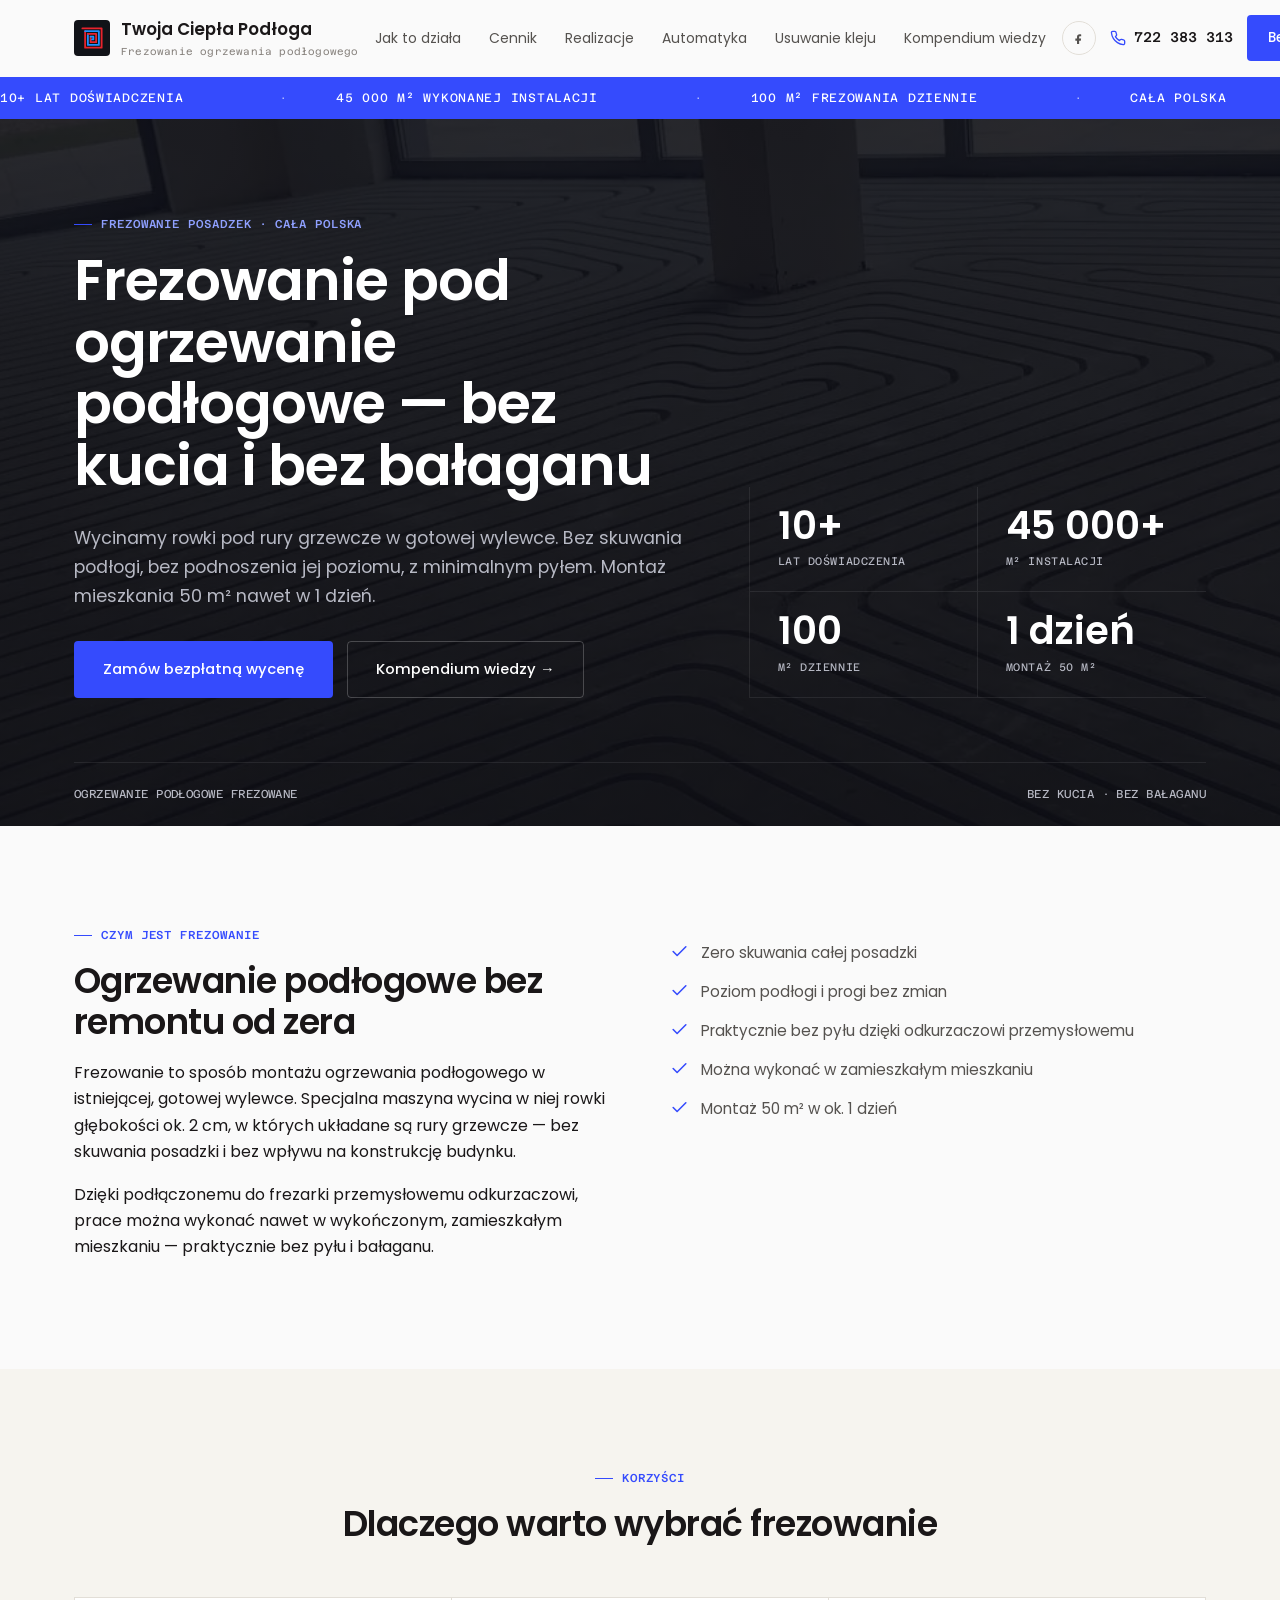
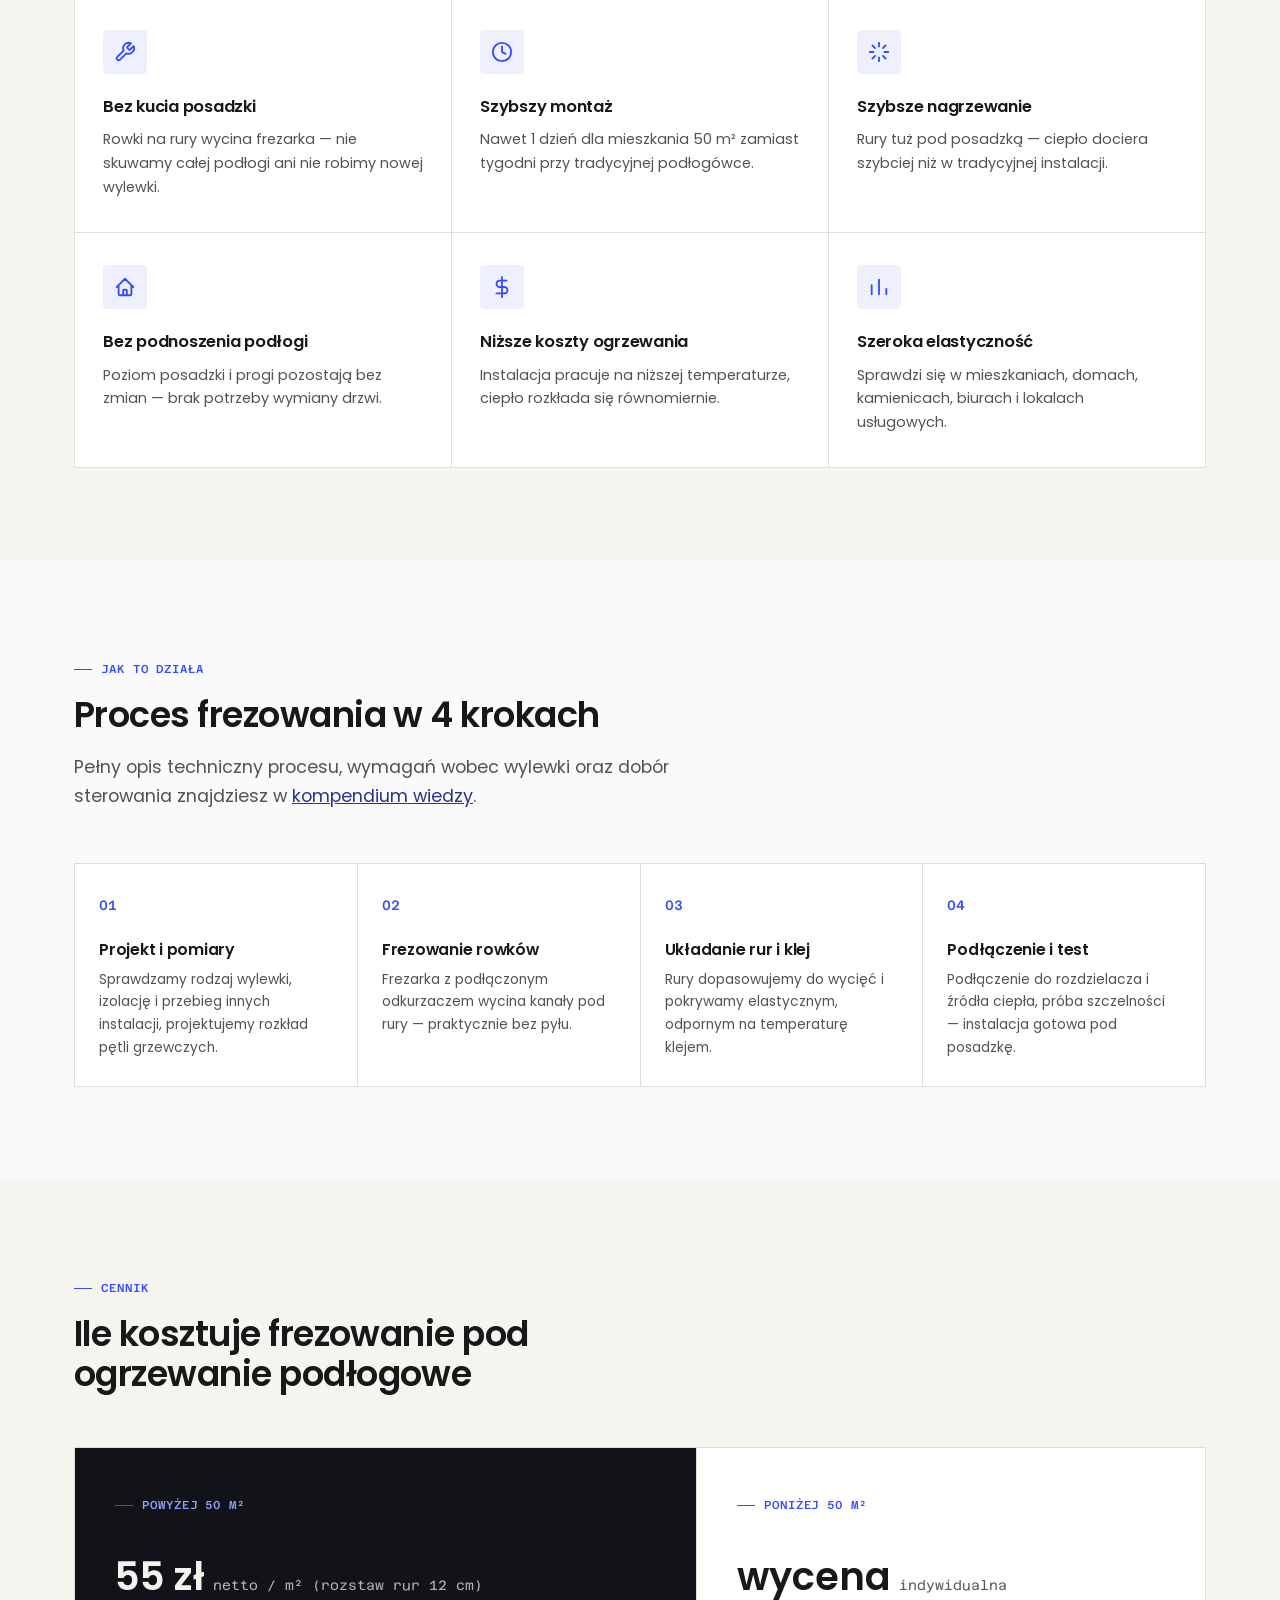
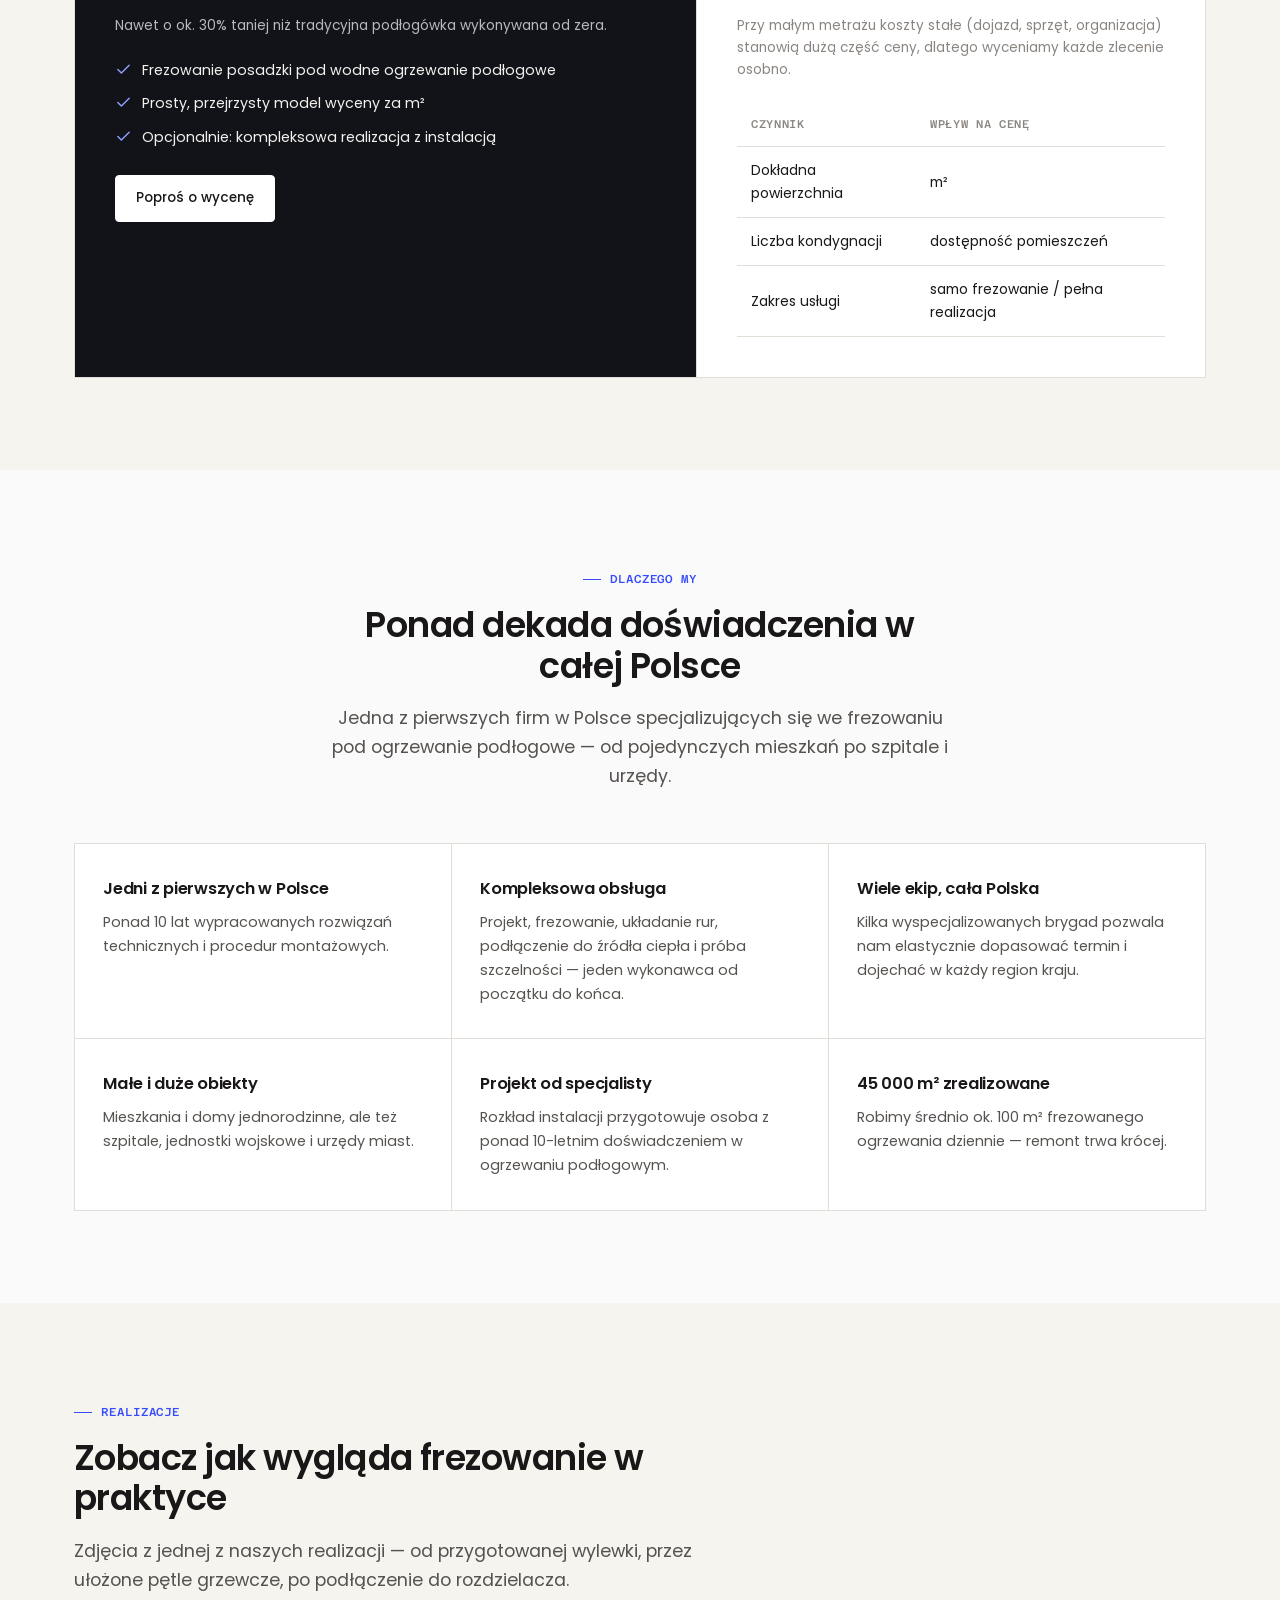
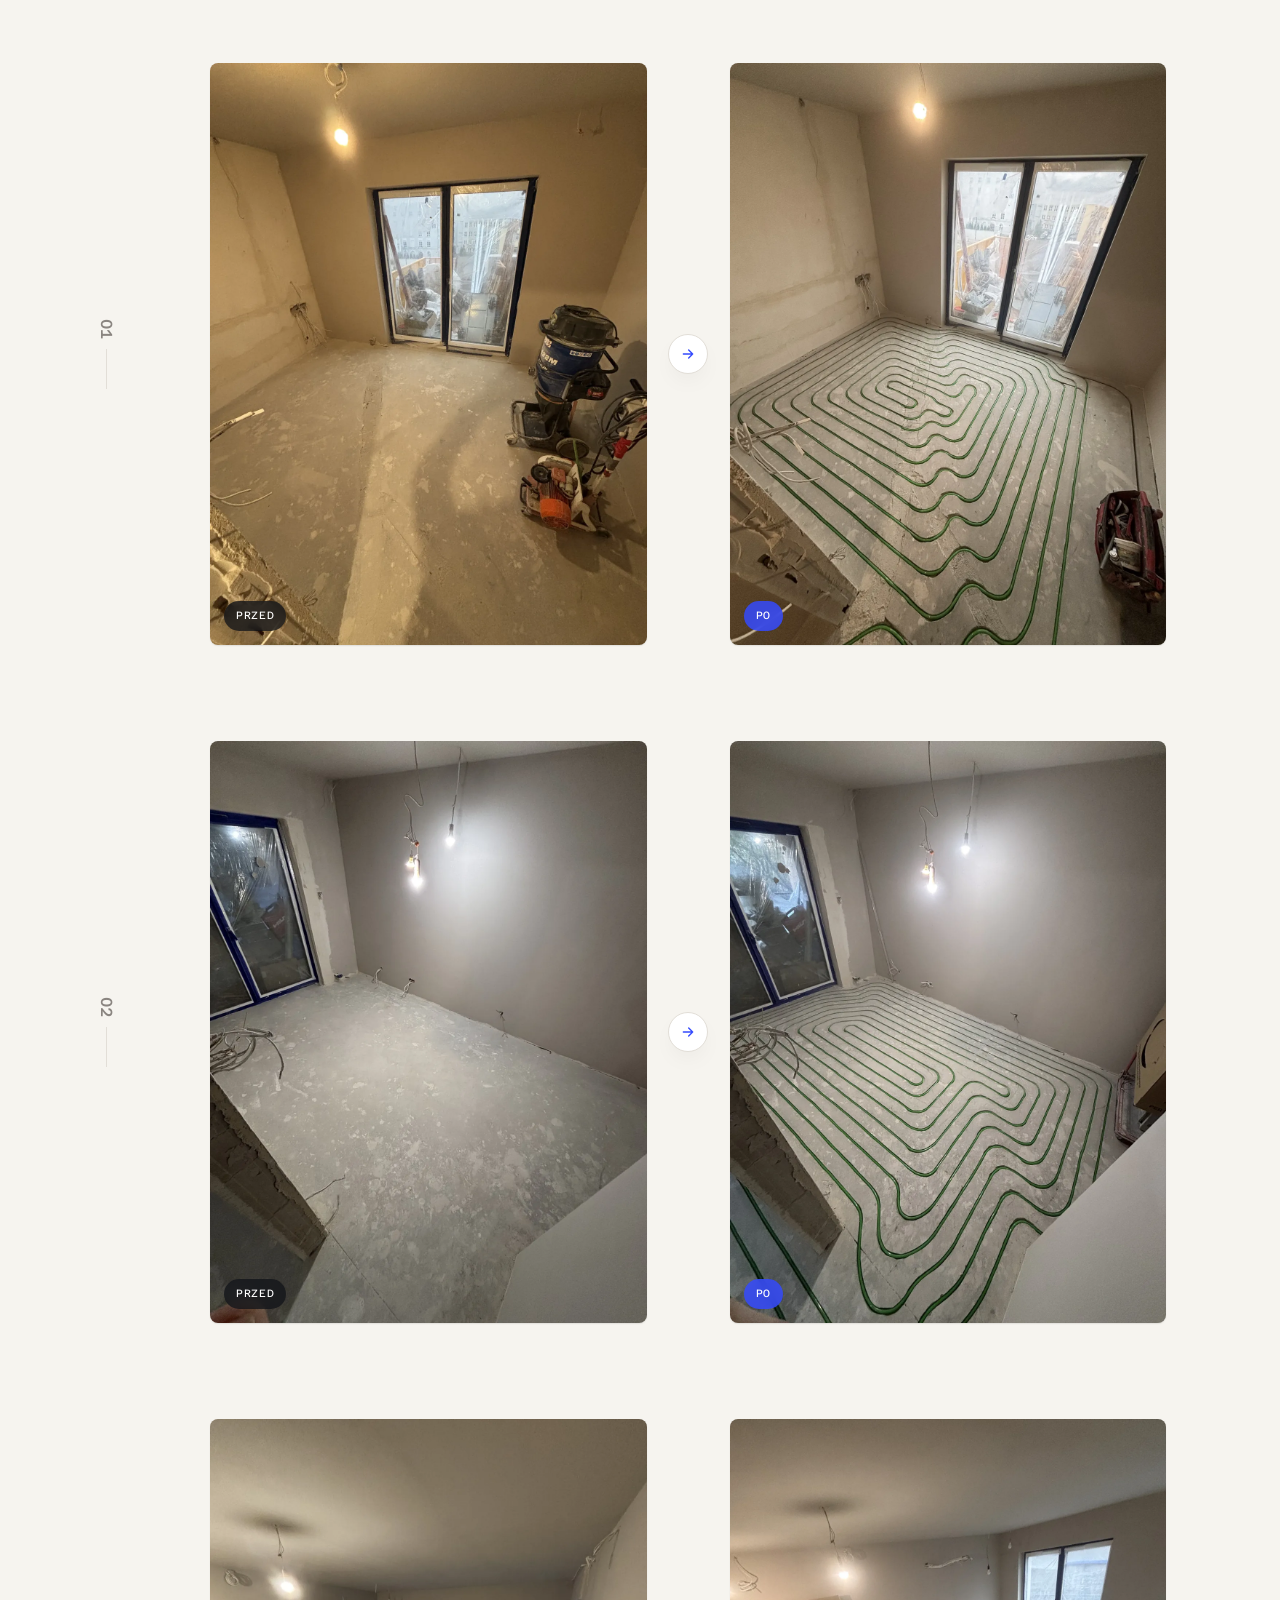
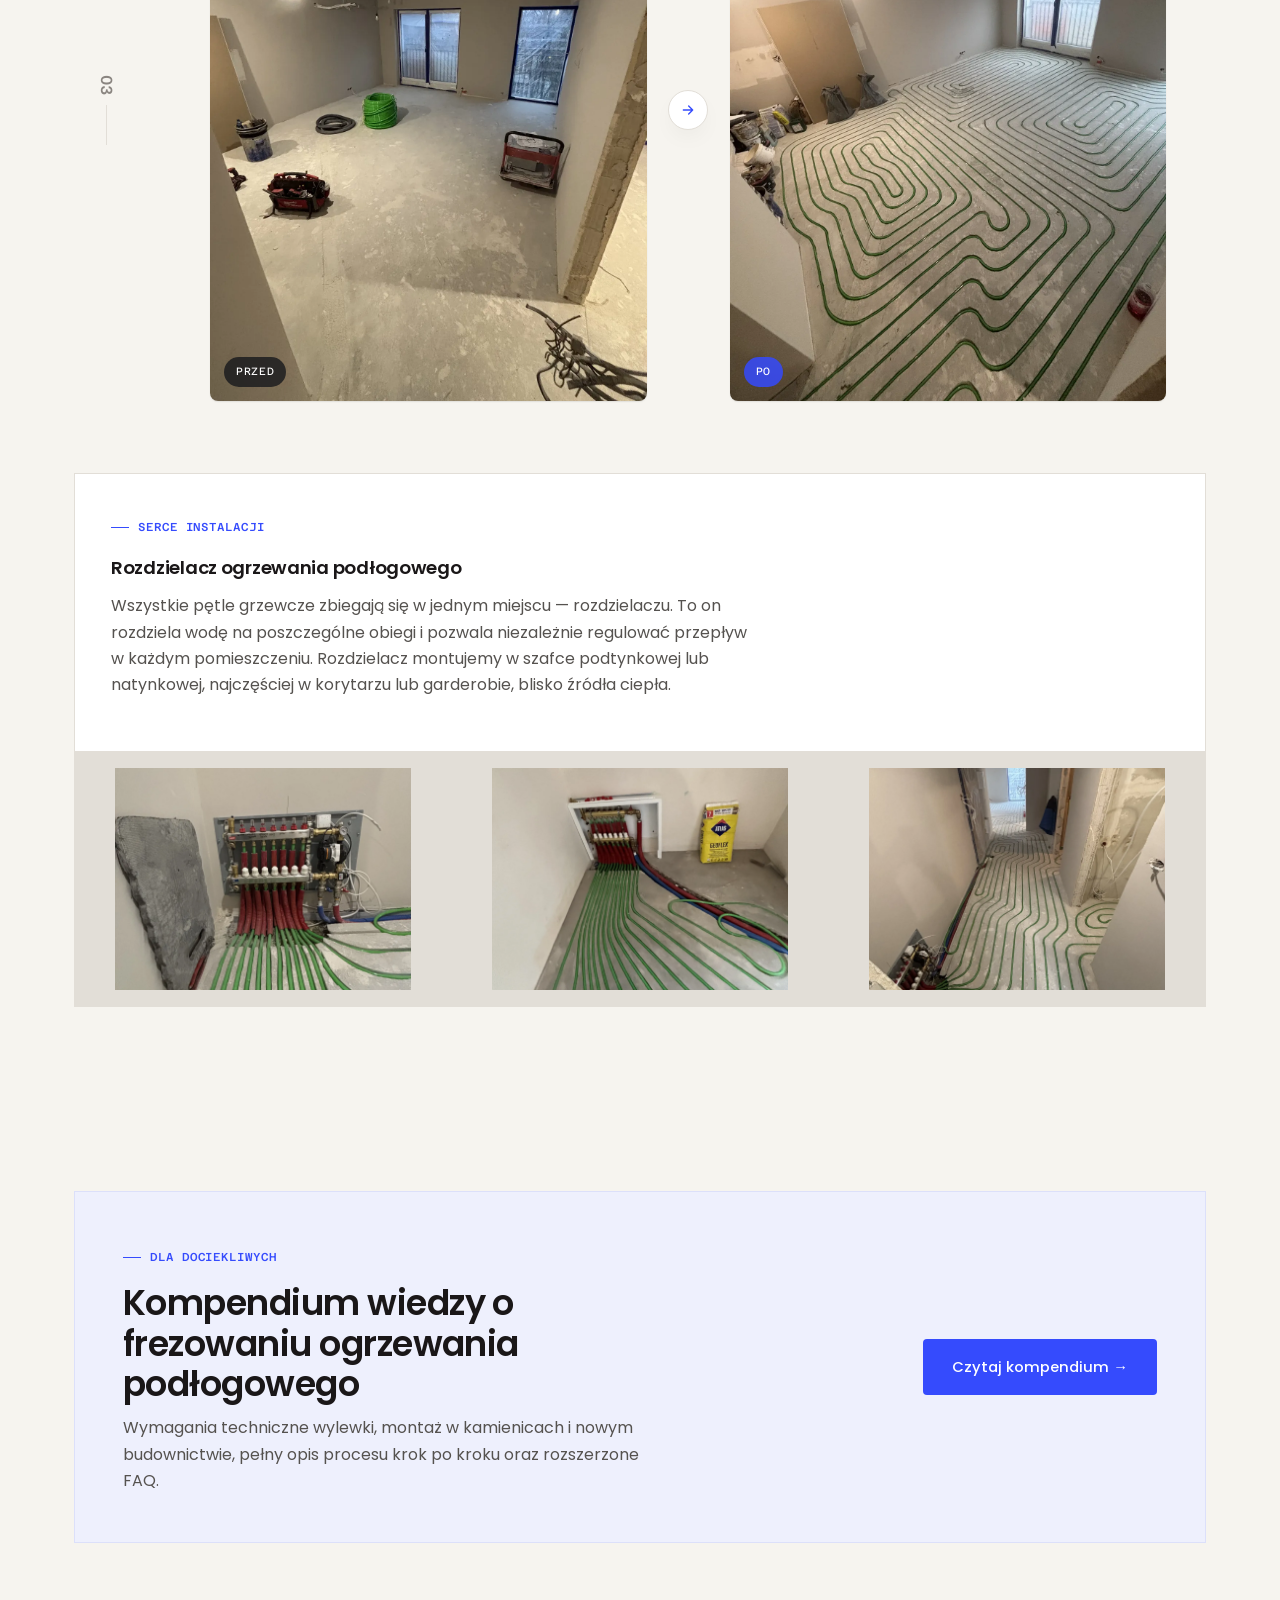
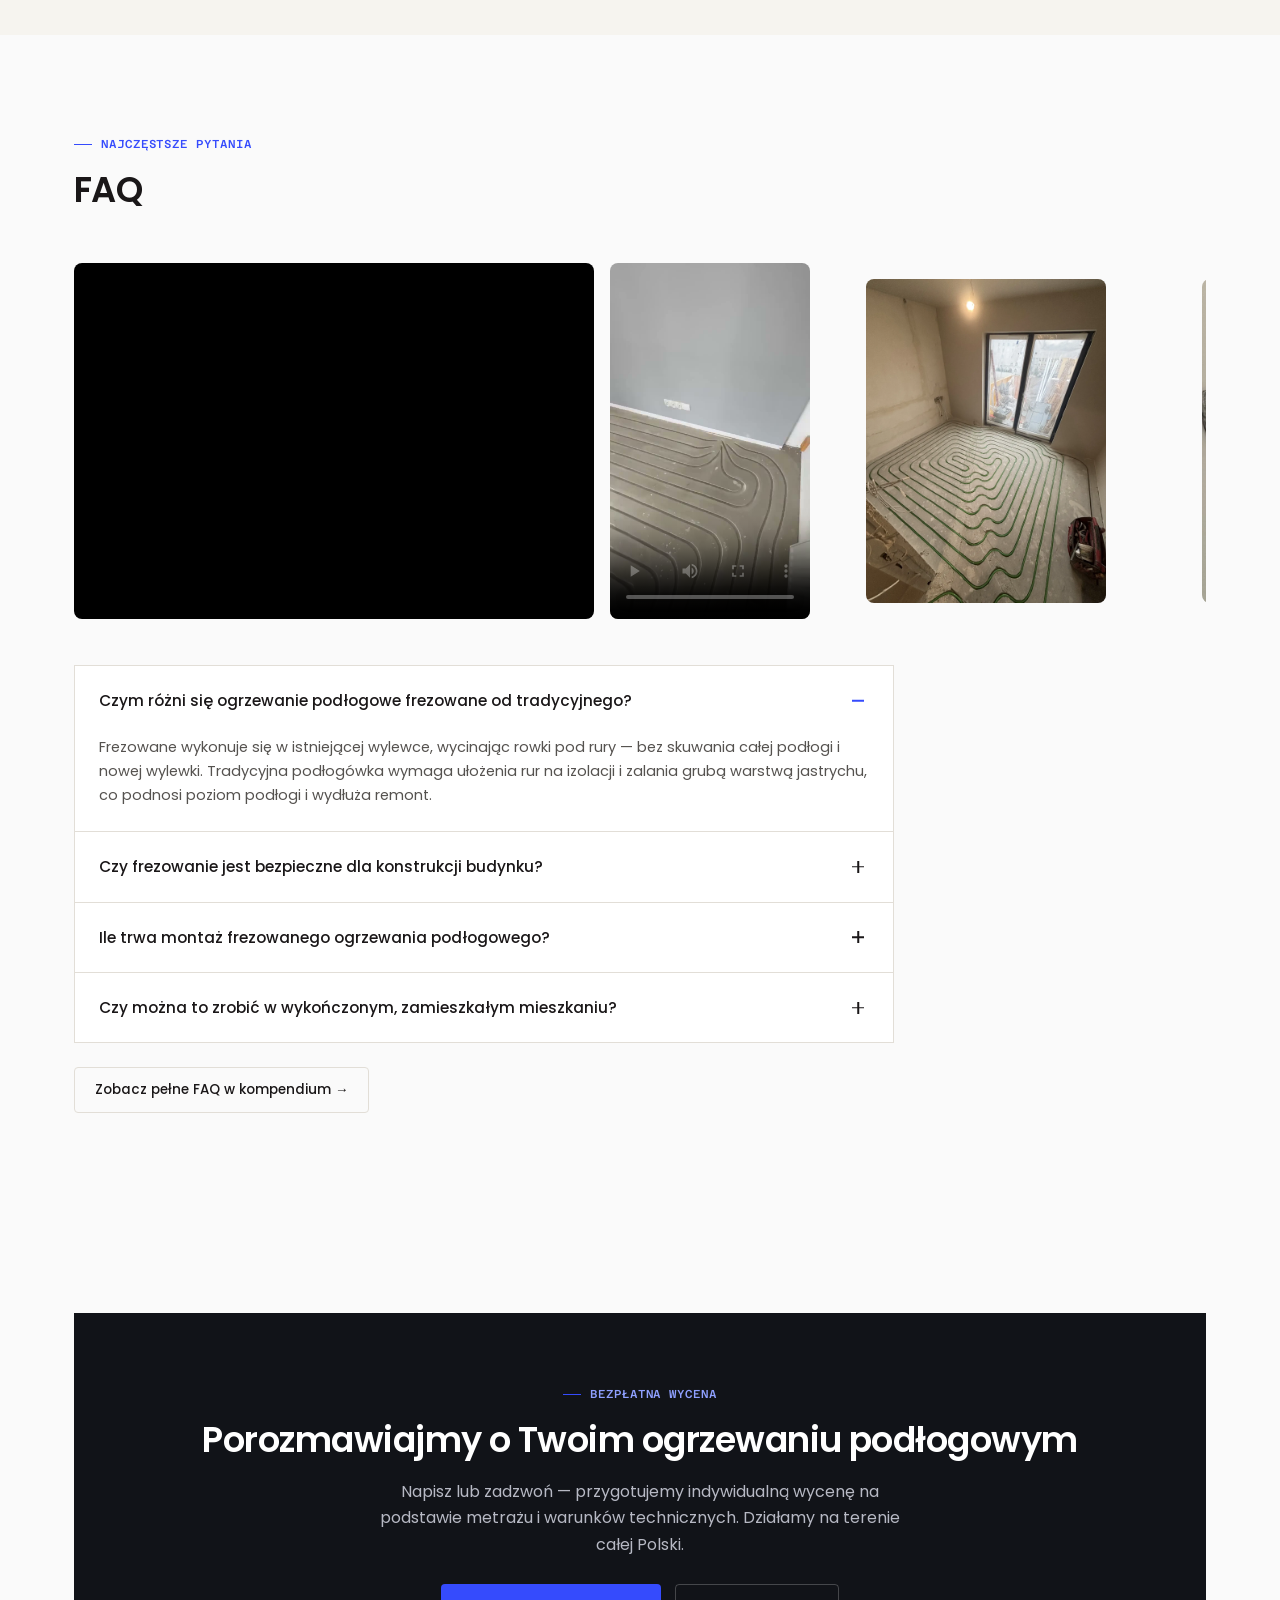
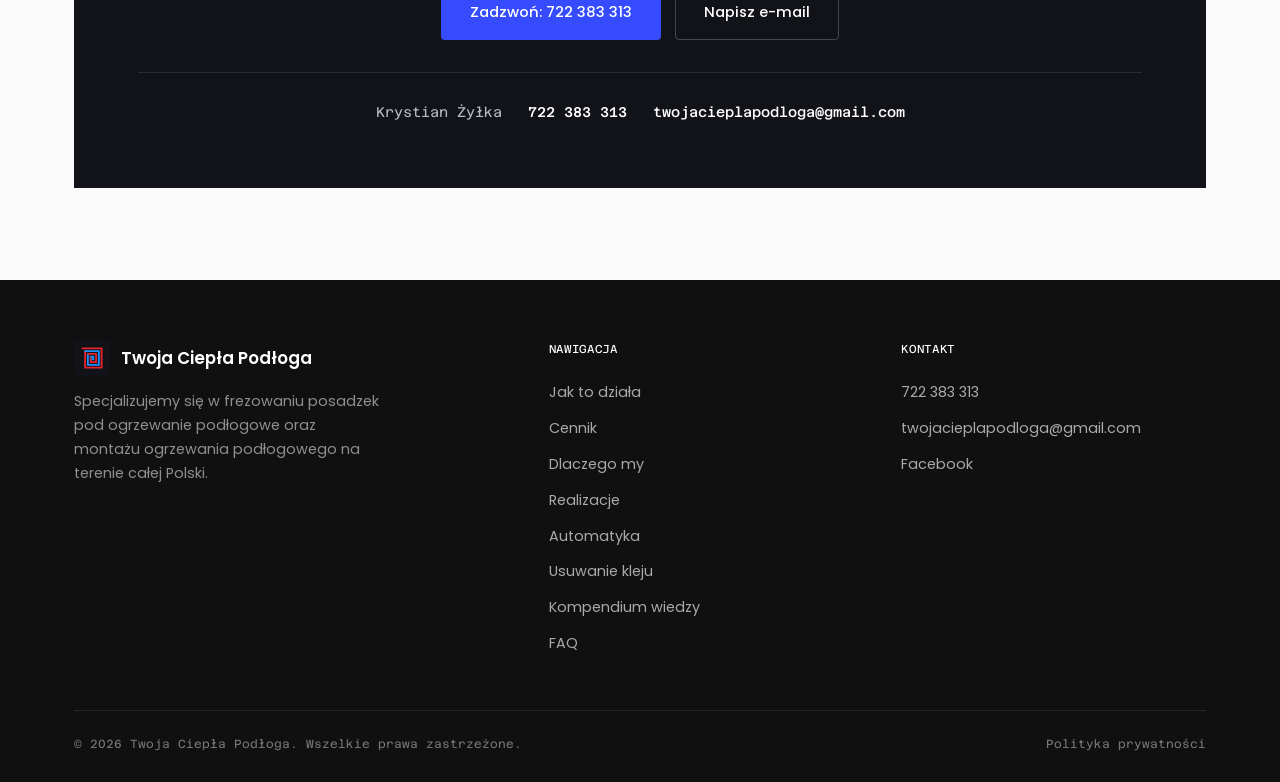
<file: index.html>
<!doctype html>
<html lang="pl">
<head>
<meta charset="utf-8">
<meta name="viewport" content="width=device-width, initial-scale=1">
<title>Frezowanie pod ogrzewanie podłogowe bez kucia i bałaganu | Twoja Ciepła Podłoga</title>
<meta name="description" content="Frezowanie pod ogrzewanie podłogowe w istniejącej wylewce — bez kucia, bez podnoszenia poziomu podłogi. Montaż nawet w 1 dzień, cała Polska. Bezpłatna wycena.">
<link rel="canonical" href="https://twojacieplapodloga.pl/frezowanie-pod-ogrzewanie-podlogowe">
<meta name="theme-color" content="#ffffff">
<link rel="icon" type="image/svg+xml" href="data:image/svg+xml,%3Csvg xmlns='http://www.w3.org/2000/svg' viewBox='0 0 96 96'%3E%3Crect width='96' height='96' rx='20' fill='%23101010'/%3E%3Cpath d='M12,12 L84,12 L84,84 L24,84 L24,24' stroke='%23e8232c' stroke-width='9' fill='none' stroke-linecap='round' stroke-linejoin='round'/%3E%3Cpath d='M24,24 L72,24 L72,72 L34,72 L34,34' stroke='%231e90ff' stroke-width='9' fill='none' stroke-linecap='round' stroke-linejoin='round'/%3E%3Cpath d='M34,34 L62,34 L62,62 L44,62 L44,46' stroke='%23e8232c' stroke-width='9' fill='none' stroke-linecap='round' stroke-linejoin='round'/%3E%3C/svg%3E">

<meta property="og:type" content="website">
<meta property="og:locale" content="pl_PL">
<meta property="og:title" content="Frezowanie pod ogrzewanie podłogowe bez kucia i bałaganu">
<meta property="og:description" content="Profesjonalne frezowanie posadzek pod ogrzewanie podłogowe. Bez kucia, bez podnoszenia poziomu podłogi. Montaż w 1 dzień. Cała Polska.">
<meta property="og:url" content="https://twojacieplapodloga.pl/frezowanie-pod-ogrzewanie-podlogowe">
<meta property="og:site_name" content="Twoja Ciepła Podłoga">
<meta name="twitter:card" content="summary_large_image">

<link rel="preconnect" href="https://fonts.googleapis.com">
<link rel="preconnect" href="https://fonts.gstatic.com" crossorigin>
<link href="https://fonts.googleapis.com/css2?family=Azeret+Mono:wght@400;500&family=Poppins:wght@400;500;600;700&display=swap" rel="stylesheet">
<link rel="stylesheet" href="assets/css/style.css">

<script type="application/ld+json">
{
  "@context": "https://schema.org",
  "@type": "Service",
  "serviceType": "Frezowanie pod ogrzewanie podłogowe",
  "provider": {
    "@type": "LocalBusiness",
    "name": "Twoja Ciepła Podłoga",
    "telephone": "+48722383313",
    "email": "twojacieplapodloga@gmail.com",
    "areaServed": "PL",
    "url": "https://twojacieplapodloga.pl"
  },
  "areaServed": {
    "@type": "Country",
    "name": "Polska"
  },
  "description": "Profesjonalne frezowanie posadzek pod ogrzewanie podłogowe w istniejącej wylewce, bez kucia i podnoszenia poziomu podłogi."
}
</script>
<script type="application/ld+json">
{
  "@context": "https://schema.org",
  "@type": "FAQPage",
  "mainEntity": [
    {
      "@type": "Question",
      "name": "Czym różni się ogrzewanie podłogowe frezowane od tradycyjnego?",
      "acceptedAnswer": {
        "@type": "Answer",
        "text": "Ogrzewanie frezowane wykonuje się w istniejącej wylewce, wycinając w niej rowki pod rury — bez skuwania całej podłogi i bez nowej wylewki. Tradycyjna podłogówka wymaga ułożenia rur na izolacji i zalania grubą warstwą jastrychu, co podnosi poziom podłogi i wydłuża remont."
      }
    },
    {
      "@type": "Question",
      "name": "Czy frezowanie jest bezpieczne dla konstrukcji budynku?",
      "acceptedAnswer": {
        "@type": "Answer",
        "text": "Tak. Frezowanie wykonywane jest wyłącznie w warstwie wylewki, na głębokość ok. 2 cm — nie ingeruje w strop ani elementy konstrukcyjne budynku."
      }
    },
    {
      "@type": "Question",
      "name": "Ile trwa montaż frezowanego ogrzewania podłogowego?",
      "acceptedAnswer": {
        "@type": "Answer",
        "text": "Mieszkanie ok. 50 m2 to zwykle 1 dzień pracy, większe mieszkania i domy 2–3 dni robocze. Duże obiekty wyceniane i planowane są indywidualnie."
      }
    },
    {
      "@type": "Question",
      "name": "Ile kosztuje frezowanie pod ogrzewanie podłogowe?",
      "acceptedAnswer": {
        "@type": "Answer",
        "text": "Dla powierzchni powyżej 50 m2 stosujemy stawkę 55 zł netto za 1 m2 przy rozstawie rur co 12 cm. Mniejsze powierzchnie wyceniamy indywidualnie ze względu na koszty stałe."
      }
    }
  ]
}
</script>
</head>
<body>

<header class="site-header">
  <div class="container">
    <a href="/" class="brand">
      <span class="brand-mark">
        <svg viewBox="0 0 96 96" fill="none">
          <path d="M6,6 L90,6 L90,90 L18,90 L18,18" stroke="#e8232c" stroke-width="8" stroke-linecap="round" stroke-linejoin="round"/>
          <path d="M18,18 L78,18 L78,78 L30,78 L30,30" stroke="#1e90ff" stroke-width="8" stroke-linecap="round" stroke-linejoin="round"/>
          <path d="M30,30 L66,30 L66,66 L42,66 L42,42" stroke="#e8232c" stroke-width="8" stroke-linecap="round" stroke-linejoin="round"/>
          <path d="M42,42 L54,42 L54,54 L48,54" stroke="#1e90ff" stroke-width="8" stroke-linecap="round" stroke-linejoin="round"/>
        </svg>
      </span>
      <span>Twoja Ciepła Podłoga<small>Frezowanie ogrzewania podłogowego</small></span>
    </a>

    <nav class="main-nav" aria-label="Nawigacja główna" id="main-nav">
      <a href="#proces">Jak to działa</a>
      <a href="#cennik">Cennik</a>
      <a href="#realizacje">Realizacje</a>
      <a href="automatyka.html">Automatyka</a>
      <a href="usuwanie-kleju.html">Usuwanie kleju</a>
      <a href="kompendium-wiedzy.html">Kompendium wiedzy</a>
      <div class="mobile-only">
        <a href="tel:722383313" class="phone-link">
          <svg viewBox="0 0 24 24" fill="none" stroke="currentColor" stroke-width="2" stroke-linecap="round" stroke-linejoin="round"><path d="M22 16.92v3a2 2 0 0 1-2.18 2 19.79 19.79 0 0 1-8.63-3.07 19.5 19.5 0 0 1-6-6 19.79 19.79 0 0 1-3.07-8.67A2 2 0 0 1 4.11 2h3a2 2 0 0 1 2 1.72c.127.96.361 1.903.7 2.81a2 2 0 0 1-.45 2.11L8.09 9.91a16 16 0 0 0 6 6l1.27-1.27a2 2 0 0 1 2.11-.45c.907.339 1.85.573 2.81.7A2 2 0 0 1 22 16.92z"/></svg>
          722 383 313
        </a>
        <a href="#kontakt" class="btn btn-primary btn-sm">Bezpłatna wycena</a>
      </div>
    </nav>

    <div class="header-cta">
      <a href="https://www.facebook.com/twojacieplapodloga/" target="_blank" rel="noopener" class="social-link" aria-label="Nasz profil na Facebooku">
        <svg viewBox="0 0 24 24" fill="currentColor"><path d="M13.5 9.5H15.3V6.6C15 6.6 14 6.5 12.9 6.5c-2.3 0-3.9 1.4-3.9 4v2.4H6.5v3.2h2.5V21h3.2v-4.9h2.5l.4-3.2h-2.9v-2.1c0-.9.3-1.3 1.3-1.3Z"/></svg>
      </a>
      <a href="tel:722383313" class="phone-link">
        <svg viewBox="0 0 24 24" fill="none" stroke="currentColor" stroke-width="2" stroke-linecap="round" stroke-linejoin="round"><path d="M22 16.92v3a2 2 0 0 1-2.18 2 19.79 19.79 0 0 1-8.63-3.07 19.5 19.5 0 0 1-6-6 19.79 19.79 0 0 1-3.07-8.67A2 2 0 0 1 4.11 2h3a2 2 0 0 1 2 1.72c.127.96.361 1.903.7 2.81a2 2 0 0 1-.45 2.11L8.09 9.91a16 16 0 0 0 6 6l1.27-1.27a2 2 0 0 1 2.11-.45c.907.339 1.85.573 2.81.7A2 2 0 0 1 22 16.92z"/></svg>
        722 383 313
      </a>
      <a href="#kontakt" class="btn btn-primary btn-sm">Bezpłatna wycena</a>
      <button type="button" class="nav-toggle" aria-label="Otwórz menu" aria-expanded="false" aria-controls="main-nav">
        <span class="bars"><span></span><span></span><span></span></span>
      </button>
    </div>
  </div>
</header>

<div class="ticker" aria-hidden="true">
  <div class="ticker-track">
    <span>10+ lat doświadczenia</span>
    <span>45 000 m² wykonanej instalacji</span>
    <span>100 m² frezowania dziennie</span>
    <span>Cała Polska</span>
    <span>10+ lat doświadczenia</span>
    <span>45 000 m² wykonanej instalacji</span>
    <span>100 m² frezowania dziennie</span>
    <span>Cała Polska</span>
  </div>
</div>

<main>

  <!-- HERO -->
  <section class="hero">
    <div class="container">
      <div class="hero-grid">
        <div class="hero-copy reveal">
          <span class="eyebrow on-dark">Frezowanie posadzek · cała Polska</span>
          <h1>Frezowanie pod ogrzewanie podłogowe — bez kucia i bez bałaganu</h1>
          <p class="lede">Wycinamy rowki pod rury grzewcze w gotowej wylewce. Bez skuwania podłogi, bez podnoszenia jej poziomu, z minimalnym pyłem. Montaż mieszkania 50 m² nawet w 1 dzień.</p>

          <div class="hero-actions">
            <a href="#kontakt" class="btn btn-primary">Zamów bezpłatną wycenę</a>
            <a href="kompendium-wiedzy.html" class="btn btn-ghost">Kompendium wiedzy →</a>
          </div>
        </div>

        <div class="hero-stats reveal" style="transition-delay:.1s">
          <div class="hero-stat">
            <div class="num"><span data-count-to="10" data-suffix="+">0</span></div>
            <div class="lbl">lat doświadczenia</div>
          </div>
          <div class="hero-stat">
            <div class="num"><span data-count-to="45000" data-suffix="+">0</span></div>
            <div class="lbl">m² instalacji</div>
          </div>
          <div class="hero-stat">
            <div class="num"><span data-count-to="100">0</span></div>
            <div class="lbl">m² dziennie</div>
          </div>
          <div class="hero-stat">
            <div class="num">1 dzień</div>
            <div class="lbl">montaż 50 m²</div>
          </div>
        </div>
      </div>

      <div class="hero-foot">
        <span>Ogrzewanie podłogowe frezowane</span>
        <span>Bez kucia · bez bałaganu</span>
      </div>
    </div>
  </section>

  <!-- INTRO -->
  <section class="section" id="czym-jest">
    <div class="container intro-grid">
      <div class="reveal">
        <span class="eyebrow">Czym jest frezowanie</span>
        <h2>Ogrzewanie podłogowe bez remontu od zera</h2>
        <p>Frezowanie to sposób montażu ogrzewania podłogowego w istniejącej, gotowej wylewce. Specjalna maszyna wycina w niej rowki głębokości ok. 2 cm, w których układane są rury grzewcze — bez skuwania posadzki i bez wpływu na konstrukcję budynku.</p>
        <p>Dzięki podłączonemu do frezarki przemysłowemu odkurzaczowi, prace można wykonać nawet w wykończonym, zamieszkałym mieszkaniu — praktycznie bez pyłu i bałaganu.</p>
      </div>
      <ul class="intro-list reveal" style="transition-delay:.1s">
        <li><svg viewBox="0 0 24 24" fill="none" stroke="currentColor" stroke-width="2" stroke-linecap="round" stroke-linejoin="round"><path d="M20 6 9 17l-5-5"/></svg> Zero skuwania całej posadzki</li>
        <li><svg viewBox="0 0 24 24" fill="none" stroke="currentColor" stroke-width="2" stroke-linecap="round" stroke-linejoin="round"><path d="M20 6 9 17l-5-5"/></svg> Poziom podłogi i progi bez zmian</li>
        <li><svg viewBox="0 0 24 24" fill="none" stroke="currentColor" stroke-width="2" stroke-linecap="round" stroke-linejoin="round"><path d="M20 6 9 17l-5-5"/></svg> Praktycznie bez pyłu dzięki odkurzaczowi przemysłowemu</li>
        <li><svg viewBox="0 0 24 24" fill="none" stroke="currentColor" stroke-width="2" stroke-linecap="round" stroke-linejoin="round"><path d="M20 6 9 17l-5-5"/></svg> Można wykonać w zamieszkałym mieszkaniu</li>
        <li><svg viewBox="0 0 24 24" fill="none" stroke="currentColor" stroke-width="2" stroke-linecap="round" stroke-linejoin="round"><path d="M20 6 9 17l-5-5"/></svg> Montaż 50 m² w ok. 1 dzień</li>
      </ul>
    </div>
  </section>

  <!-- BENEFITS -->
  <section class="section section-alt">
    <div class="container">
      <div class="section-head center reveal">
        <span class="eyebrow">Korzyści</span>
        <h2>Dlaczego warto wybrać frezowanie</h2>
      </div>
      <div class="grid-3 reveal-stagger">
        <div class="card reveal" style="--i:0">
          <div class="card-icon"><svg viewBox="0 0 24 24" fill="none" stroke="currentColor" stroke-width="2" stroke-linecap="round" stroke-linejoin="round"><path d="M14.7 6.3a1 1 0 0 0 0 1.4l1.6 1.6a1 1 0 0 0 1.4 0l3.77-3.77a6 6 0 0 1-7.94 7.94l-6.91 6.91a2.12 2.12 0 0 1-3-3l6.91-6.91a6 6 0 0 1 7.94-7.94l-3.76 3.76z"/></svg></div>
          <h3>Bez kucia posadzki</h3>
          <p>Rowki na rury wycina frezarka — nie skuwamy całej podłogi ani nie robimy nowej wylewki.</p>
        </div>
        <div class="card reveal" style="--i:1">
          <div class="card-icon"><svg viewBox="0 0 24 24" fill="none" stroke="currentColor" stroke-width="2" stroke-linecap="round" stroke-linejoin="round"><circle cx="12" cy="12" r="10"/><path d="M12 6v6l4 2"/></svg></div>
          <h3>Szybszy montaż</h3>
          <p>Nawet 1 dzień dla mieszkania 50 m² zamiast tygodni przy tradycyjnej podłogówce.</p>
        </div>
        <div class="card reveal" style="--i:2">
          <div class="card-icon"><svg viewBox="0 0 24 24" fill="none" stroke="currentColor" stroke-width="2" stroke-linecap="round" stroke-linejoin="round"><path d="M12 2v4M12 18v4M4.9 4.9l2.8 2.8M16.3 16.3l2.8 2.8M2 12h4M18 12h4M4.9 19.1l2.8-2.8M16.3 7.7l2.8-2.8"/></svg></div>
          <h3>Szybsze nagrzewanie</h3>
          <p>Rury tuż pod posadzką — ciepło dociera szybciej niż w tradycyjnej instalacji.</p>
        </div>
        <div class="card reveal" style="--i:3">
          <div class="card-icon"><svg viewBox="0 0 24 24" fill="none" stroke="currentColor" stroke-width="2" stroke-linecap="round" stroke-linejoin="round"><path d="M3 12l2-2m0 0 7-7 7 7M5 10v10a1 1 0 0 0 1 1h3m10-11 2 2m-2-2v10a1 1 0 0 1-1 1h-3m-6 0a1 1 0 0 0 1-1v-4a1 1 0 0 1 1-1h2a1 1 0 0 1 1 1v4a1 1 0 0 0 1 1m-6 0h6"/></svg></div>
          <h3>Bez podnoszenia podłogi</h3>
          <p>Poziom posadzki i progi pozostają bez zmian — brak potrzeby wymiany drzwi.</p>
        </div>
        <div class="card reveal" style="--i:4">
          <div class="card-icon"><svg viewBox="0 0 24 24" fill="none" stroke="currentColor" stroke-width="2" stroke-linecap="round" stroke-linejoin="round"><path d="M12 1v22M17 5H9.5a3.5 3.5 0 0 0 0 7h5a3.5 3.5 0 0 1 0 7H6"/></svg></div>
          <h3>Niższe koszty ogrzewania</h3>
          <p>Instalacja pracuje na niższej temperaturze, ciepło rozkłada się równomiernie.</p>
        </div>
        <div class="card reveal" style="--i:5">
          <div class="card-icon"><svg viewBox="0 0 24 24" fill="none" stroke="currentColor" stroke-width="2" stroke-linecap="round" stroke-linejoin="round"><path d="M20 20v-6M4 20V10M12 20V4"/></svg></div>
          <h3>Szeroka elastyczność</h3>
          <p>Sprawdzi się w mieszkaniach, domach, kamienicach, biurach i lokalach usługowych.</p>
        </div>
      </div>
    </div>
  </section>

  <!-- PROCESS -->
  <section class="section" id="proces">
    <div class="container">
      <div class="section-head reveal">
        <span class="eyebrow">Jak to działa</span>
        <h2>Proces frezowania w 4 krokach</h2>
        <p class="lede">Pełny opis techniczny procesu, wymagań wobec wylewki oraz dobór sterowania znajdziesz w <a href="kompendium-wiedzy.html" style="color:var(--accent-dark);text-decoration:underline;">kompendium wiedzy</a>.</p>
      </div>
      <div class="steps">
        <div class="step reveal" style="--i:0">
          <div class="step-num"></div>
          <h3>Projekt i pomiary</h3>
          <p>Sprawdzamy rodzaj wylewki, izolację i przebieg innych instalacji, projektujemy rozkład pętli grzewczych.</p>
        </div>
        <div class="step reveal" style="--i:1">
          <div class="step-num"></div>
          <h3>Frezowanie rowków</h3>
          <p>Frezarka z podłączonym odkurzaczem wycina kanały pod rury — praktycznie bez pyłu.</p>
        </div>
        <div class="step reveal" style="--i:2">
          <div class="step-num"></div>
          <h3>Układanie rur i klej</h3>
          <p>Rury dopasowujemy do wycięć i pokrywamy elastycznym, odpornym na temperaturę klejem.</p>
        </div>
        <div class="step reveal" style="--i:3">
          <div class="step-num"></div>
          <h3>Podłączenie i test</h3>
          <p>Podłączenie do rozdzielacza i źródła ciepła, próba szczelności — instalacja gotowa pod posadzkę.</p>
        </div>
      </div>
    </div>
  </section>

  <!-- PRICING -->
  <section class="section section-alt" id="cennik">
    <div class="container">
      <div class="section-head reveal">
        <span class="eyebrow">Cennik</span>
        <h2>Ile kosztuje frezowanie pod ogrzewanie podłogowe</h2>
      </div>

      <div class="pricing-wrap">
        <div class="price-card featured reveal">
          <span class="eyebrow on-dark">Powyżej 50 m²</span>
          <div class="price-tag">
            <span class="amount">55 zł</span>
            <span class="unit">netto / m² (rozstaw rur 12 cm)</span>
          </div>
          <p class="price-note">Nawet o ok. 30% taniej niż tradycyjna podłogówka wykonywana od zera.</p>
          <ul class="price-list">
            <li><svg viewBox="0 0 24 24" fill="none" stroke="currentColor" stroke-width="2" stroke-linecap="round" stroke-linejoin="round"><path d="M20 6 9 17l-5-5"/></svg> Frezowanie posadzki pod wodne ogrzewanie podłogowe</li>
            <li><svg viewBox="0 0 24 24" fill="none" stroke="currentColor" stroke-width="2" stroke-linecap="round" stroke-linejoin="round"><path d="M20 6 9 17l-5-5"/></svg> Prosty, przejrzysty model wyceny za m²</li>
            <li><svg viewBox="0 0 24 24" fill="none" stroke="currentColor" stroke-width="2" stroke-linecap="round" stroke-linejoin="round"><path d="M20 6 9 17l-5-5"/></svg> Opcjonalnie: kompleksowa realizacja z instalacją</li>
          </ul>
          <a href="#kontakt" class="btn btn-light btn-sm">Poproś o wycenę</a>
        </div>

        <div class="price-card reveal" style="transition-delay:.1s">
          <span class="eyebrow">Poniżej 50 m²</span>
          <div class="price-tag">
            <span class="amount">wycena</span>
            <span class="unit">indywidualna</span>
          </div>
          <p class="price-note">Przy małym metrażu koszty stałe (dojazd, sprzęt, organizacja) stanowią dużą część ceny, dlatego wyceniamy każde zlecenie osobno.</p>
          <table class="price-table">
            <thead><tr><th>Czynnik</th><th>Wpływ na cenę</th></tr></thead>
            <tbody>
              <tr><td>Dokładna powierzchnia</td><td>m²</td></tr>
              <tr><td>Liczba kondygnacji</td><td>dostępność pomieszczeń</td></tr>
              <tr><td>Zakres usługi</td><td>samo frezowanie / pełna realizacja</td></tr>
            </tbody>
          </table>
        </div>
      </div>
    </div>
  </section>

  <!-- WHY US -->
  <section class="section" id="dlaczego-my">
    <div class="container">
      <div class="section-head center reveal">
        <span class="eyebrow">Dlaczego my</span>
        <h2>Ponad dekada doświadczenia w całej Polsce</h2>
        <p class="lede" style="margin-inline:auto;">Jedna z pierwszych firm w Polsce specjalizujących się we frezowaniu pod ogrzewanie podłogowe — od pojedynczych mieszkań po szpitale i urzędy.</p>
      </div>

      <div class="grid-3 reveal-stagger">
        <div class="card reveal" style="--i:0">
          <h3>Jedni z pierwszych w Polsce</h3>
          <p>Ponad 10 lat wypracowanych rozwiązań technicznych i procedur montażowych.</p>
        </div>
        <div class="card reveal" style="--i:1">
          <h3>Kompleksowa obsługa</h3>
          <p>Projekt, frezowanie, układanie rur, podłączenie do źródła ciepła i próba szczelności — jeden wykonawca od początku do końca.</p>
        </div>
        <div class="card reveal" style="--i:2">
          <h3>Wiele ekip, cała Polska</h3>
          <p>Kilka wyspecjalizowanych brygad pozwala nam elastycznie dopasować termin i dojechać w każdy region kraju.</p>
        </div>
        <div class="card reveal" style="--i:3">
          <h3>Małe i duże obiekty</h3>
          <p>Mieszkania i domy jednorodzinne, ale też szpitale, jednostki wojskowe i urzędy miast.</p>
        </div>
        <div class="card reveal" style="--i:4">
          <h3>Projekt od specjalisty</h3>
          <p>Rozkład instalacji przygotowuje osoba z ponad 10-letnim doświadczeniem w ogrzewaniu podłogowym.</p>
        </div>
        <div class="card reveal" style="--i:5">
          <h3>45 000 m² zrealizowane</h3>
          <p>Robimy średnio ok. 100 m² frezowanego ogrzewania dziennie — remont trwa krócej.</p>
        </div>
      </div>
    </div>
  </section>

  <!-- REALIZACJE -->
  <section class="section section-alt" id="realizacje">
    <div class="container">
      <div class="section-head reveal">
        <span class="eyebrow">Realizacje</span>
        <h2>Zobacz jak wygląda frezowanie w praktyce</h2>
        <p class="lede">Zdjęcia z jednej z naszych realizacji — od przygotowanej wylewki, przez ułożone pętle grzewcze, po podłączenie do rozdzielacza.</p>
      </div>

      <div class="compare-list">
        <div class="compare-pair reveal">
          <span class="compare-index">01</span>
          <div class="compare-photos">
            <figure class="compare-photo">
              <img src="assets/img/realizacje/przed-01.webp" alt="Przygotowana wylewka przed frezowaniem, pusty pokój" loading="lazy">
              <span class="compare-tag">Przed</span>
            </figure>
            <figure class="compare-photo">
              <img src="assets/img/realizacje/po-01.webp" alt="Ułożone pętle grzewcze ogrzewania podłogowego w tym samym pomieszczeniu" loading="lazy">
              <span class="compare-tag tag-after">Po</span>
            </figure>
            <span class="compare-divider" aria-hidden="true">
              <svg viewBox="0 0 24 24" fill="none" stroke="currentColor" stroke-width="2" stroke-linecap="round" stroke-linejoin="round"><path d="M5 12h14M13 6l6 6-6 6"/></svg>
            </span>
          </div>
        </div>

        <div class="compare-pair reveal">
          <span class="compare-index">02</span>
          <div class="compare-photos">
            <figure class="compare-photo">
              <img src="assets/img/realizacje/przed-02.webp" alt="Pomieszczenie przygotowane do ułożenia instalacji" loading="lazy">
              <span class="compare-tag">Przed</span>
            </figure>
            <figure class="compare-photo">
              <img src="assets/img/realizacje/po-02.webp" alt="Gotowa instalacja ogrzewania podłogowego w tym samym pomieszczeniu" loading="lazy">
              <span class="compare-tag tag-after">Po</span>
            </figure>
            <span class="compare-divider" aria-hidden="true">
              <svg viewBox="0 0 24 24" fill="none" stroke="currentColor" stroke-width="2" stroke-linecap="round" stroke-linejoin="round"><path d="M5 12h14M13 6l6 6-6 6"/></svg>
            </span>
          </div>
        </div>

        <div class="compare-pair reveal">
          <span class="compare-index">03</span>
          <div class="compare-photos">
            <figure class="compare-photo">
              <img src="assets/img/realizacje/przed-03.webp" alt="Podłoga przygotowana pod montaż ogrzewania podłogowego" loading="lazy">
              <span class="compare-tag">Przed</span>
            </figure>
            <figure class="compare-photo">
              <img src="assets/img/realizacje/po-03.webp" alt="Ułożone ogrzewanie podłogowe w tym samym pomieszczeniu" loading="lazy">
              <span class="compare-tag tag-after">Po</span>
            </figure>
            <span class="compare-divider" aria-hidden="true">
              <svg viewBox="0 0 24 24" fill="none" stroke="currentColor" stroke-width="2" stroke-linecap="round" stroke-linejoin="round"><path d="M5 12h14M13 6l6 6-6 6"/></svg>
            </span>
          </div>
        </div>
      </div>

      <div class="manifold-wrap reveal-stagger" style="margin-top:56px;">
        <div class="manifold-text reveal" style="--i:0">
          <span class="eyebrow">Serce instalacji</span>
          <h3>Rozdzielacz ogrzewania podłogowego</h3>
          <p>Wszystkie pętle grzewcze zbiegają się w jednym miejscu — rozdzielaczu. To on rozdziela wodę na poszczególne obiegi i pozwala niezależnie regulować przepływ w każdym pomieszczeniu. Rozdzielacz montujemy w szafce podtynkowej lub natynkowej, najczęściej w korytarzu lub garderobie, blisko źródła ciepła.</p>
        </div>
        <figure class="manifold-photo reveal" style="--i:1">
          <img src="assets/img/realizacje/rozdzielacz-01.webp" alt="Rozdzielacz ogrzewania podłogowego z podłączonymi pętlami rur" loading="lazy">
        </figure>
        <figure class="manifold-photo reveal" style="--i:2">
          <img src="assets/img/realizacje/rozdzielacz-02.webp" alt="Rozdzielacz z rurami zasilania i powrotu, widok z bliska" loading="lazy">
        </figure>
        <figure class="manifold-photo reveal" style="--i:3">
          <img src="assets/img/realizacje/rozdzielacz-03.webp" alt="Rozdzielacz podłączony do pętli grzewczych w podłodze" loading="lazy">
        </figure>
      </div>
    </div>
  </section>

  <!-- COMPENDIUM BANNER -->
  <section class="section section-alt">
    <div class="container">
      <div class="compendium-banner reveal">
        <div class="txt">
          <span class="eyebrow">Dla dociekliwych</span>
          <h2>Kompendium wiedzy o frezowaniu ogrzewania podłogowego</h2>
          <p>Wymagania techniczne wylewki, montaż w kamienicach i nowym budownictwie, pełny opis procesu krok po kroku oraz rozszerzone FAQ.</p>
        </div>
        <a href="kompendium-wiedzy.html" class="btn btn-primary">Czytaj kompendium →</a>
      </div>
    </div>
  </section>

  <!-- FAQ -->
  <section class="section" id="faq">
    <div class="container">
      <div class="section-head reveal">
        <span class="eyebrow">Najczęstsze pytania</span>
        <h2>FAQ</h2>
      </div>

      <div class="faq-media reveal">
        <div class="video-embed">
          <iframe src="https://www.youtube-nocookie.com/embed/YcmdaY4dpJw?start=101" title="Frezowanie pod ogrzewanie podłogowe — wideo" loading="lazy" allow="accelerometer; autoplay; clipboard-write; encrypted-media; gyroscope; picture-in-picture" allowfullscreen></iframe>
        </div>
        <div class="video-vertical">
          <video src="assets/img/video/frezowanie-klip.mp4" poster="assets/img/video/frezowanie-klip-poster.jpg" playsinline controls preload="metadata"></video>
        </div>
        <figure class="faq-media-photo">
          <img src="assets/img/realizacje/po-01.webp" alt="Ułożone pętle grzewcze ogrzewania podłogowego" loading="lazy">
        </figure>
        <figure class="faq-media-photo">
          <img src="assets/img/realizacje/rozdzielacz-01.webp" alt="Rozdzielacz ogrzewania podłogowego z podłączonymi pętlami" loading="lazy">
        </figure>
      </div>

      <div class="faq-list reveal">
        <details class="faq-item" open>
          <summary class="faq-q">Czym różni się ogrzewanie podłogowe frezowane od tradycyjnego?<span class="plus"></span></summary>
          <div class="faq-a"><p>Frezowane wykonuje się w istniejącej wylewce, wycinając rowki pod rury — bez skuwania całej podłogi i nowej wylewki. Tradycyjna podłogówka wymaga ułożenia rur na izolacji i zalania grubą warstwą jastrychu, co podnosi poziom podłogi i wydłuża remont.</p></div>
        </details>
        <details class="faq-item">
          <summary class="faq-q">Czy frezowanie jest bezpieczne dla konstrukcji budynku?<span class="plus"></span></summary>
          <div class="faq-a"><p>Tak. Frezowanie wykonujemy wyłącznie w warstwie wylewki, standardowo na głębokość ok. 2 cm — nie ingerujemy w strop ani elementy konstrukcyjne budynku.</p></div>
        </details>
        <details class="faq-item">
          <summary class="faq-q">Ile trwa montaż frezowanego ogrzewania podłogowego?<span class="plus"></span></summary>
          <div class="faq-a"><p>Mieszkanie ok. 50 m² to zwykle 1 dzień pracy, większe mieszkania i domy 2–3 dni robocze. Duże obiekty planujemy indywidualnie.</p></div>
        </details>
        <details class="faq-item">
          <summary class="faq-q">Czy można to zrobić w wykończonym, zamieszkałym mieszkaniu?<span class="plus"></span></summary>
          <div class="faq-a"><p>Tak, bardzo często tak pracujemy. Frezarki mają podłączony przemysłowy odkurzacz, dzięki czemu pyłu jest minimalnie, a prace można podzielić na etapy.</p></div>
        </details>
      </div>
      <p style="margin-top:24px;"><a href="kompendium-wiedzy.html#faq-pelne" class="btn btn-ghost btn-sm">Zobacz pełne FAQ w kompendium →</a></p>
    </div>
  </section>

  <!-- FINAL CTA -->
  <section class="section" id="kontakt">
    <div class="container">
      <div class="cta-block reveal">
        <span class="eyebrow on-dark">Bezpłatna wycena</span>
        <h2>Porozmawiajmy o Twoim ogrzewaniu podłogowym</h2>
        <p>Napisz lub zadzwoń — przygotujemy indywidualną wycenę na podstawie metrażu i warunków technicznych. Działamy na terenie całej Polski.</p>
        <div class="cta-actions">
          <a href="tel:722383313" class="btn btn-primary">Zadzwoń: 722 383 313</a>
          <a href="mailto:twojacieplapodloga@gmail.com" class="btn btn-ghost" style="border-color:rgba(255,255,255,.22);color:#fff;">Napisz e-mail</a>
        </div>
        <div class="cta-contact">
          <span>Krystian Żyłka</span>
          <a href="tel:722383313">722 383 313</a>
          <a href="mailto:twojacieplapodloga@gmail.com">twojacieplapodloga@gmail.com</a>
        </div>
      </div>
    </div>
  </section>

</main>

<footer class="site-footer">
  <div class="container">
    <div class="footer-grid">
      <div class="footer-brand">
        <a href="/" class="brand">
          <span class="brand-mark">
            <svg viewBox="0 0 96 96" fill="none">
          <path d="M6,6 L90,6 L90,90 L18,90 L18,18" stroke="#e8232c" stroke-width="8" stroke-linecap="round" stroke-linejoin="round"/>
          <path d="M18,18 L78,18 L78,78 L30,78 L30,30" stroke="#1e90ff" stroke-width="8" stroke-linecap="round" stroke-linejoin="round"/>
          <path d="M30,30 L66,30 L66,66 L42,66 L42,42" stroke="#e8232c" stroke-width="8" stroke-linecap="round" stroke-linejoin="round"/>
          <path d="M42,42 L54,42 L54,54 L48,54" stroke="#1e90ff" stroke-width="8" stroke-linecap="round" stroke-linejoin="round"/>
        </svg>
          </span>
          <span>Twoja Ciepła Podłoga</span>
        </a>
        <p>Specjalizujemy się w frezowaniu posadzek pod ogrzewanie podłogowe oraz montażu ogrzewania podłogowego na terenie całej Polski.</p>
      </div>
      <div class="footer-col">
        <h4>Nawigacja</h4>
        <a href="#proces">Jak to działa</a>
        <a href="#cennik">Cennik</a>
        <a href="#dlaczego-my">Dlaczego my</a>
        <a href="#realizacje">Realizacje</a>
        <a href="automatyka.html">Automatyka</a>
        <a href="usuwanie-kleju.html">Usuwanie kleju</a>
        <a href="kompendium-wiedzy.html">Kompendium wiedzy</a>
        <a href="#faq">FAQ</a>
      </div>
      <div class="footer-col">
        <h4>Kontakt</h4>
        <a href="tel:722383313">722 383 313</a>
        <a href="mailto:twojacieplapodloga@gmail.com">twojacieplapodloga@gmail.com</a>
        <a href="https://www.facebook.com/twojacieplapodloga/" target="_blank" rel="noopener">Facebook</a>
      </div>
    </div>
    <div class="footer-bottom">
      <span>© 2026 Twoja Ciepła Podłoga. Wszelkie prawa zastrzeżone.</span>
      <a href="/polityka-prywatnosci">Polityka prywatności</a>
    </div>
  </div>
</footer>

<script src="assets/js/main.js"></script>
</body>
</html>
</file>
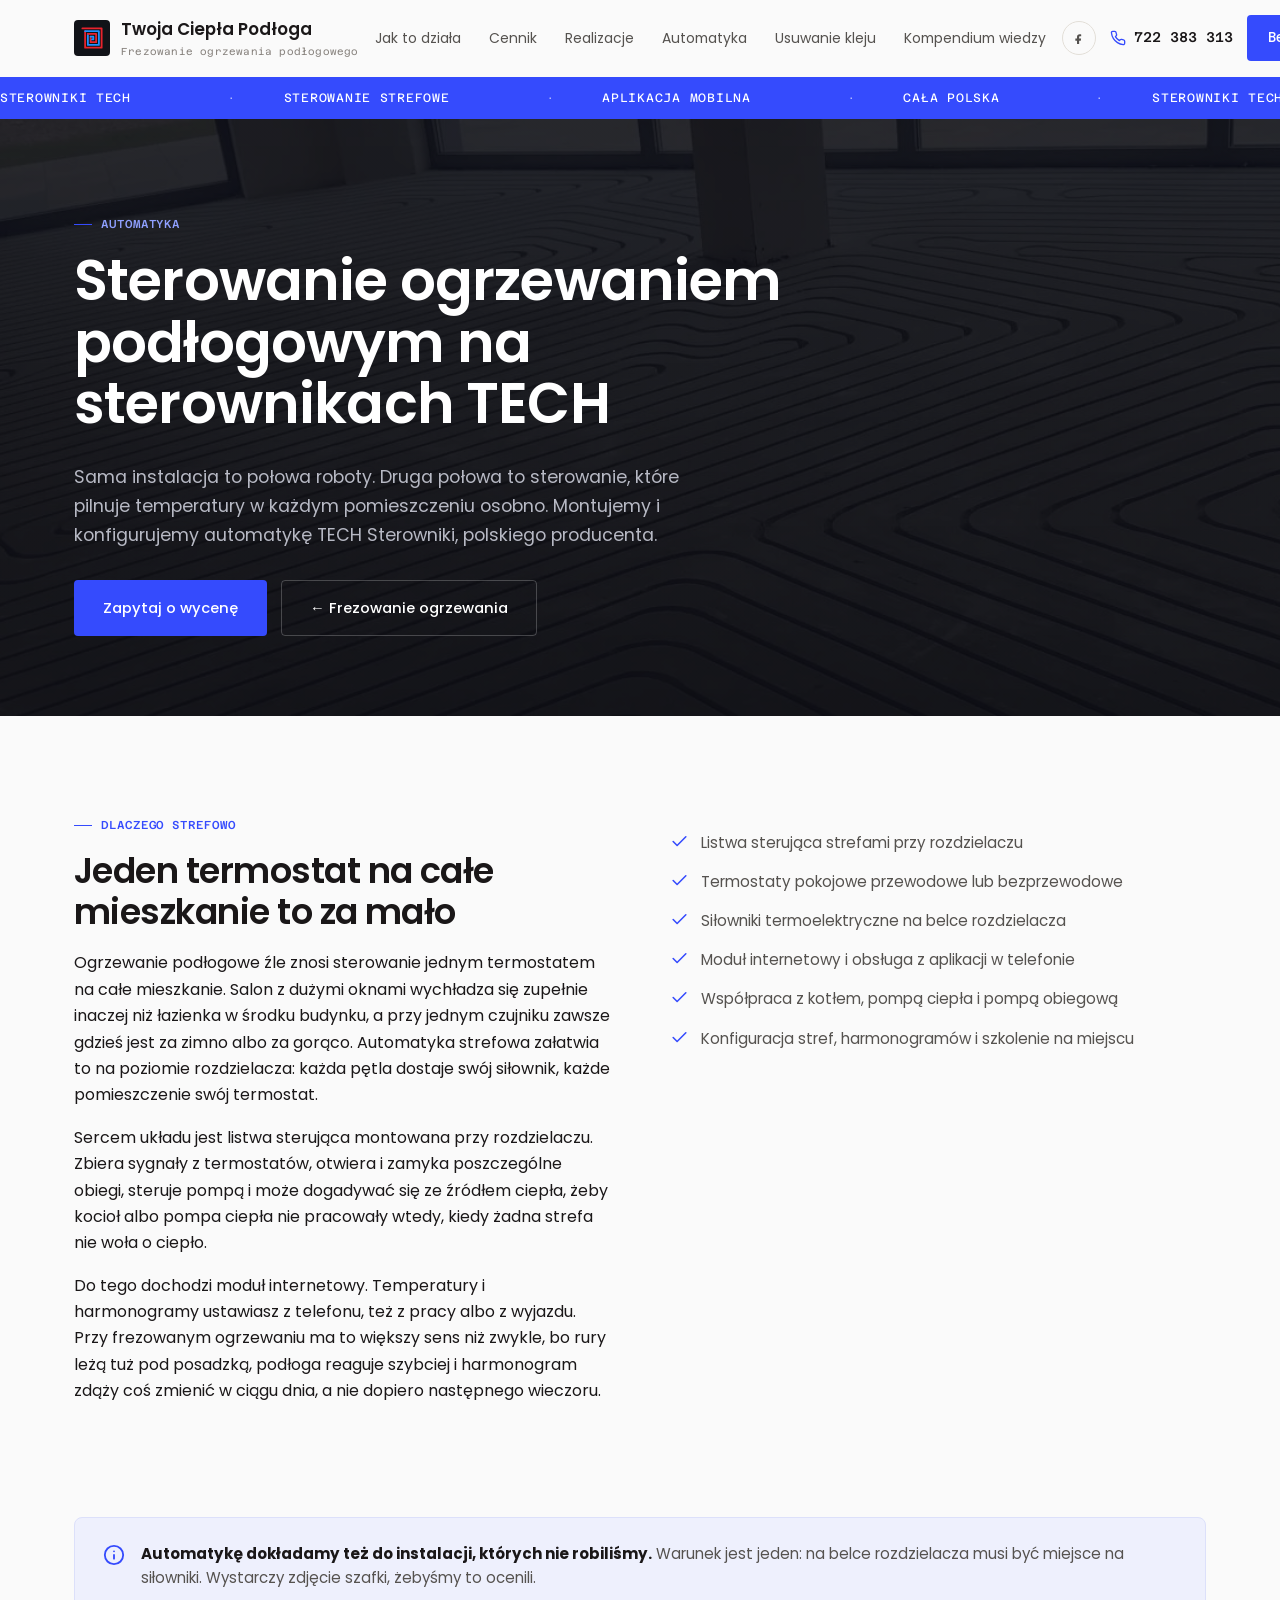
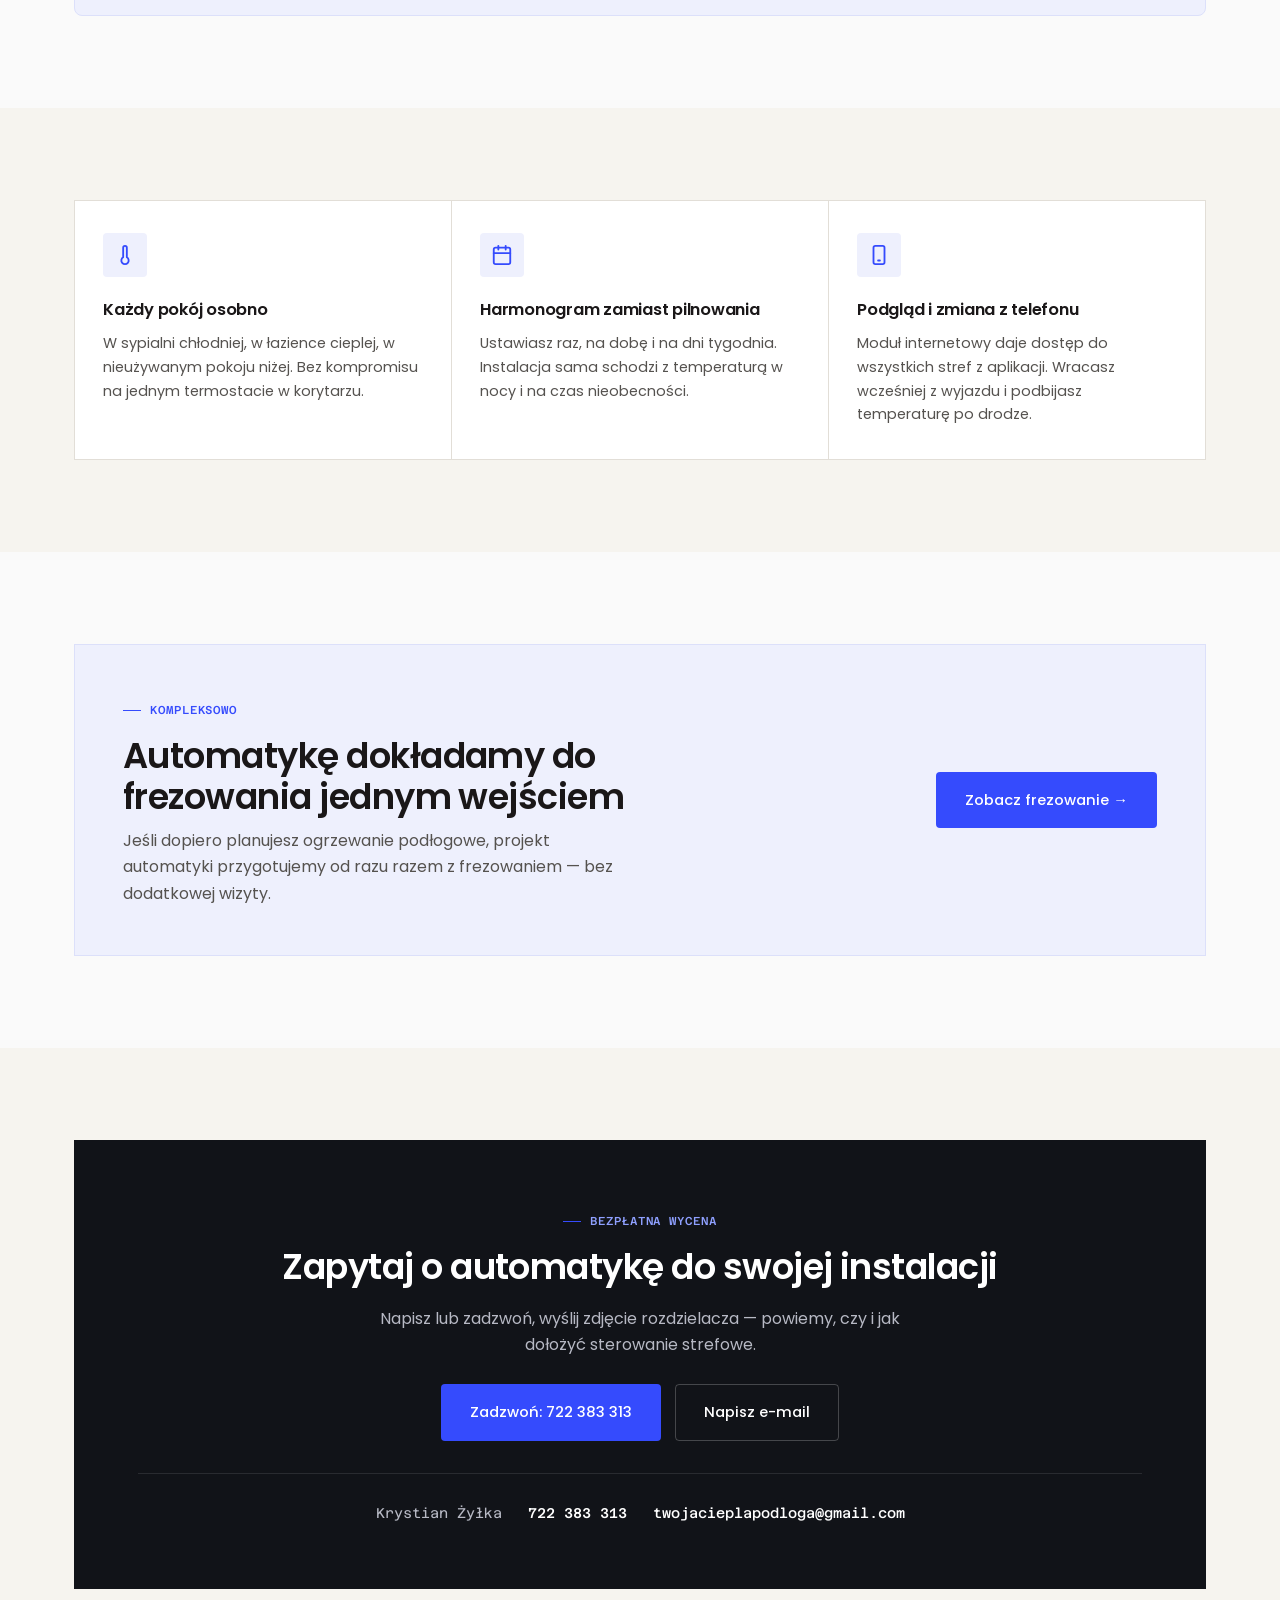
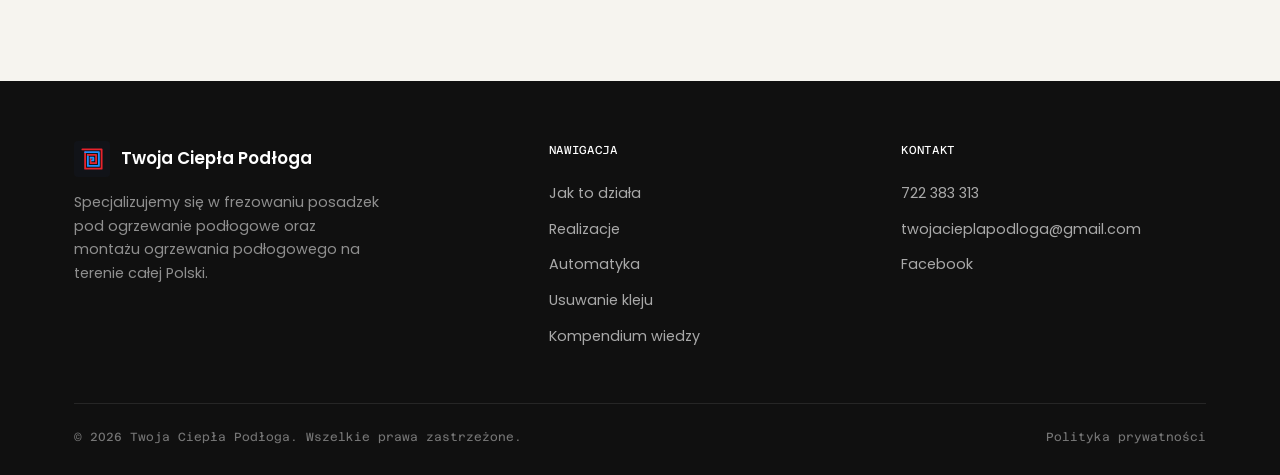
<file: automatyka.html>
<!doctype html>
<html lang="pl">
<head>
<meta charset="utf-8">
<meta name="viewport" content="width=device-width, initial-scale=1">
<title>Automatyka i sterowanie ogrzewaniem podłogowym TECH | Twoja Ciepła Podłoga</title>
<meta name="description" content="Montaż i konfiguracja automatyki TECH Sterowniki do ogrzewania podłogowego — sterowanie strefowe, harmonogramy, aplikacja mobilna. Cała Polska.">
<link rel="canonical" href="https://twojacieplapodloga.pl/automatyka">
<meta name="theme-color" content="#ffffff">
<link rel="icon" type="image/svg+xml" href="data:image/svg+xml,%3Csvg xmlns='http://www.w3.org/2000/svg' viewBox='0 0 96 96'%3E%3Crect width='96' height='96' rx='20' fill='%23101010'/%3E%3Cpath d='M12,12 L84,12 L84,84 L24,84 L24,24' stroke='%23e8232c' stroke-width='9' fill='none' stroke-linecap='round' stroke-linejoin='round'/%3E%3Cpath d='M24,24 L72,24 L72,72 L34,72 L34,34' stroke='%231e90ff' stroke-width='9' fill='none' stroke-linecap='round' stroke-linejoin='round'/%3E%3Cpath d='M34,34 L62,34 L62,62 L44,62 L44,46' stroke='%23e8232c' stroke-width='9' fill='none' stroke-linecap='round' stroke-linejoin='round'/%3E%3C/svg%3E">

<meta property="og:type" content="website">
<meta property="og:locale" content="pl_PL">
<meta property="og:title" content="Automatyka i sterowanie ogrzewaniem podłogowym TECH">
<meta property="og:description" content="Montaż i konfiguracja automatyki TECH Sterowniki do ogrzewania podłogowego — sterowanie strefowe, harmonogramy, aplikacja mobilna.">
<meta property="og:url" content="https://twojacieplapodloga.pl/automatyka">
<meta property="og:site_name" content="Twoja Ciepła Podłoga">
<meta name="twitter:card" content="summary_large_image">

<link href="https://fonts.googleapis.com/css2?family=Azeret+Mono:wght@400;500&family=Poppins:wght@400;500;600;700&display=swap" rel="stylesheet">
<link rel="stylesheet" href="assets/css/style.css">

<script type="application/ld+json">
{
  "@context": "https://schema.org",
  "@type": "Service",
  "serviceType": "Automatyka i sterowanie ogrzewaniem podłogowym",
  "provider": {
    "@type": "LocalBusiness",
    "name": "Twoja Ciepła Podłoga",
    "telephone": "+48722383313",
    "email": "twojacieplapodloga@gmail.com",
    "areaServed": "PL",
    "url": "https://twojacieplapodloga.pl"
  },
  "areaServed": { "@type": "Country", "name": "Polska" },
  "description": "Montaż i konfiguracja automatyki TECH Sterowniki do ogrzewania podłogowego — sterowanie strefowe, harmonogramy, moduł internetowy."
}
</script>
</head>
<body>

<header class="site-header">
  <div class="container">
    <a href="/" class="brand">
      <span class="brand-mark">
        <svg viewBox="0 0 96 96" fill="none">
          <path d="M6,6 L90,6 L90,90 L18,90 L18,18" stroke="#e8232c" stroke-width="8" stroke-linecap="round" stroke-linejoin="round"/>
          <path d="M18,18 L78,18 L78,78 L30,78 L30,30" stroke="#1e90ff" stroke-width="8" stroke-linecap="round" stroke-linejoin="round"/>
          <path d="M30,30 L66,30 L66,66 L42,66 L42,42" stroke="#e8232c" stroke-width="8" stroke-linecap="round" stroke-linejoin="round"/>
          <path d="M42,42 L54,42 L54,54 L48,54" stroke="#1e90ff" stroke-width="8" stroke-linecap="round" stroke-linejoin="round"/>
        </svg>
      </span>
      <span>Twoja Ciepła Podłoga<small>Frezowanie ogrzewania podłogowego</small></span>
    </a>

    <nav class="main-nav" aria-label="Nawigacja główna" id="main-nav">
      <a href="index.html#proces">Jak to działa</a>
      <a href="index.html#cennik">Cennik</a>
      <a href="index.html#realizacje">Realizacje</a>
      <a href="automatyka.html">Automatyka</a>
      <a href="usuwanie-kleju.html">Usuwanie kleju</a>
      <a href="kompendium-wiedzy.html">Kompendium wiedzy</a>
      <div class="mobile-only">
        <a href="tel:722383313" class="phone-link">
          <svg viewBox="0 0 24 24" fill="none" stroke="currentColor" stroke-width="2" stroke-linecap="round" stroke-linejoin="round"><path d="M22 16.92v3a2 2 0 0 1-2.18 2 19.79 19.79 0 0 1-8.63-3.07 19.5 19.5 0 0 1-6-6 19.79 19.79 0 0 1-3.07-8.67A2 2 0 0 1 4.11 2h3a2 2 0 0 1 2 1.72c.127.96.361 1.903.7 2.81a2 2 0 0 1-.45 2.11L8.09 9.91a16 16 0 0 0 6 6l1.27-1.27a2 2 0 0 1 2.11-.45c.907.339 1.85.573 2.81.7A2 2 0 0 1 22 16.92z"/></svg>
          722 383 313
        </a>
        <a href="index.html#kontakt" class="btn btn-primary btn-sm">Bezpłatna wycena</a>
      </div>
    </nav>

    <div class="header-cta">
      <a href="https://www.facebook.com/twojacieplapodloga/" target="_blank" rel="noopener" class="social-link" aria-label="Nasz profil na Facebooku">
        <svg viewBox="0 0 24 24" fill="currentColor"><path d="M13.5 9.5H15.3V6.6C15 6.6 14 6.5 12.9 6.5c-2.3 0-3.9 1.4-3.9 4v2.4H6.5v3.2h2.5V21h3.2v-4.9h2.5l.4-3.2h-2.9v-2.1c0-.9.3-1.3 1.3-1.3Z"/></svg>
      </a>
      <a href="tel:722383313" class="phone-link">
        <svg viewBox="0 0 24 24" fill="none" stroke="currentColor" stroke-width="2" stroke-linecap="round" stroke-linejoin="round"><path d="M22 16.92v3a2 2 0 0 1-2.18 2 19.79 19.79 0 0 1-8.63-3.07 19.5 19.5 0 0 1-6-6 19.79 19.79 0 0 1-3.07-8.67A2 2 0 0 1 4.11 2h3a2 2 0 0 1 2 1.72c.127.96.361 1.903.7 2.81a2 2 0 0 1-.45 2.11L8.09 9.91a16 16 0 0 0 6 6l1.27-1.27a2 2 0 0 1 2.11-.45c.907.339 1.85.573 2.81.7A2 2 0 0 1 22 16.92z"/></svg>
        722 383 313
      </a>
      <a href="index.html#kontakt" class="btn btn-primary btn-sm">Bezpłatna wycena</a>
      <button type="button" class="nav-toggle" aria-label="Otwórz menu" aria-expanded="false" aria-controls="main-nav">
        <span class="bars"><span></span><span></span><span></span></span>
      </button>
    </div>
  </div>
</header>

<div class="ticker" aria-hidden="true">
  <div class="ticker-track">
    <span>Sterowniki TECH</span>
    <span>Sterowanie strefowe</span>
    <span>Aplikacja mobilna</span>
    <span>Cała Polska</span>
    <span>Sterowniki TECH</span>
    <span>Sterowanie strefowe</span>
    <span>Aplikacja mobilna</span>
    <span>Cała Polska</span>
  </div>
</div>

<main>

  <!-- HERO -->
  <section class="hero">
    <div class="container">
      <div class="hero-copy reveal" style="max-width:720px; padding-bottom:80px;">
        <span class="eyebrow on-dark">Automatyka</span>
        <h1>Sterowanie ogrzewaniem podłogowym na sterownikach TECH</h1>
        <p class="lede">Sama instalacja to połowa roboty. Druga połowa to sterowanie, które pilnuje temperatury w każdym pomieszczeniu osobno. Montujemy i konfigurujemy automatykę TECH Sterowniki, polskiego producenta.</p>
        <div class="hero-actions">
          <a href="index.html#kontakt" class="btn btn-primary">Zapytaj o wycenę</a>
          <a href="index.html" class="btn btn-ghost">← Frezowanie ogrzewania</a>
        </div>
      </div>
    </div>
  </section>

  <!-- INTRO -->
  <section class="section">
    <div class="container intro-grid">
      <div class="reveal">
        <span class="eyebrow">Dlaczego strefowo</span>
        <h2>Jeden termostat na całe mieszkanie to za mało</h2>
        <p>Ogrzewanie podłogowe źle znosi sterowanie jednym termostatem na całe mieszkanie. Salon z dużymi oknami wychładza się zupełnie inaczej niż łazienka w środku budynku, a przy jednym czujniku zawsze gdzieś jest za zimno albo za gorąco. Automatyka strefowa załatwia to na poziomie rozdzielacza: każda pętla dostaje swój siłownik, każde pomieszczenie swój termostat.</p>
        <p>Sercem układu jest listwa sterująca montowana przy rozdzielaczu. Zbiera sygnały z termostatów, otwiera i zamyka poszczególne obiegi, steruje pompą i może dogadywać się ze źródłem ciepła, żeby kocioł albo pompa ciepła nie pracowały wtedy, kiedy żadna strefa nie woła o ciepło.</p>
        <p>Do tego dochodzi moduł internetowy. Temperatury i harmonogramy ustawiasz z telefonu, też z pracy albo z wyjazdu. Przy frezowanym ogrzewaniu ma to większy sens niż zwykle, bo rury leżą tuż pod posadzką, podłoga reaguje szybciej i harmonogram zdąży coś zmienić w ciągu dnia, a nie dopiero następnego wieczoru.</p>
      </div>
      <ul class="intro-list reveal" style="transition-delay:.1s">
        <li><svg viewBox="0 0 24 24" fill="none" stroke="currentColor" stroke-width="2" stroke-linecap="round" stroke-linejoin="round"><path d="M20 6 9 17l-5-5"/></svg> Listwa sterująca strefami przy rozdzielaczu</li>
        <li><svg viewBox="0 0 24 24" fill="none" stroke="currentColor" stroke-width="2" stroke-linecap="round" stroke-linejoin="round"><path d="M20 6 9 17l-5-5"/></svg> Termostaty pokojowe przewodowe lub bezprzewodowe</li>
        <li><svg viewBox="0 0 24 24" fill="none" stroke="currentColor" stroke-width="2" stroke-linecap="round" stroke-linejoin="round"><path d="M20 6 9 17l-5-5"/></svg> Siłowniki termoelektryczne na belce rozdzielacza</li>
        <li><svg viewBox="0 0 24 24" fill="none" stroke="currentColor" stroke-width="2" stroke-linecap="round" stroke-linejoin="round"><path d="M20 6 9 17l-5-5"/></svg> Moduł internetowy i obsługa z aplikacji w telefonie</li>
        <li><svg viewBox="0 0 24 24" fill="none" stroke="currentColor" stroke-width="2" stroke-linecap="round" stroke-linejoin="round"><path d="M20 6 9 17l-5-5"/></svg> Współpraca z kotłem, pompą ciepła i pompą obiegową</li>
        <li><svg viewBox="0 0 24 24" fill="none" stroke="currentColor" stroke-width="2" stroke-linecap="round" stroke-linejoin="round"><path d="M20 6 9 17l-5-5"/></svg> Konfiguracja stref, harmonogramów i szkolenie na miejscu</li>
      </ul>
      <div class="info-note reveal" style="grid-column:1 / -1;">
        <svg viewBox="0 0 24 24" fill="none" stroke="currentColor" stroke-width="2" stroke-linecap="round" stroke-linejoin="round"><circle cx="12" cy="12" r="10"/><path d="M12 16v-4M12 8h.01"/></svg>
        <p><strong>Automatykę dokładamy też do instalacji, których nie robiliśmy.</strong> Warunek jest jeden: na belce rozdzielacza musi być miejsce na siłowniki. Wystarczy zdjęcie szafki, żebyśmy to ocenili.</p>
      </div>
    </div>
  </section>

  <!-- FEATURES -->
  <section class="section section-alt">
    <div class="container">
      <div class="grid-3 reveal-stagger">
        <div class="card reveal" style="--i:0">
          <div class="card-icon"><svg viewBox="0 0 24 24" fill="none" stroke="currentColor" stroke-width="2" stroke-linecap="round" stroke-linejoin="round"><path d="M14 4v10.54a4 4 0 1 1-4 0V4a2 2 0 0 1 4 0Z"/></svg></div>
          <h3>Każdy pokój osobno</h3>
          <p>W sypialni chłodniej, w łazience cieplej, w nieużywanym pokoju niżej. Bez kompromisu na jednym termostacie w korytarzu.</p>
        </div>
        <div class="card reveal" style="--i:1">
          <div class="card-icon"><svg viewBox="0 0 24 24" fill="none" stroke="currentColor" stroke-width="2" stroke-linecap="round" stroke-linejoin="round"><rect x="3" y="4" width="18" height="18" rx="2"/><path d="M16 2v4M8 2v4M3 10h18"/></svg></div>
          <h3>Harmonogram zamiast pilnowania</h3>
          <p>Ustawiasz raz, na dobę i na dni tygodnia. Instalacja sama schodzi z temperaturą w nocy i na czas nieobecności.</p>
        </div>
        <div class="card reveal" style="--i:2">
          <div class="card-icon"><svg viewBox="0 0 24 24" fill="none" stroke="currentColor" stroke-width="2" stroke-linecap="round" stroke-linejoin="round"><rect x="6" y="2" width="12" height="20" rx="2"/><path d="M11 18h2"/></svg></div>
          <h3>Podgląd i zmiana z telefonu</h3>
          <p>Moduł internetowy daje dostęp do wszystkich stref z aplikacji. Wracasz wcześniej z wyjazdu i podbijasz temperaturę po drodze.</p>
        </div>
      </div>
    </div>
  </section>

  <!-- CROSS-LINK -->
  <section class="section">
    <div class="container">
      <div class="compendium-banner reveal">
        <div class="txt">
          <span class="eyebrow">Kompleksowo</span>
          <h2>Automatykę dokładamy do frezowania jednym wejściem</h2>
          <p>Jeśli dopiero planujesz ogrzewanie podłogowe, projekt automatyki przygotujemy od razu razem z frezowaniem — bez dodatkowej wizyty.</p>
        </div>
        <a href="index.html" class="btn btn-primary">Zobacz frezowanie →</a>
      </div>
    </div>
  </section>

  <!-- FINAL CTA -->
  <section class="section section-alt" id="kontakt">
    <div class="container">
      <div class="cta-block reveal">
        <span class="eyebrow on-dark">Bezpłatna wycena</span>
        <h2>Zapytaj o automatykę do swojej instalacji</h2>
        <p>Napisz lub zadzwoń, wyślij zdjęcie rozdzielacza — powiemy, czy i jak dołożyć sterowanie strefowe.</p>
        <div class="cta-actions">
          <a href="tel:722383313" class="btn btn-primary">Zadzwoń: 722 383 313</a>
          <a href="mailto:twojacieplapodloga@gmail.com" class="btn btn-ghost" style="border-color:rgba(255,255,255,.22);color:#fff;">Napisz e-mail</a>
        </div>
        <div class="cta-contact">
          <span>Krystian Żyłka</span>
          <a href="tel:722383313">722 383 313</a>
          <a href="mailto:twojacieplapodloga@gmail.com">twojacieplapodloga@gmail.com</a>
        </div>
      </div>
    </div>
  </section>

</main>

<footer class="site-footer">
  <div class="container">
    <div class="footer-grid">
      <div class="footer-brand">
        <a href="/" class="brand">
          <span class="brand-mark">
            <svg viewBox="0 0 96 96" fill="none">
          <path d="M6,6 L90,6 L90,90 L18,90 L18,18" stroke="#e8232c" stroke-width="8" stroke-linecap="round" stroke-linejoin="round"/>
          <path d="M18,18 L78,18 L78,78 L30,78 L30,30" stroke="#1e90ff" stroke-width="8" stroke-linecap="round" stroke-linejoin="round"/>
          <path d="M30,30 L66,30 L66,66 L42,66 L42,42" stroke="#e8232c" stroke-width="8" stroke-linecap="round" stroke-linejoin="round"/>
          <path d="M42,42 L54,42 L54,54 L48,54" stroke="#1e90ff" stroke-width="8" stroke-linecap="round" stroke-linejoin="round"/>
        </svg>
          </span>
          <span>Twoja Ciepła Podłoga</span>
        </a>
        <p>Specjalizujemy się w frezowaniu posadzek pod ogrzewanie podłogowe oraz montażu ogrzewania podłogowego na terenie całej Polski.</p>
      </div>
      <div class="footer-col">
        <h4>Nawigacja</h4>
        <a href="index.html#proces">Jak to działa</a>
        <a href="index.html#realizacje">Realizacje</a>
        <a href="automatyka.html">Automatyka</a>
        <a href="usuwanie-kleju.html">Usuwanie kleju</a>
        <a href="kompendium-wiedzy.html">Kompendium wiedzy</a>
      </div>
      <div class="footer-col">
        <h4>Kontakt</h4>
        <a href="tel:722383313">722 383 313</a>
        <a href="mailto:twojacieplapodloga@gmail.com">twojacieplapodloga@gmail.com</a>
        <a href="https://www.facebook.com/twojacieplapodloga/" target="_blank" rel="noopener">Facebook</a>
      </div>
    </div>
    <div class="footer-bottom">
      <span>© 2026 Twoja Ciepła Podłoga. Wszelkie prawa zastrzeżone.</span>
      <a href="/polityka-prywatnosci">Polityka prywatności</a>
    </div>
  </div>
</footer>

<script src="assets/js/main.js"></script>
</body>
</html>
</file>
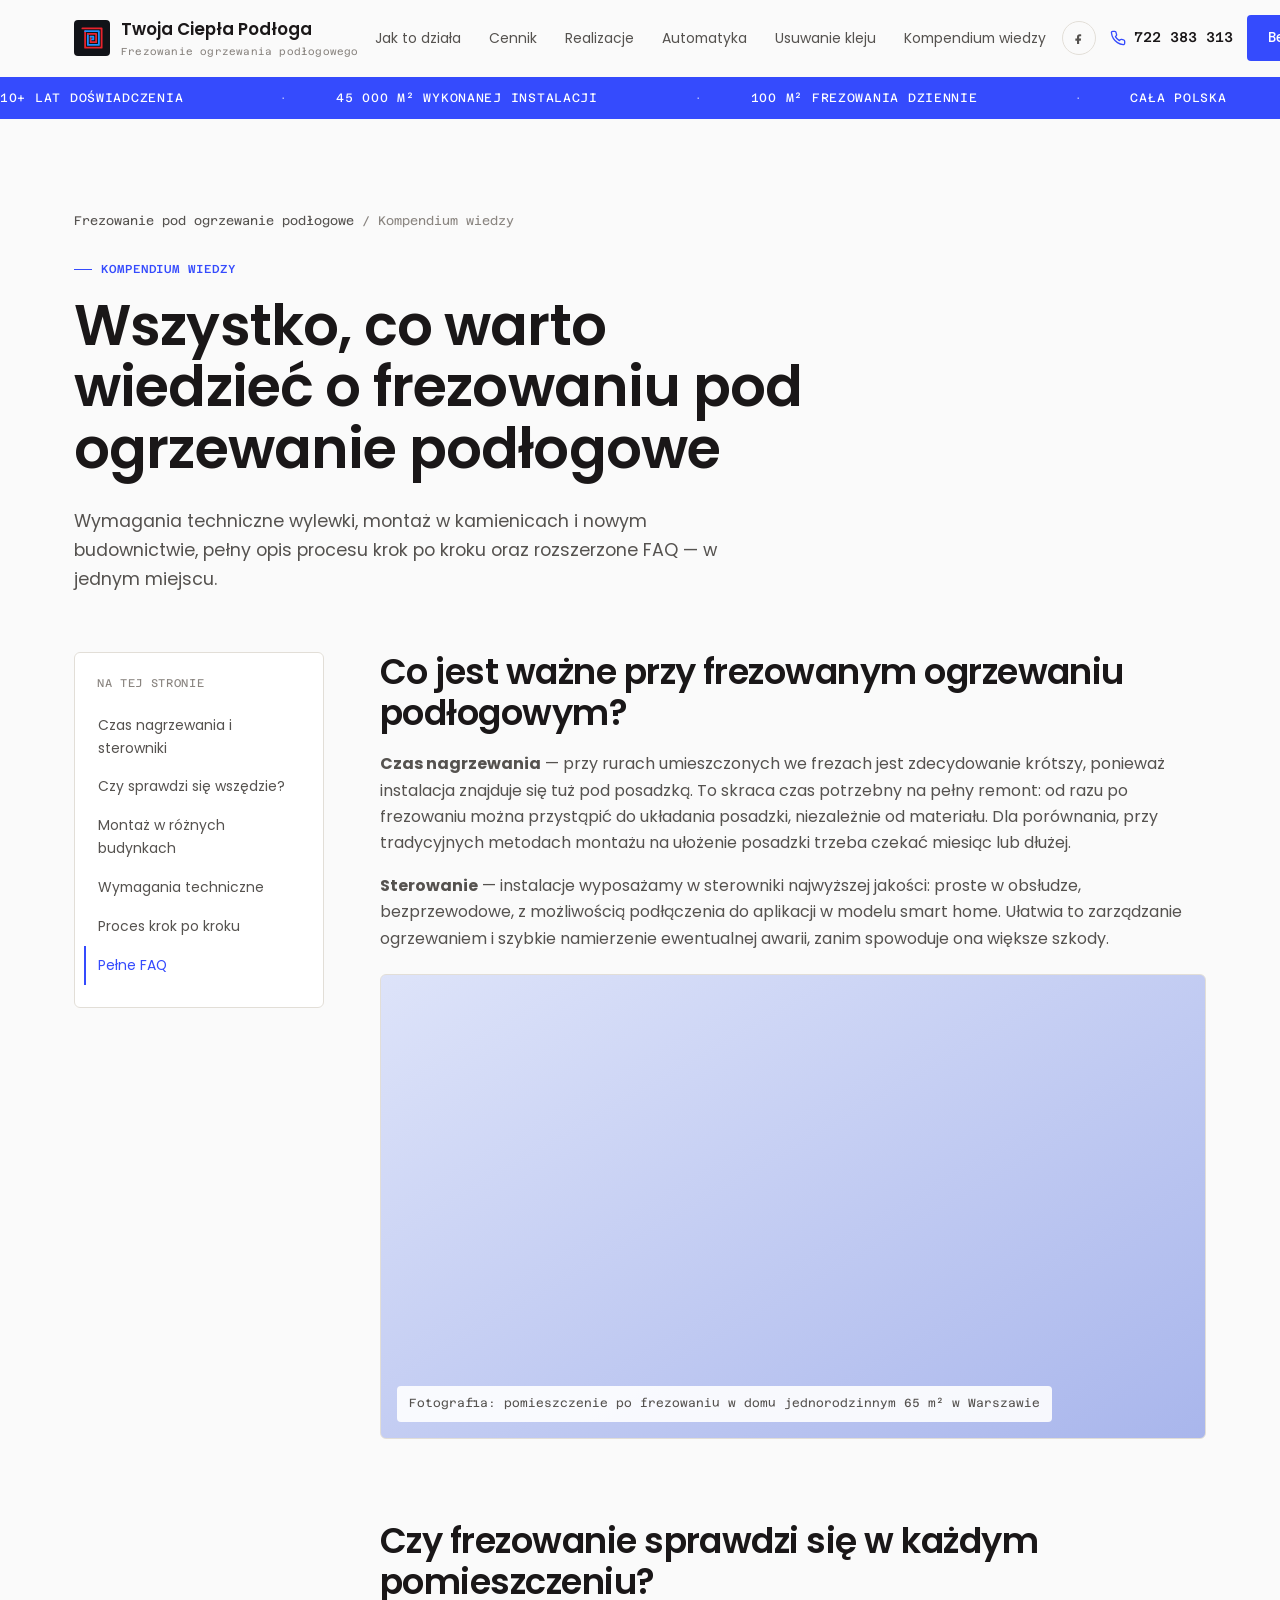
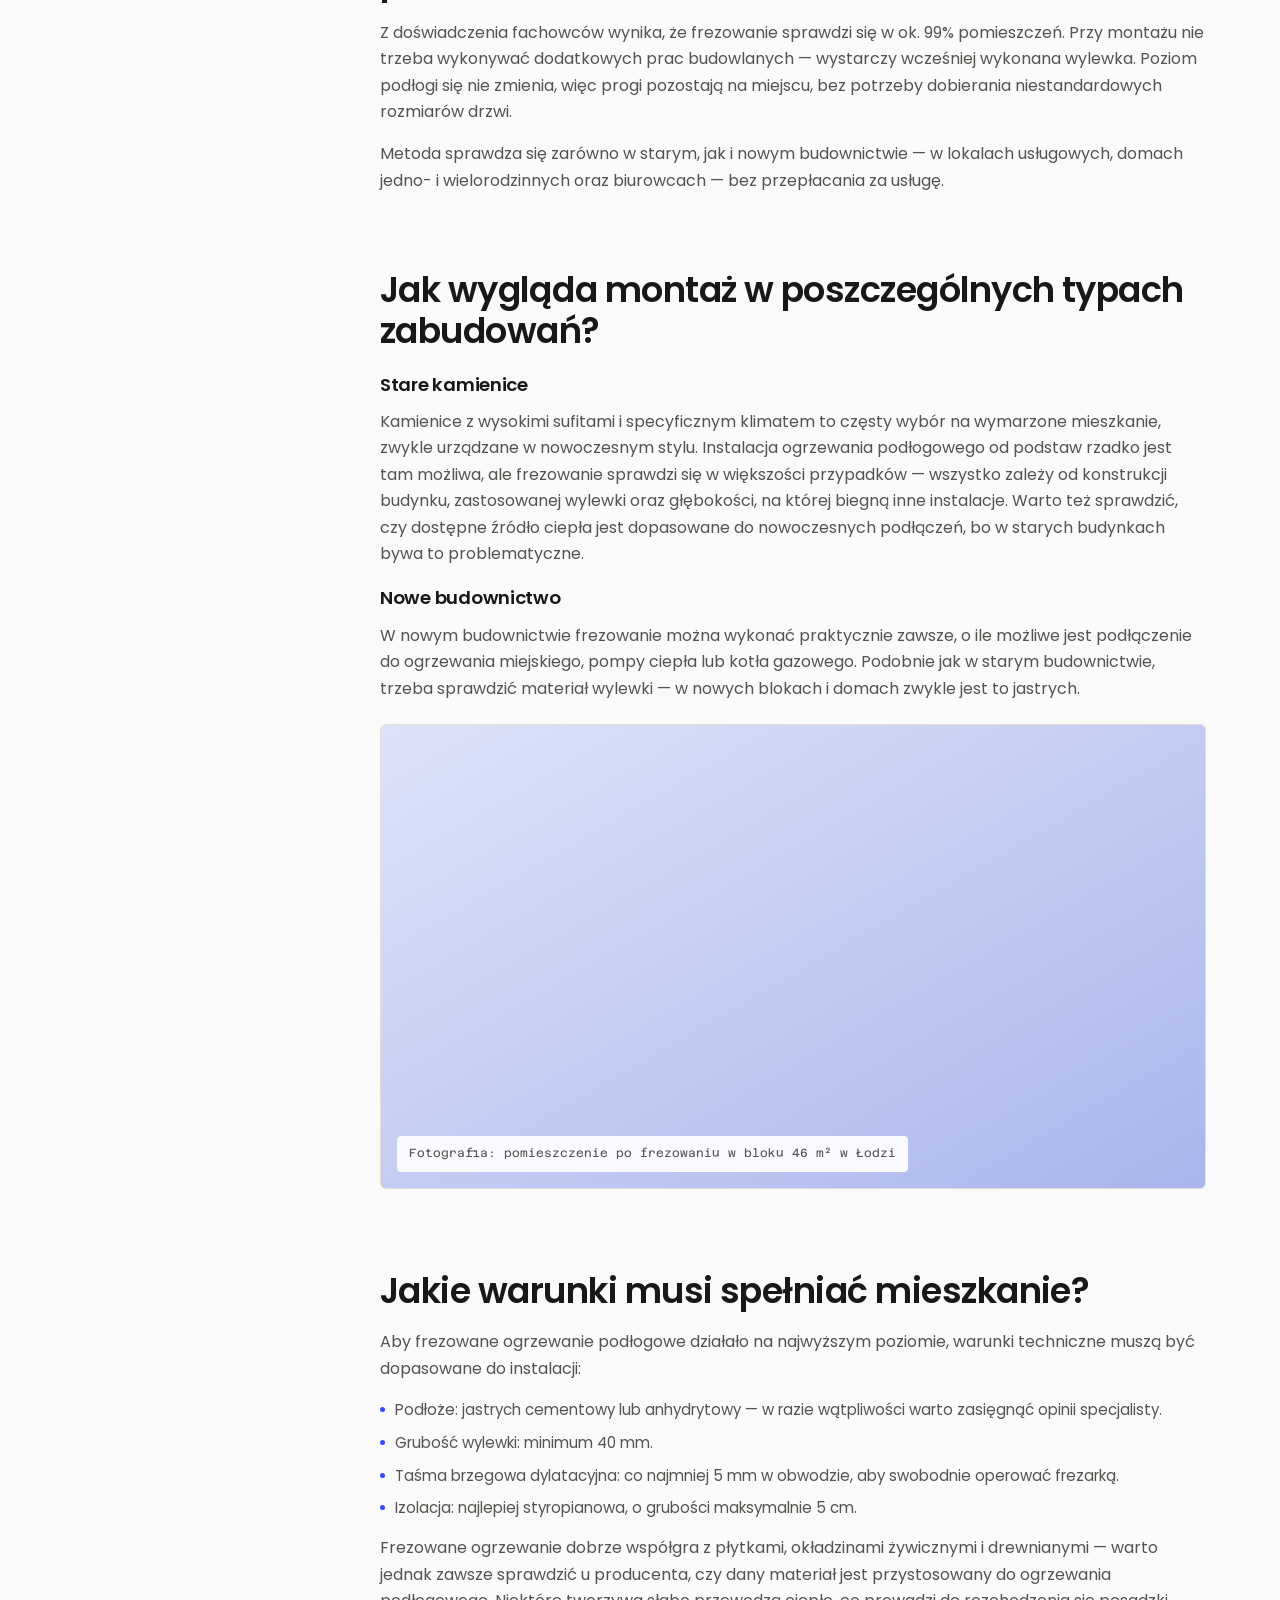
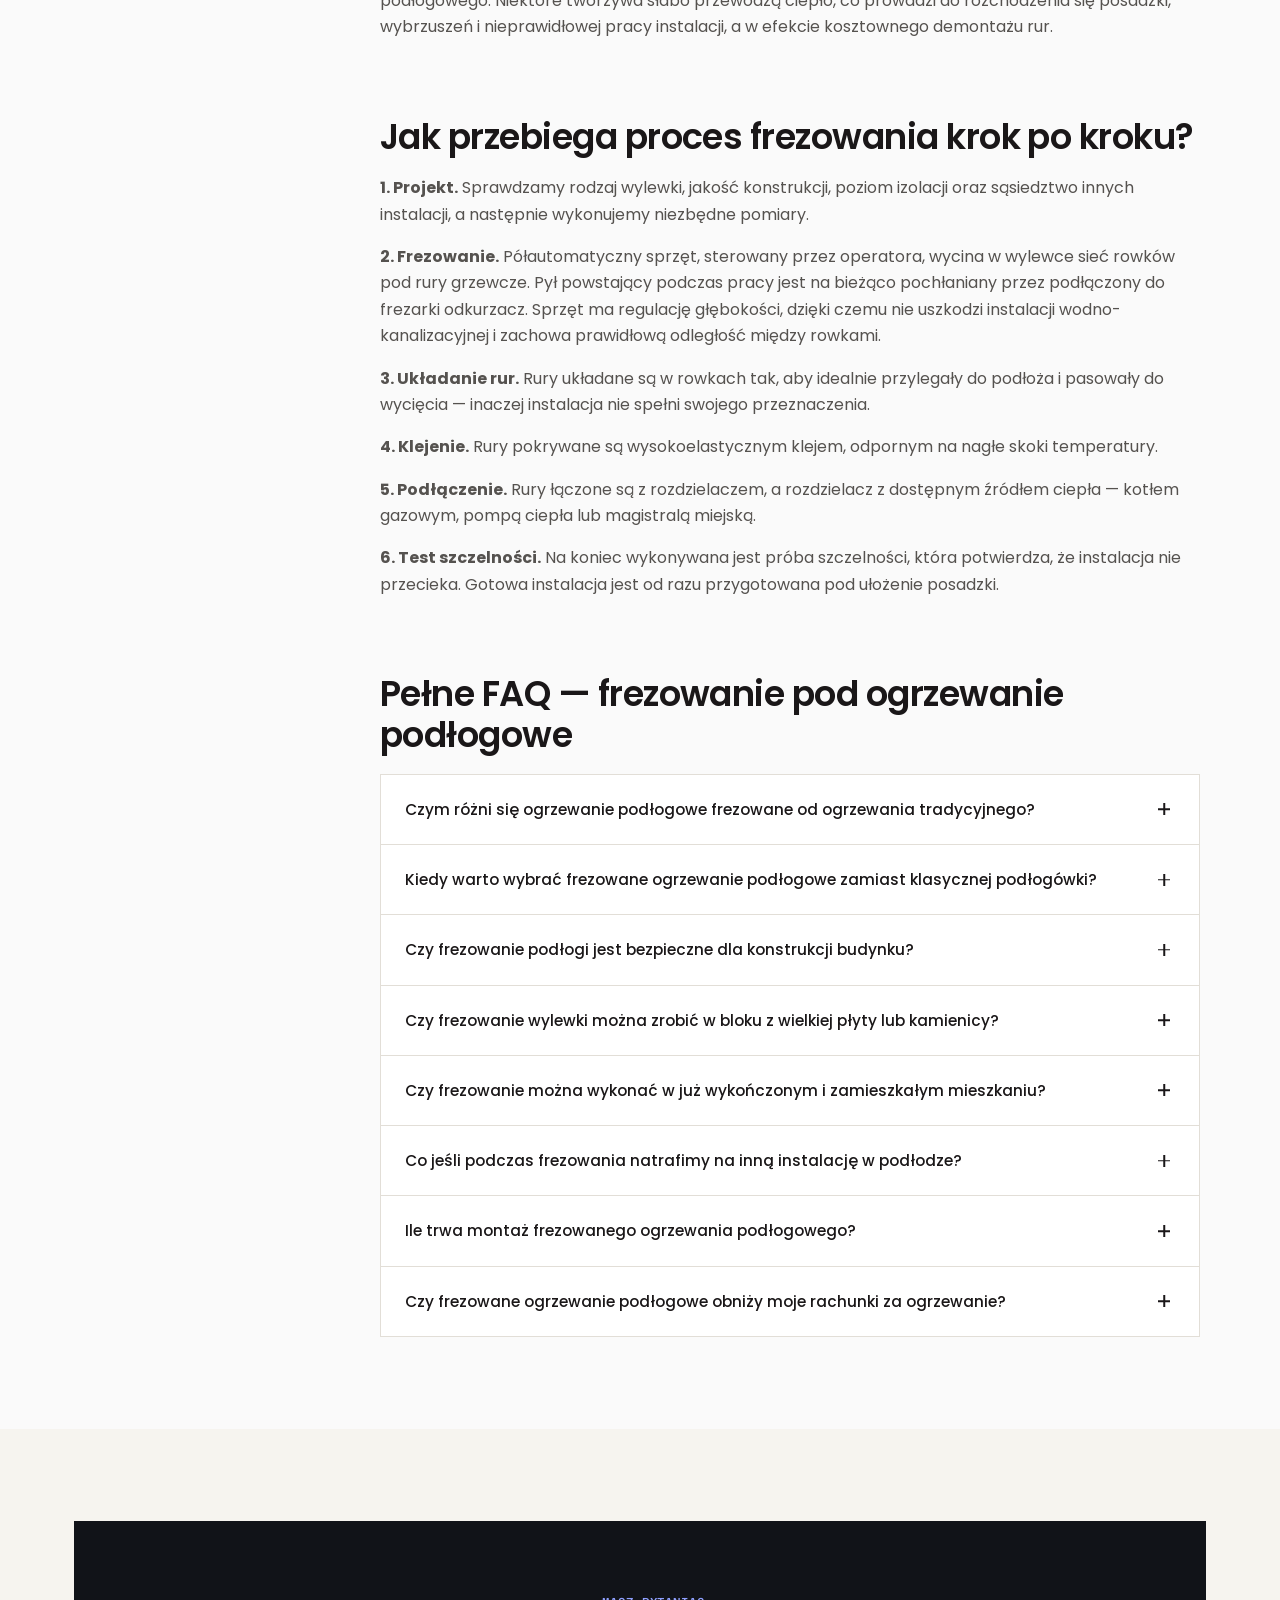
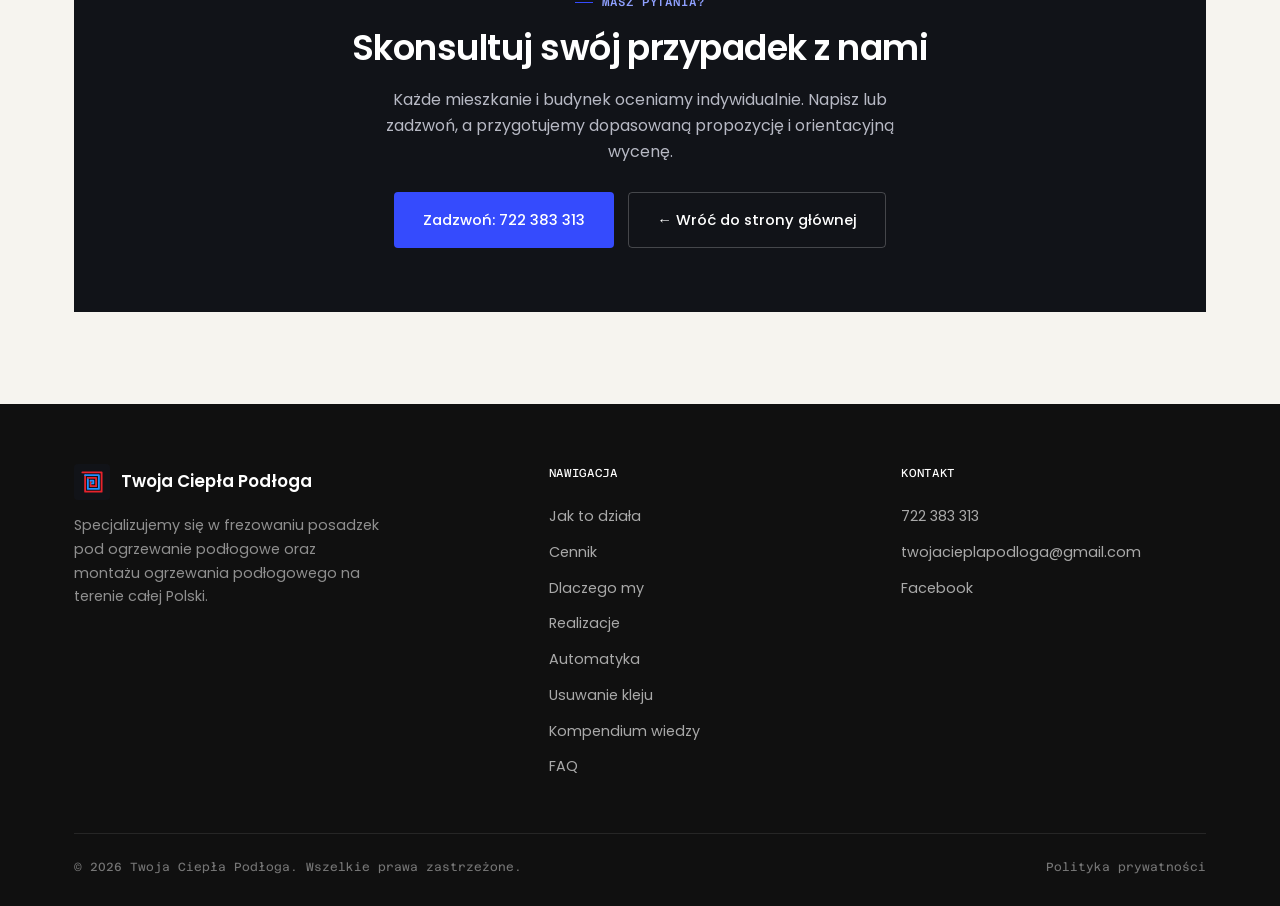
<file: kompendium-wiedzy.html>
<!doctype html>
<html lang="pl">
<head>
<meta charset="utf-8">
<meta name="viewport" content="width=device-width, initial-scale=1">
<title>Kompendium wiedzy: frezowanie pod ogrzewanie podłogowe | Twoja Ciepła Podłoga</title>
<meta name="description" content="Wszystko o frezowaniu pod ogrzewanie podłogowe: wymagania techniczne wylewki, montaż w kamienicach i nowym budownictwie, pełny proces krok po kroku oraz rozszerzone FAQ.">
<link rel="canonical" href="https://twojacieplapodloga.pl/kompendium-wiedzy">
<meta name="theme-color" content="#ffffff">
<link rel="icon" type="image/svg+xml" href="data:image/svg+xml,%3Csvg xmlns='http://www.w3.org/2000/svg' viewBox='0 0 96 96'%3E%3Crect width='96' height='96' rx='20' fill='%23101010'/%3E%3Cpath d='M12,12 L84,12 L84,84 L24,84 L24,24' stroke='%23e8232c' stroke-width='9' fill='none' stroke-linecap='round' stroke-linejoin='round'/%3E%3Cpath d='M24,24 L72,24 L72,72 L34,72 L34,34' stroke='%231e90ff' stroke-width='9' fill='none' stroke-linecap='round' stroke-linejoin='round'/%3E%3Cpath d='M34,34 L62,34 L62,62 L44,62 L44,46' stroke='%23e8232c' stroke-width='9' fill='none' stroke-linecap='round' stroke-linejoin='round'/%3E%3C/svg%3E">

<meta property="og:type" content="article">
<meta property="og:locale" content="pl_PL">
<meta property="og:title" content="Kompendium wiedzy: frezowanie pod ogrzewanie podłogowe">
<meta property="og:description" content="Wymagania techniczne, montaż w różnych typach budynków, pełny proces frezowania i rozszerzone FAQ.">
<meta property="og:url" content="https://twojacieplapodloga.pl/kompendium-wiedzy">
<meta property="og:site_name" content="Twoja Ciepła Podłoga">
<meta name="twitter:card" content="summary_large_image">

<link rel="preconnect" href="https://fonts.googleapis.com">
<link rel="preconnect" href="https://fonts.gstatic.com" crossorigin>
<link href="https://fonts.googleapis.com/css2?family=Azeret+Mono:wght@400;500&family=Poppins:wght@400;500;600;700&display=swap" rel="stylesheet">
<link rel="stylesheet" href="assets/css/style.css">

<script type="application/ld+json">
{
  "@context": "https://schema.org",
  "@type": "BreadcrumbList",
  "itemListElement": [
    { "@type": "ListItem", "position": 1, "name": "Frezowanie pod ogrzewanie podłogowe", "item": "https://twojacieplapodloga.pl/frezowanie-pod-ogrzewanie-podlogowe" },
    { "@type": "ListItem", "position": 2, "name": "Kompendium wiedzy", "item": "https://twojacieplapodloga.pl/kompendium-wiedzy" }
  ]
}
</script>
<script type="application/ld+json">
{
  "@context": "https://schema.org",
  "@type": "FAQPage",
  "mainEntity": [
    {
      "@type": "Question",
      "name": "Kiedy warto wybrać frezowane ogrzewanie podłogowe zamiast klasycznej podłogówki?",
      "acceptedAnswer": { "@type": "Answer", "text": "Najlepiej sprawdza się przy remoncie gotowego mieszkania lub domu, gdy masz już wylewkę i chcesz pozbyć się grzejników bez generalnego remontu, podnoszenia poziomu podłogi i przy krótkim czasie montażu." }
    },
    {
      "@type": "Question",
      "name": "Czy frezowanie wylewki można zrobić w bloku z wielkiej płyty lub kamienicy?",
      "acceptedAnswer": { "@type": "Answer", "text": "W większości przypadków tak, pod warunkiem że wylewka ma odpowiednią grubość i jest w dobrym stanie technicznym. Każde mieszkanie oceniamy indywidualnie na miejscu." }
    },
    {
      "@type": "Question",
      "name": "Co jeśli podczas frezowania natrafimy na inną instalację w podłodze?",
      "acceptedAnswer": { "@type": "Answer", "text": "Przed pracami analizujemy przebieg istniejących instalacji. Jeśli natrafimy na potencjalne miejsce kolizji, modyfikujemy trasę rur lub zabezpieczamy problematyczny odcinek." }
    },
    {
      "@type": "Question",
      "name": "Czy frezowane ogrzewanie podłogowe obniży rachunki za ogrzewanie?",
      "acceptedAnswer": { "@type": "Answer", "text": "Zwykle tak — instalacja pracuje na niższej temperaturze niż grzejniki, a ciepło rozkłada się równomiernie, co przy dobrym sterowaniu daje oszczędności rzędu kilkunastu procent rocznie." }
    }
  ]
}
</script>
</head>
<body>

<header class="site-header">
  <div class="container">
    <a href="/" class="brand">
      <span class="brand-mark">
        <svg viewBox="0 0 96 96" fill="none">
          <path d="M6,6 L90,6 L90,90 L18,90 L18,18" stroke="#e8232c" stroke-width="8" stroke-linecap="round" stroke-linejoin="round"/>
          <path d="M18,18 L78,18 L78,78 L30,78 L30,30" stroke="#1e90ff" stroke-width="8" stroke-linecap="round" stroke-linejoin="round"/>
          <path d="M30,30 L66,30 L66,66 L42,66 L42,42" stroke="#e8232c" stroke-width="8" stroke-linecap="round" stroke-linejoin="round"/>
          <path d="M42,42 L54,42 L54,54 L48,54" stroke="#1e90ff" stroke-width="8" stroke-linecap="round" stroke-linejoin="round"/>
        </svg>
      </span>
      <span>Twoja Ciepła Podłoga<small>Frezowanie ogrzewania podłogowego</small></span>
    </a>

    <nav class="main-nav" aria-label="Nawigacja główna" id="main-nav">
      <a href="index.html#proces">Jak to działa</a>
      <a href="index.html#cennik">Cennik</a>
      <a href="index.html#realizacje">Realizacje</a>
      <a href="automatyka.html">Automatyka</a>
      <a href="usuwanie-kleju.html">Usuwanie kleju</a>
      <a href="kompendium-wiedzy.html">Kompendium wiedzy</a>
      <div class="mobile-only">
        <a href="tel:722383313" class="phone-link">
          <svg viewBox="0 0 24 24" fill="none" stroke="currentColor" stroke-width="2" stroke-linecap="round" stroke-linejoin="round"><path d="M22 16.92v3a2 2 0 0 1-2.18 2 19.79 19.79 0 0 1-8.63-3.07 19.5 19.5 0 0 1-6-6 19.79 19.79 0 0 1-3.07-8.67A2 2 0 0 1 4.11 2h3a2 2 0 0 1 2 1.72c.127.96.361 1.903.7 2.81a2 2 0 0 1-.45 2.11L8.09 9.91a16 16 0 0 0 6 6l1.27-1.27a2 2 0 0 1 2.11-.45c.907.339 1.85.573 2.81.7A2 2 0 0 1 22 16.92z"/></svg>
          722 383 313
        </a>
        <a href="index.html#kontakt" class="btn btn-primary btn-sm">Bezpłatna wycena</a>
      </div>
    </nav>

    <div class="header-cta">
      <a href="https://www.facebook.com/twojacieplapodloga/" target="_blank" rel="noopener" class="social-link" aria-label="Nasz profil na Facebooku">
        <svg viewBox="0 0 24 24" fill="currentColor"><path d="M13.5 9.5H15.3V6.6C15 6.6 14 6.5 12.9 6.5c-2.3 0-3.9 1.4-3.9 4v2.4H6.5v3.2h2.5V21h3.2v-4.9h2.5l.4-3.2h-2.9v-2.1c0-.9.3-1.3 1.3-1.3Z"/></svg>
      </a>
      <a href="tel:722383313" class="phone-link">
        <svg viewBox="0 0 24 24" fill="none" stroke="currentColor" stroke-width="2" stroke-linecap="round" stroke-linejoin="round"><path d="M22 16.92v3a2 2 0 0 1-2.18 2 19.79 19.79 0 0 1-8.63-3.07 19.5 19.5 0 0 1-6-6 19.79 19.79 0 0 1-3.07-8.67A2 2 0 0 1 4.11 2h3a2 2 0 0 1 2 1.72c.127.96.361 1.903.7 2.81a2 2 0 0 1-.45 2.11L8.09 9.91a16 16 0 0 0 6 6l1.27-1.27a2 2 0 0 1 2.11-.45c.907.339 1.85.573 2.81.7A2 2 0 0 1 22 16.92z"/></svg>
        722 383 313
      </a>
      <a href="index.html#kontakt" class="btn btn-primary btn-sm">Bezpłatna wycena</a>
      <button type="button" class="nav-toggle" aria-label="Otwórz menu" aria-expanded="false" aria-controls="main-nav">
        <span class="bars"><span></span><span></span><span></span></span>
      </button>
    </div>
  </div>
</header>

<div class="ticker" aria-hidden="true">
  <div class="ticker-track">
    <span>10+ lat doświadczenia</span>
    <span>45 000 m² wykonanej instalacji</span>
    <span>100 m² frezowania dziennie</span>
    <span>Cała Polska</span>
    <span>10+ lat doświadczenia</span>
    <span>45 000 m² wykonanej instalacji</span>
    <span>100 m² frezowania dziennie</span>
    <span>Cała Polska</span>
  </div>
</div>

<main>
  <section class="section" style="padding-bottom:40px;">
    <div class="container">
      <div class="breadcrumb reveal">
        <a href="index.html">Frezowanie pod ogrzewanie podłogowe</a>
        <span>/</span>
        <span>Kompendium wiedzy</span>
      </div>
      <div class="reveal" style="max-width:760px;">
        <span class="eyebrow">Kompendium wiedzy</span>
        <h1>Wszystko, co warto wiedzieć o frezowaniu pod ogrzewanie podłogowe</h1>
        <p class="lede">Wymagania techniczne wylewki, montaż w kamienicach i nowym budownictwie, pełny opis procesu krok po kroku oraz rozszerzone FAQ — w jednym miejscu.</p>
      </div>
    </div>
  </section>

  <section class="section" style="padding-top:0;">
    <div class="container kb-layout">

      <aside class="kb-toc reveal">
        <h4>Na tej stronie</h4>
        <a href="#nagrzewanie-sterowniki">Czas nagrzewania i sterowniki</a>
        <a href="#kazde-pomieszczenie">Czy sprawdzi się wszędzie?</a>
        <a href="#typy-zabudowan">Montaż w różnych budynkach</a>
        <a href="#warunki-techniczne">Wymagania techniczne</a>
        <a href="#proces-krok-po-kroku">Proces krok po kroku</a>
        <a href="#faq-pelne">Pełne FAQ</a>
      </aside>

      <article class="kb-article">

        <section class="kb-section reveal" id="nagrzewanie-sterowniki">
          <h2>Co jest ważne przy frezowanym ogrzewaniu podłogowym?</h2>
          <p><strong>Czas nagrzewania</strong> — przy rurach umieszczonych we frezach jest zdecydowanie krótszy, ponieważ instalacja znajduje się tuż pod posadzką. To skraca czas potrzebny na pełny remont: od razu po frezowaniu można przystąpić do układania posadzki, niezależnie od materiału. Dla porównania, przy tradycyjnych metodach montażu na ułożenie posadzki trzeba czekać miesiąc lub dłużej.</p>
          <p><strong>Sterowanie</strong> — instalacje wyposażamy w sterowniki najwyższej jakości: proste w obsłudze, bezprzewodowe, z możliwością podłączenia do aplikacji w modelu smart home. Ułatwia to zarządzanie ogrzewaniem i szybkie namierzenie ewentualnej awarii, zanim spowoduje ona większe szkody.</p>
          <div class="photo-note"><span>Fotografia: pomieszczenie po frezowaniu w domu jednorodzinnym 65 m² w Warszawie</span></div>
        </section>

        <section class="kb-section reveal" id="kazde-pomieszczenie">
          <h2>Czy frezowanie sprawdzi się w każdym pomieszczeniu?</h2>
          <p>Z doświadczenia fachowców wynika, że frezowanie sprawdzi się w ok. 99% pomieszczeń. Przy montażu nie trzeba wykonywać dodatkowych prac budowlanych — wystarczy wcześniej wykonana wylewka. Poziom podłogi się nie zmienia, więc progi pozostają na miejscu, bez potrzeby dobierania niestandardowych rozmiarów drzwi.</p>
          <p>Metoda sprawdza się zarówno w starym, jak i nowym budownictwie — w lokalach usługowych, domach jedno- i wielorodzinnych oraz biurowcach — bez przepłacania za usługę.</p>
        </section>

        <section class="kb-section reveal" id="typy-zabudowan">
          <h2>Jak wygląda montaż w poszczególnych typach zabudowań?</h2>
          <h3>Stare kamienice</h3>
          <p>Kamienice z wysokimi sufitami i specyficznym klimatem to częsty wybór na wymarzone mieszkanie, zwykle urządzane w nowoczesnym stylu. Instalacja ogrzewania podłogowego od podstaw rzadko jest tam możliwa, ale frezowanie sprawdzi się w większości przypadków — wszystko zależy od konstrukcji budynku, zastosowanej wylewki oraz głębokości, na której biegną inne instalacje. Warto też sprawdzić, czy dostępne źródło ciepła jest dopasowane do nowoczesnych podłączeń, bo w starych budynkach bywa to problematyczne.</p>
          <h3>Nowe budownictwo</h3>
          <p>W nowym budownictwie frezowanie można wykonać praktycznie zawsze, o ile możliwe jest podłączenie do ogrzewania miejskiego, pompy ciepła lub kotła gazowego. Podobnie jak w starym budownictwie, trzeba sprawdzić materiał wylewki — w nowych blokach i domach zwykle jest to jastrych.</p>
          <div class="photo-note"><span>Fotografia: pomieszczenie po frezowaniu w bloku 46 m² w Łodzi</span></div>
        </section>

        <section class="kb-section reveal" id="warunki-techniczne">
          <h2>Jakie warunki musi spełniać mieszkanie?</h2>
          <p>Aby frezowane ogrzewanie podłogowe działało na najwyższym poziomie, warunki techniczne muszą być dopasowane do instalacji:</p>
          <ul>
            <li>Podłoże: jastrych cementowy lub anhydrytowy — w razie wątpliwości warto zasięgnąć opinii specjalisty.</li>
            <li>Grubość wylewki: minimum 40 mm.</li>
            <li>Taśma brzegowa dylatacyjna: co najmniej 5 mm w obwodzie, aby swobodnie operować frezarką.</li>
            <li>Izolacja: najlepiej styropianowa, o grubości maksymalnie 5 cm.</li>
          </ul>
          <p>Frezowane ogrzewanie dobrze współgra z płytkami, okładzinami żywicznymi i drewnianymi — warto jednak zawsze sprawdzić u producenta, czy dany materiał jest przystosowany do ogrzewania podłogowego. Niektóre tworzywa słabo przewodzą ciepło, co prowadzi do rozchodzenia się posadzki, wybrzuszeń i nieprawidłowej pracy instalacji, a w efekcie kosztownego demontażu rur.</p>
        </section>

        <section class="kb-section reveal" id="proces-krok-po-kroku">
          <h2>Jak przebiega proces frezowania krok po kroku?</h2>
          <p><strong>1. Projekt.</strong> Sprawdzamy rodzaj wylewki, jakość konstrukcji, poziom izolacji oraz sąsiedztwo innych instalacji, a następnie wykonujemy niezbędne pomiary.</p>
          <p><strong>2. Frezowanie.</strong> Półautomatyczny sprzęt, sterowany przez operatora, wycina w wylewce sieć rowków pod rury grzewcze. Pył powstający podczas pracy jest na bieżąco pochłaniany przez podłączony do frezarki odkurzacz. Sprzęt ma regulację głębokości, dzięki czemu nie uszkodzi instalacji wodno-kanalizacyjnej i zachowa prawidłową odległość między rowkami.</p>
          <p><strong>3. Układanie rur.</strong> Rury układane są w rowkach tak, aby idealnie przylegały do podłoża i pasowały do wycięcia — inaczej instalacja nie spełni swojego przeznaczenia.</p>
          <p><strong>4. Klejenie.</strong> Rury pokrywane są wysokoelastycznym klejem, odpornym na nagłe skoki temperatury.</p>
          <p><strong>5. Podłączenie.</strong> Rury łączone są z rozdzielaczem, a rozdzielacz z dostępnym źródłem ciepła — kotłem gazowym, pompą ciepła lub magistralą miejską.</p>
          <p><strong>6. Test szczelności.</strong> Na koniec wykonywana jest próba szczelności, która potwierdza, że instalacja nie przecieka. Gotowa instalacja jest od razu przygotowana pod ułożenie posadzki.</p>
        </section>

        <section class="kb-section reveal" id="faq-pelne">
          <h2>Pełne FAQ — frezowanie pod ogrzewanie podłogowe</h2>
          <div class="faq-list">
            <details class="faq-item">
              <summary class="faq-q">Czym różni się ogrzewanie podłogowe frezowane od ogrzewania tradycyjnego?<span class="plus"></span></summary>
              <div class="faq-a"><p>Frezowane wykonuje się w istniejącej wylewce — frezarka wycina rowki pod rury, dzięki czemu nie trzeba skuwać całej podłogi ani wykonywać nowej wylewki. Po ułożeniu rur rowki wypełnia się elastycznym klejem i posadzka jest gotowa pod wykończenie. Tradycyjna podłogówka wymaga ułożenia rur na izolacji i zalania grubą warstwą jastrychu, co podnosi poziom podłogi, wydłuża remont i wymaga większego zakresu prac budowlanych.</p></div>
            </details>
            <details class="faq-item">
              <summary class="faq-q">Kiedy warto wybrać frezowane ogrzewanie podłogowe zamiast klasycznej podłogówki?<span class="plus"></span></summary>
              <div class="faq-a"><p>Najlepiej sprawdza się przy remoncie gotowego mieszkania lub domu, gdy masz już wylewkę i chcesz pozbyć się grzejników ściennych bez generalnego remontu. Sprawdzi się, gdy: nie możesz podnieść poziomu podłogi, zależy Ci na krótkim czasie montażu i minimalnym bałaganie, albo modernizujesz instalację grzewczą w istniejącym lokalu.</p></div>
            </details>
            <details class="faq-item">
              <summary class="faq-q">Czy frezowanie podłogi jest bezpieczne dla konstrukcji budynku?<span class="plus"></span></summary>
              <div class="faq-a"><p>Tak. Frezowanie wykonujemy wyłącznie w warstwie wylewki, standardowo na głębokość ok. 2 cm. Nie ingerujemy w nośny strop ani elementy konstrukcyjne budynku. Przed pracami zawsze sprawdzamy grubość i stan wylewki oraz dobieramy odpowiednią głębokość frezowania.</p></div>
            </details>
            <details class="faq-item">
              <summary class="faq-q">Czy frezowanie wylewki można zrobić w bloku z wielkiej płyty lub kamienicy?<span class="plus"></span></summary>
              <div class="faq-a"><p>W większości mieszkań w blokach z wielkiej płyty i kamienicach można to bezpiecznie wykonać, pod warunkiem że wylewka ma odpowiednią grubość i jest w dobrym stanie technicznym. Każde mieszkanie oceniamy indywidualnie na miejscu — sprawdzamy rodzaj i grubość posadzki, przebieg instalacji oraz możliwości podłączenia do źródła ciepła.</p></div>
            </details>
            <details class="faq-item">
              <summary class="faq-q">Czy frezowanie można wykonać w już wykończonym i zamieszkałym mieszkaniu?<span class="plus"></span></summary>
              <div class="faq-a"><p>Tak, bardzo często wykonujemy frezowanie w mieszkaniach już wykończonych i zamieszkałych. Frezarki mają podłączone przemysłowe odkurzacze, dzięki czemu ilość pyłu jest ograniczona do minimum. Prace można podzielić na etapy, aby domownicy mogli normalnie funkcjonować.</p></div>
            </details>
            <details class="faq-item">
              <summary class="faq-q">Co jeśli podczas frezowania natrafimy na inną instalację w podłodze?<span class="plus"></span></summary>
              <div class="faq-a"><p>Przed frezowaniem zawsze analizujemy przebieg istniejących instalacji na podstawie dokumentacji, oględzin i doświadczenia z podobnych budynków oraz dobieramy bezpieczną głębokość i przebieg pętli grzewczych. Jeśli natrafimy na miejsce potencjalnej kolizji, modyfikujemy trasę rur lub zabezpieczamy problematyczny odcinek.</p></div>
            </details>
            <details class="faq-item">
              <summary class="faq-q">Ile trwa montaż frezowanego ogrzewania podłogowego?<span class="plus"></span></summary>
              <div class="faq-a"><p>Mieszkanie ok. 50 m² — frezowanie i ułożenie rur zwykle w ciągu 1 dnia. Większe mieszkania i domy — najczęściej 2–3 dni robocze. Duże obiekty (np. lokale usługowe) — czas ustalamy indywidualnie. Po próbie szczelności instalacja jest gotowa do ułożenia docelowej posadzki.</p></div>
            </details>
            <details class="faq-item">
              <summary class="faq-q">Czy frezowane ogrzewanie podłogowe obniży moje rachunki za ogrzewanie?<span class="plus"></span></summary>
              <div class="faq-a"><p>Tak, dobrze zaprojektowane ogrzewanie frezowane zwykle obniża koszty. Instalacja pracuje na niższej temperaturze niż grzejniki, a ciepło rozkłada się równomiernie na całej powierzchni podłogi. Przy odpowiednim sterowaniu oszczędności mogą sięgać nawet kilkunastu procent rocznie.</p></div>
            </details>
          </div>
        </section>

      </article>
    </div>
  </section>

  <section class="section section-alt">
    <div class="container">
      <div class="cta-block reveal">
        <span class="eyebrow on-dark">Masz pytania?</span>
        <h2>Skonsultuj swój przypadek z nami</h2>
        <p>Każde mieszkanie i budynek oceniamy indywidualnie. Napisz lub zadzwoń, a przygotujemy dopasowaną propozycję i orientacyjną wycenę.</p>
        <div class="cta-actions">
          <a href="tel:722383313" class="btn btn-primary">Zadzwoń: 722 383 313</a>
          <a href="index.html" class="btn btn-ghost" style="border-color:rgba(255,255,255,.22);color:#fff;">← Wróć do strony głównej</a>
        </div>
      </div>
    </div>
  </section>
</main>

<footer class="site-footer">
  <div class="container">
    <div class="footer-grid">
      <div class="footer-brand">
        <a href="/" class="brand">
          <span class="brand-mark">
            <svg viewBox="0 0 96 96" fill="none">
          <path d="M6,6 L90,6 L90,90 L18,90 L18,18" stroke="#e8232c" stroke-width="8" stroke-linecap="round" stroke-linejoin="round"/>
          <path d="M18,18 L78,18 L78,78 L30,78 L30,30" stroke="#1e90ff" stroke-width="8" stroke-linecap="round" stroke-linejoin="round"/>
          <path d="M30,30 L66,30 L66,66 L42,66 L42,42" stroke="#e8232c" stroke-width="8" stroke-linecap="round" stroke-linejoin="round"/>
          <path d="M42,42 L54,42 L54,54 L48,54" stroke="#1e90ff" stroke-width="8" stroke-linecap="round" stroke-linejoin="round"/>
        </svg>
          </span>
          <span>Twoja Ciepła Podłoga</span>
        </a>
        <p>Specjalizujemy się w frezowaniu posadzek pod ogrzewanie podłogowe oraz montażu ogrzewania podłogowego na terenie całej Polski.</p>
      </div>
      <div class="footer-col">
        <h4>Nawigacja</h4>
        <a href="index.html#proces">Jak to działa</a>
        <a href="index.html#cennik">Cennik</a>
        <a href="index.html#dlaczego-my">Dlaczego my</a>
        <a href="index.html#realizacje">Realizacje</a>
        <a href="automatyka.html">Automatyka</a>
        <a href="usuwanie-kleju.html">Usuwanie kleju</a>
        <a href="kompendium-wiedzy.html">Kompendium wiedzy</a>
        <a href="index.html#faq">FAQ</a>
      </div>
      <div class="footer-col">
        <h4>Kontakt</h4>
        <a href="tel:722383313">722 383 313</a>
        <a href="mailto:twojacieplapodloga@gmail.com">twojacieplapodloga@gmail.com</a>
        <a href="https://www.facebook.com/twojacieplapodloga/" target="_blank" rel="noopener">Facebook</a>
      </div>
    </div>
    <div class="footer-bottom">
      <span>© 2026 Twoja Ciepła Podłoga. Wszelkie prawa zastrzeżone.</span>
      <a href="/polityka-prywatnosci">Polityka prywatności</a>
    </div>
  </div>
</footer>

<script src="assets/js/main.js"></script>
</body>
</html>
</file>
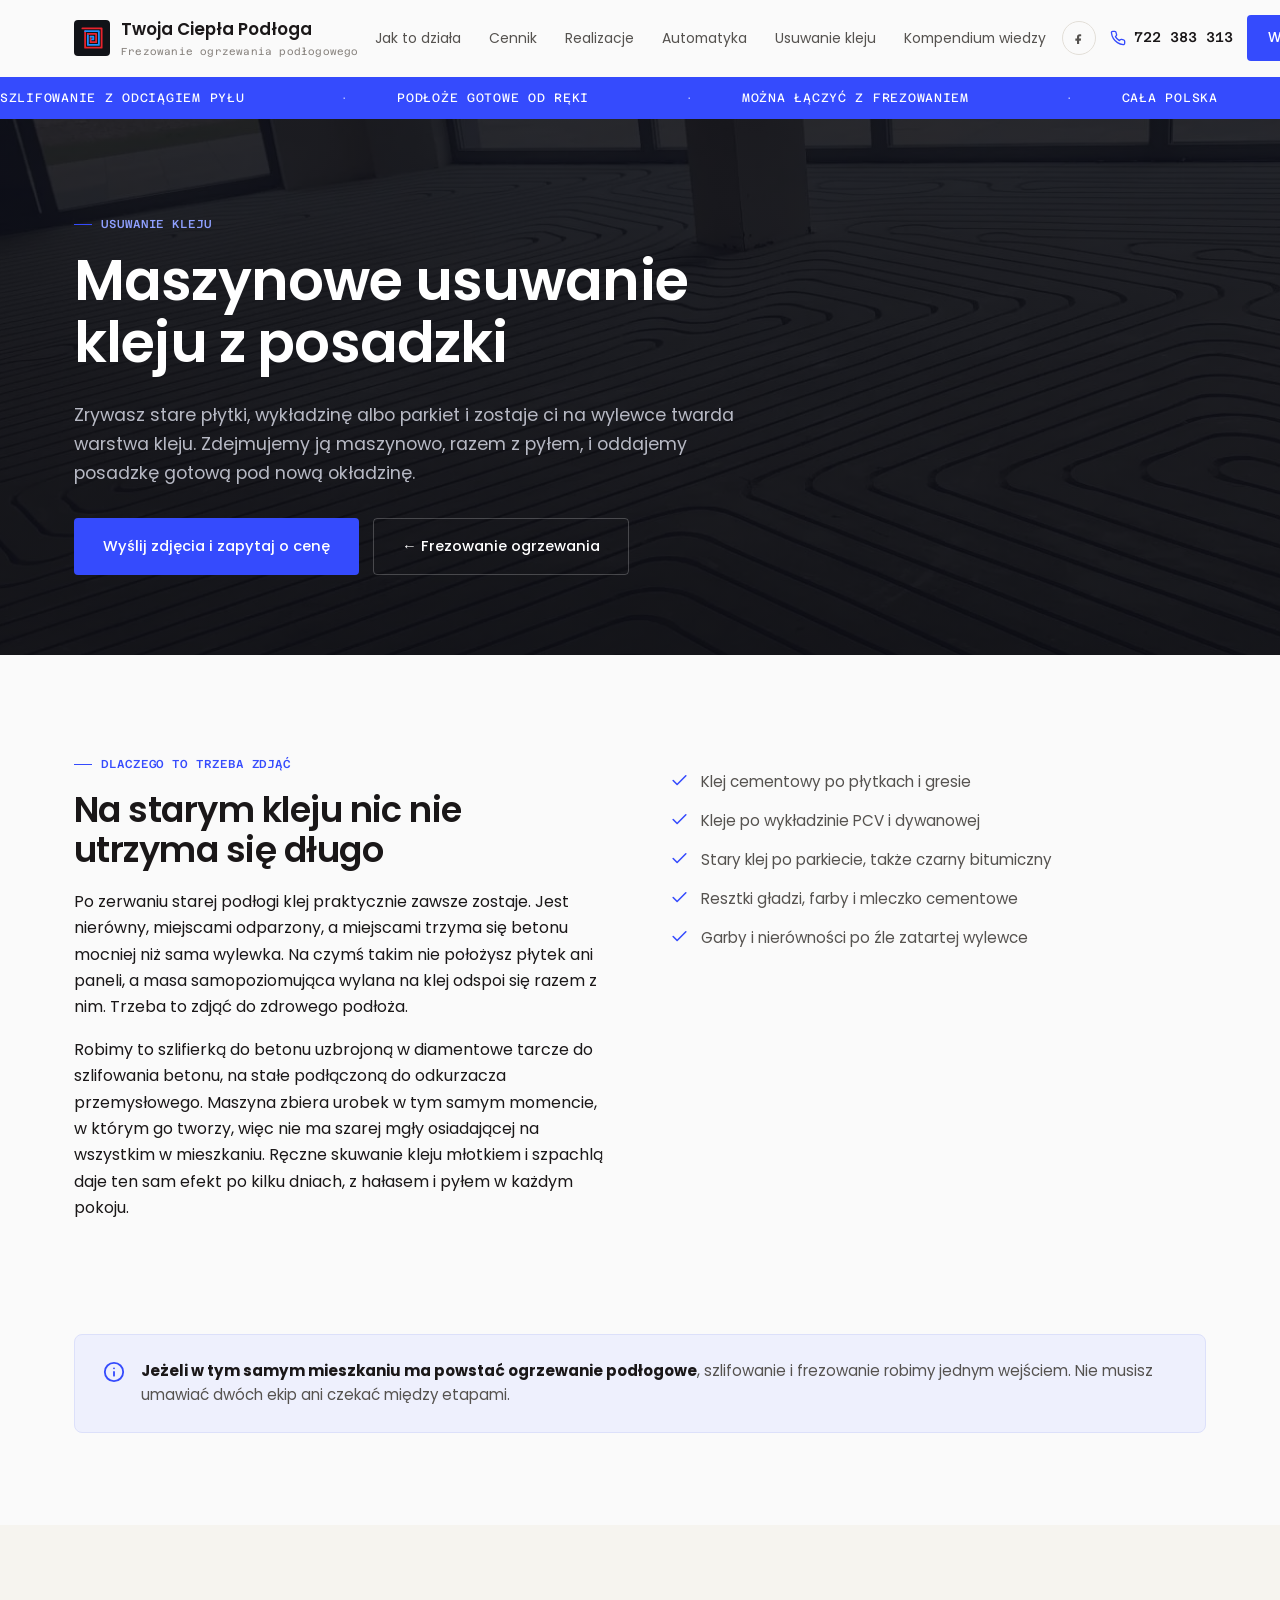
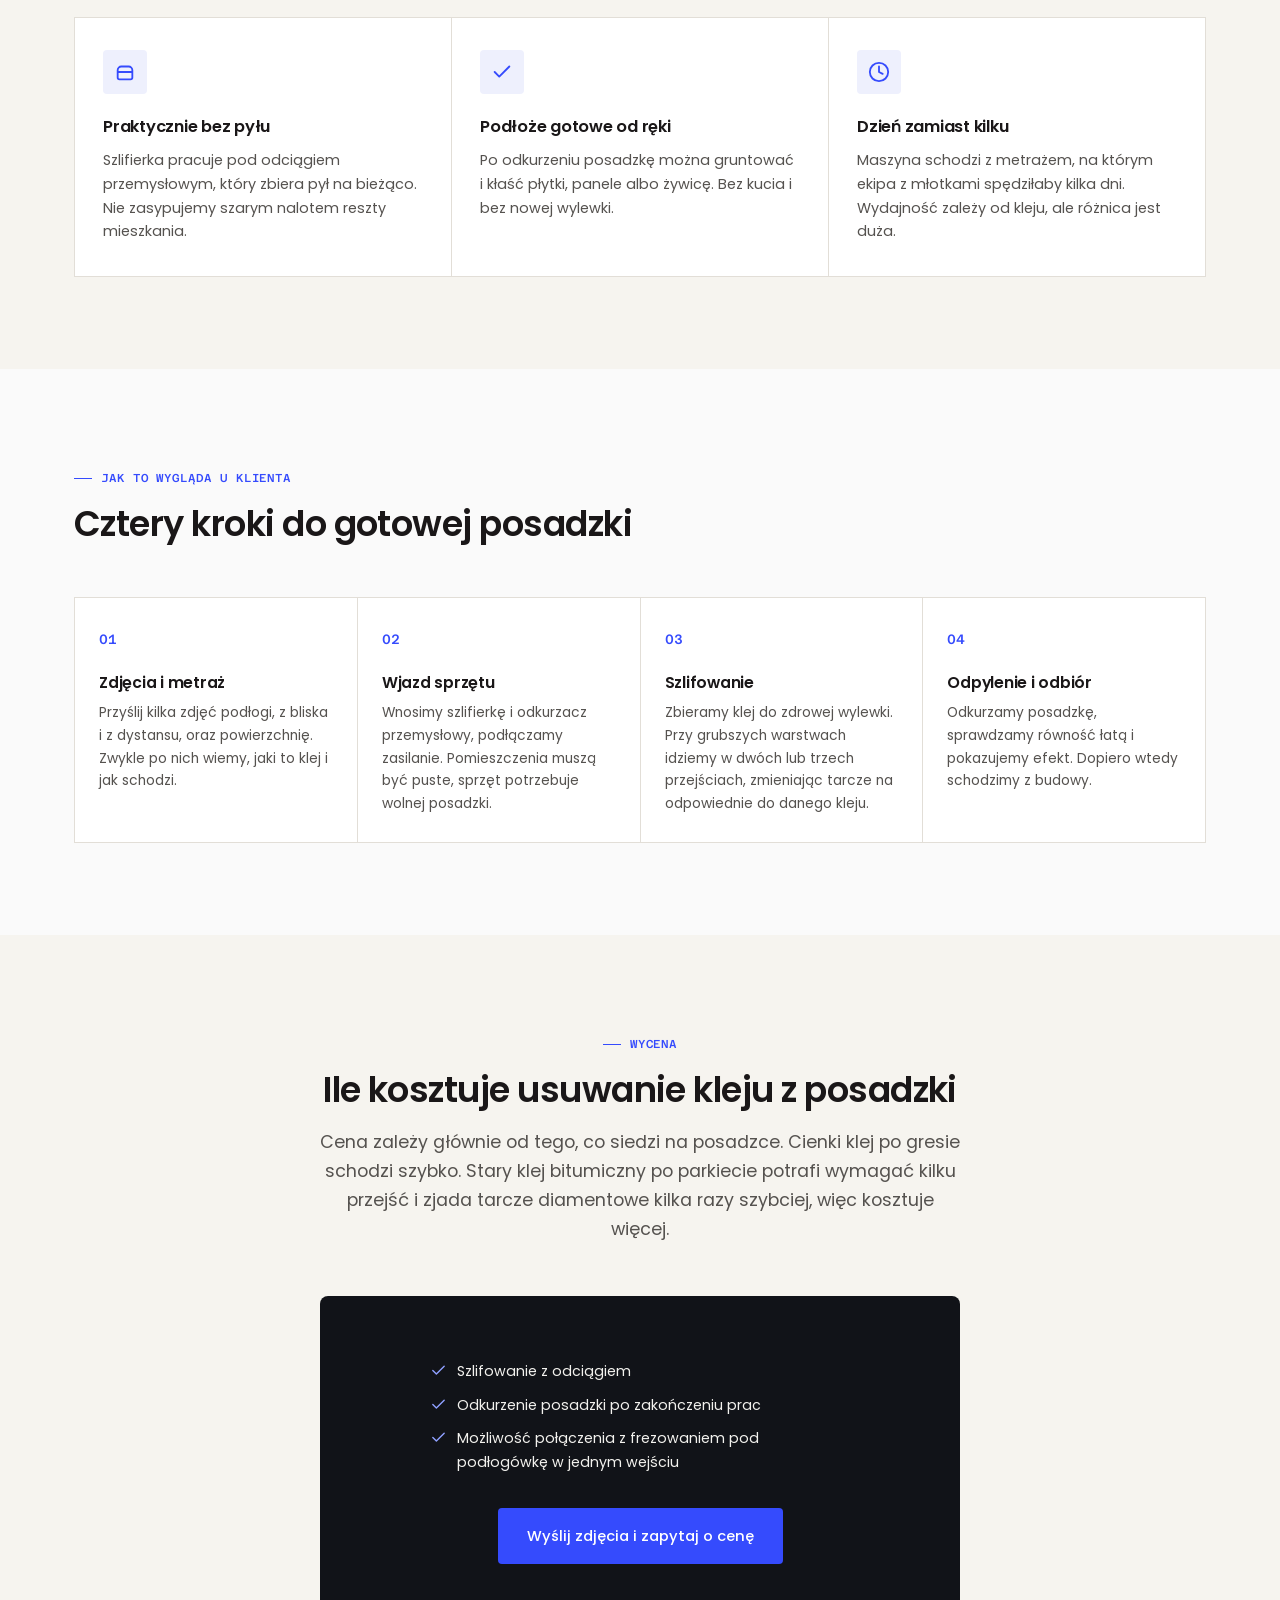
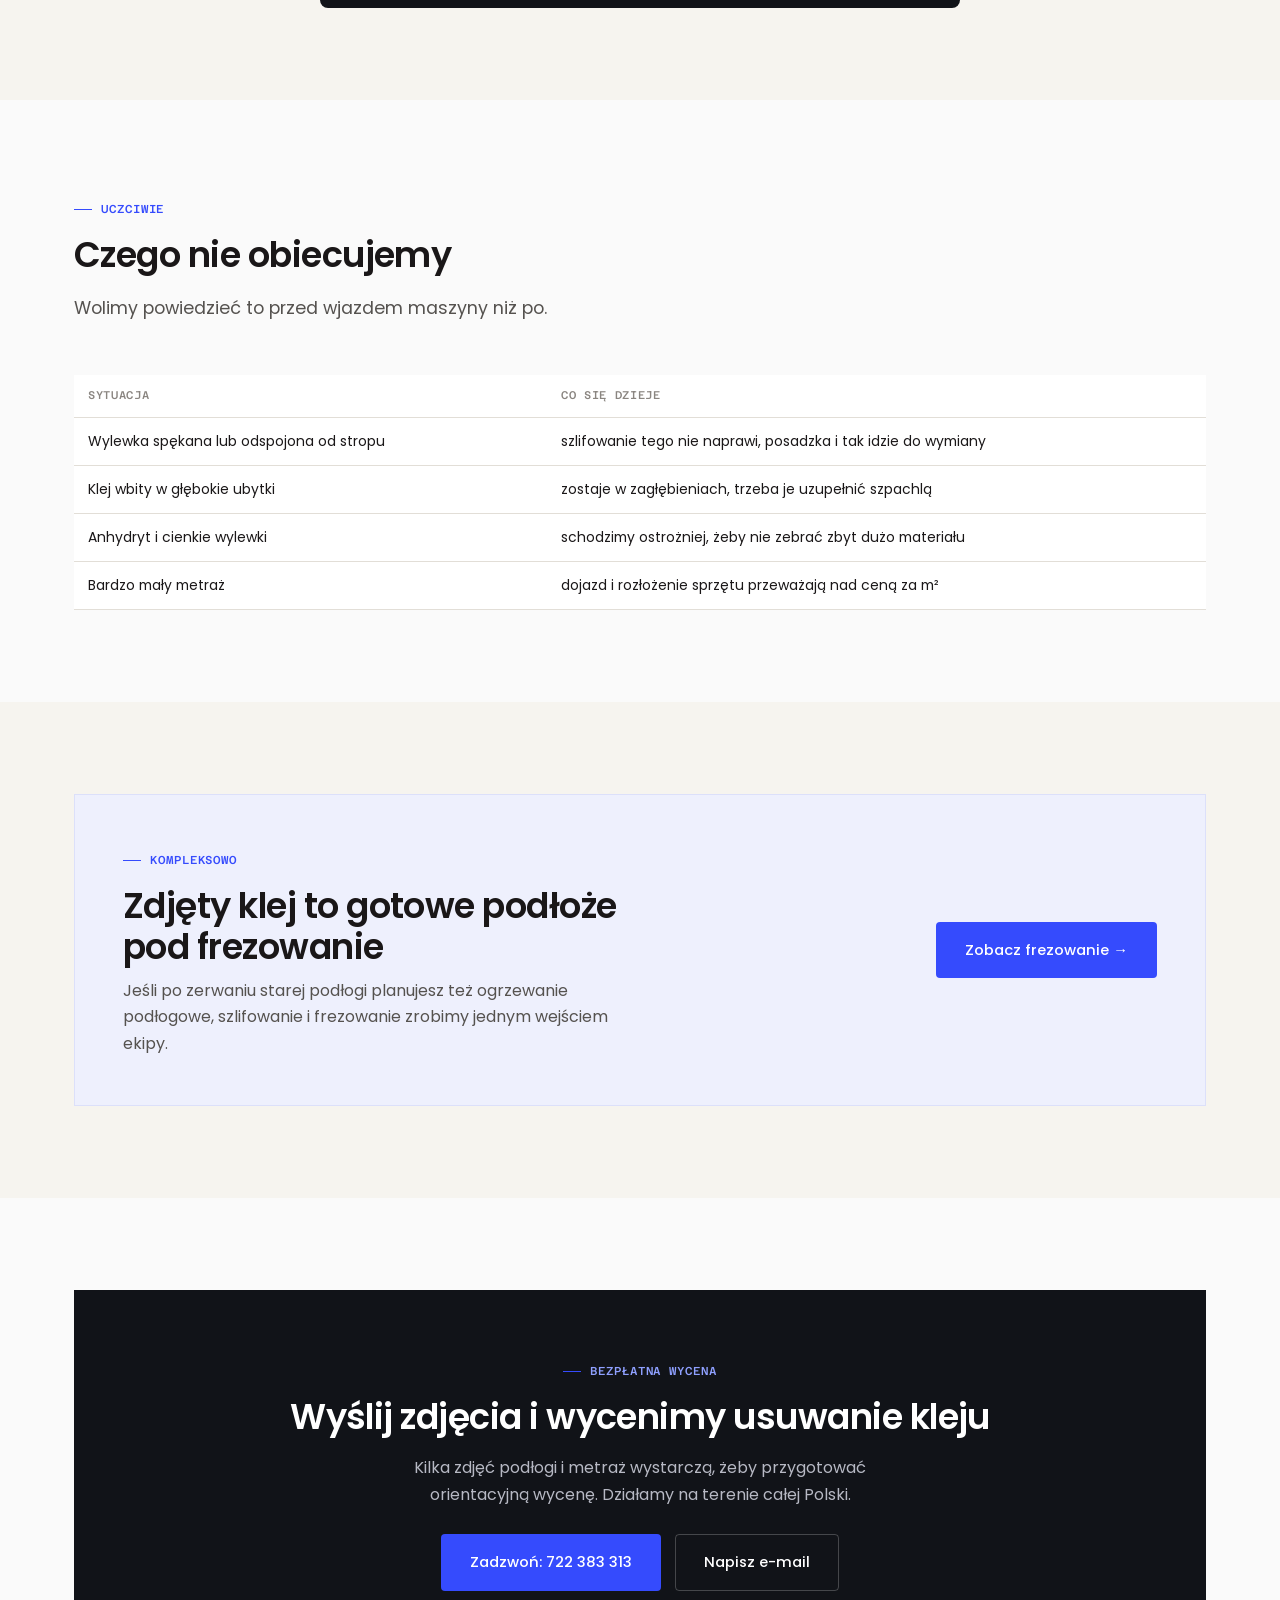
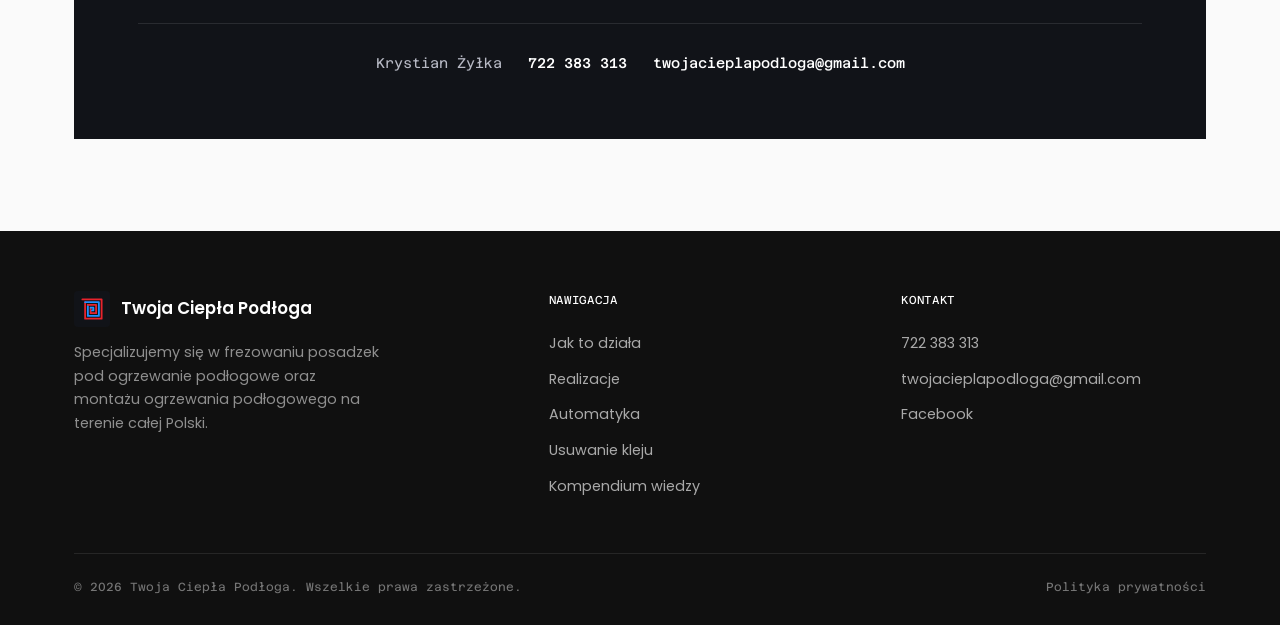
<file: usuwanie-kleju.html>
<!doctype html>
<html lang="pl">
<head>
<meta charset="utf-8">
<meta name="viewport" content="width=device-width, initial-scale=1">
<title>Maszynowe usuwanie kleju z posadzki | Twoja Ciepła Podłoga</title>
<meta name="description" content="Maszynowe usuwanie kleju z posadzki po płytkach, wykładzinie i parkiecie — szlifowanie z odciągiem pyłu, podłoże gotowe pod nową okładzinę tego samego dnia.">
<link rel="canonical" href="https://twojacieplapodloga.pl/usuwanie-kleju">
<meta name="theme-color" content="#ffffff">
<link rel="icon" type="image/svg+xml" href="data:image/svg+xml,%3Csvg xmlns='http://www.w3.org/2000/svg' viewBox='0 0 96 96'%3E%3Crect width='96' height='96' rx='20' fill='%23101010'/%3E%3Cpath d='M12,12 L84,12 L84,84 L24,84 L24,24' stroke='%23e8232c' stroke-width='9' fill='none' stroke-linecap='round' stroke-linejoin='round'/%3E%3Cpath d='M24,24 L72,24 L72,72 L34,72 L34,34' stroke='%231e90ff' stroke-width='9' fill='none' stroke-linecap='round' stroke-linejoin='round'/%3E%3Cpath d='M34,34 L62,34 L62,62 L44,62 L44,46' stroke='%23e8232c' stroke-width='9' fill='none' stroke-linecap='round' stroke-linejoin='round'/%3E%3C/svg%3E">

<meta property="og:type" content="website">
<meta property="og:locale" content="pl_PL">
<meta property="og:title" content="Maszynowe usuwanie kleju z posadzki">
<meta property="og:description" content="Szlifowanie kleju z posadzki z odciągiem pyłu — podłoże gotowe pod nową okładzinę, bez kucia i bez nowej wylewki.">
<meta property="og:url" content="https://twojacieplapodloga.pl/usuwanie-kleju">
<meta property="og:site_name" content="Twoja Ciepła Podłoga">
<meta name="twitter:card" content="summary_large_image">

<link href="https://fonts.googleapis.com/css2?family=Azeret+Mono:wght@400;500&family=Poppins:wght@400;500;600;700&display=swap" rel="stylesheet">
<link rel="stylesheet" href="assets/css/style.css">

<script type="application/ld+json">
{
  "@context": "https://schema.org",
  "@type": "Service",
  "serviceType": "Maszynowe usuwanie kleju z posadzki",
  "provider": {
    "@type": "LocalBusiness",
    "name": "Twoja Ciepła Podłoga",
    "telephone": "+48722383313",
    "email": "twojacieplapodloga@gmail.com",
    "areaServed": "PL",
    "url": "https://twojacieplapodloga.pl"
  },
  "areaServed": { "@type": "Country", "name": "Polska" },
  "description": "Maszynowe usuwanie kleju z posadzki po płytkach, wykładzinie i parkiecie, szlifowanie z odciągiem pyłu."
}
</script>
</head>
<body>

<header class="site-header">
  <div class="container">
    <a href="/" class="brand">
      <span class="brand-mark">
        <svg viewBox="0 0 96 96" fill="none">
          <path d="M6,6 L90,6 L90,90 L18,90 L18,18" stroke="#e8232c" stroke-width="8" stroke-linecap="round" stroke-linejoin="round"/>
          <path d="M18,18 L78,18 L78,78 L30,78 L30,30" stroke="#1e90ff" stroke-width="8" stroke-linecap="round" stroke-linejoin="round"/>
          <path d="M30,30 L66,30 L66,66 L42,66 L42,42" stroke="#e8232c" stroke-width="8" stroke-linecap="round" stroke-linejoin="round"/>
          <path d="M42,42 L54,42 L54,54 L48,54" stroke="#1e90ff" stroke-width="8" stroke-linecap="round" stroke-linejoin="round"/>
        </svg>
      </span>
      <span>Twoja Ciepła Podłoga<small>Frezowanie ogrzewania podłogowego</small></span>
    </a>

    <nav class="main-nav" aria-label="Nawigacja główna" id="main-nav">
      <a href="index.html#proces">Jak to działa</a>
      <a href="index.html#cennik">Cennik</a>
      <a href="index.html#realizacje">Realizacje</a>
      <a href="automatyka.html">Automatyka</a>
      <a href="usuwanie-kleju.html">Usuwanie kleju</a>
      <a href="kompendium-wiedzy.html">Kompendium wiedzy</a>
      <div class="mobile-only">
        <a href="tel:722383313" class="phone-link">
          <svg viewBox="0 0 24 24" fill="none" stroke="currentColor" stroke-width="2" stroke-linecap="round" stroke-linejoin="round"><path d="M22 16.92v3a2 2 0 0 1-2.18 2 19.79 19.79 0 0 1-8.63-3.07 19.5 19.5 0 0 1-6-6 19.79 19.79 0 0 1-3.07-8.67A2 2 0 0 1 4.11 2h3a2 2 0 0 1 2 1.72c.127.96.361 1.903.7 2.81a2 2 0 0 1-.45 2.11L8.09 9.91a16 16 0 0 0 6 6l1.27-1.27a2 2 0 0 1 2.11-.45c.907.339 1.85.573 2.81.7A2 2 0 0 1 22 16.92z"/></svg>
          722 383 313
        </a>
        <a href="#kontakt" class="btn btn-primary btn-sm">Wyślij zdjęcia</a>
      </div>
    </nav>

    <div class="header-cta">
      <a href="https://www.facebook.com/twojacieplapodloga/" target="_blank" rel="noopener" class="social-link" aria-label="Nasz profil na Facebooku">
        <svg viewBox="0 0 24 24" fill="currentColor"><path d="M13.5 9.5H15.3V6.6C15 6.6 14 6.5 12.9 6.5c-2.3 0-3.9 1.4-3.9 4v2.4H6.5v3.2h2.5V21h3.2v-4.9h2.5l.4-3.2h-2.9v-2.1c0-.9.3-1.3 1.3-1.3Z"/></svg>
      </a>
      <a href="tel:722383313" class="phone-link">
        <svg viewBox="0 0 24 24" fill="none" stroke="currentColor" stroke-width="2" stroke-linecap="round" stroke-linejoin="round"><path d="M22 16.92v3a2 2 0 0 1-2.18 2 19.79 19.79 0 0 1-8.63-3.07 19.5 19.5 0 0 1-6-6 19.79 19.79 0 0 1-3.07-8.67A2 2 0 0 1 4.11 2h3a2 2 0 0 1 2 1.72c.127.96.361 1.903.7 2.81a2 2 0 0 1-.45 2.11L8.09 9.91a16 16 0 0 0 6 6l1.27-1.27a2 2 0 0 1 2.11-.45c.907.339 1.85.573 2.81.7A2 2 0 0 1 22 16.92z"/></svg>
        722 383 313
      </a>
      <a href="#kontakt" class="btn btn-primary btn-sm">Wyślij zdjęcia</a>
      <button type="button" class="nav-toggle" aria-label="Otwórz menu" aria-expanded="false" aria-controls="main-nav">
        <span class="bars"><span></span><span></span><span></span></span>
      </button>
    </div>
  </div>
</header>

<div class="ticker" aria-hidden="true">
  <div class="ticker-track">
    <span>Szlifowanie z odciągiem pyłu</span>
    <span>Podłoże gotowe od ręki</span>
    <span>Można łączyć z frezowaniem</span>
    <span>Cała Polska</span>
    <span>Szlifowanie z odciągiem pyłu</span>
    <span>Podłoże gotowe od ręki</span>
    <span>Można łączyć z frezowaniem</span>
    <span>Cała Polska</span>
  </div>
</div>

<main>

  <!-- HERO -->
  <section class="hero">
    <div class="container">
      <div class="hero-copy reveal" style="max-width:720px; padding-bottom:80px;">
        <span class="eyebrow on-dark">Usuwanie kleju</span>
        <h1>Maszynowe usuwanie kleju z posadzki</h1>
        <p class="lede">Zrywasz stare płytki, wykładzinę albo parkiet i zostaje ci na wylewce twarda warstwa kleju. Zdejmujemy ją maszynowo, razem z pyłem, i oddajemy posadzkę gotową pod nową okładzinę.</p>
        <div class="hero-actions">
          <a href="#kontakt" class="btn btn-primary">Wyślij zdjęcia i zapytaj o cenę</a>
          <a href="index.html" class="btn btn-ghost">← Frezowanie ogrzewania</a>
        </div>
      </div>
    </div>
  </section>

  <!-- INTRO -->
  <section class="section">
    <div class="container intro-grid">
      <div class="reveal">
        <span class="eyebrow">Dlaczego to trzeba zdjąć</span>
        <h2>Na starym kleju nic nie utrzyma się długo</h2>
        <p>Po zerwaniu starej podłogi klej praktycznie zawsze zostaje. Jest nierówny, miejscami odparzony, a miejscami trzyma się betonu mocniej niż sama wylewka. Na czymś takim nie położysz płytek ani paneli, a masa samopoziomująca wylana na klej odspoi się razem z nim. Trzeba to zdjąć do zdrowego podłoża.</p>
        <p>Robimy to szlifierką do betonu uzbrojoną w diamentowe tarcze do szlifowania betonu, na stałe podłączoną do odkurzacza przemysłowego. Maszyna zbiera urobek w tym samym momencie, w którym go tworzy, więc nie ma szarej mgły osiadającej na wszystkim w mieszkaniu. Ręczne skuwanie kleju młotkiem i szpachlą daje ten sam efekt po kilku dniach, z hałasem i pyłem w każdym pokoju.</p>
      </div>
      <ul class="intro-list reveal" style="transition-delay:.1s">
        <li><svg viewBox="0 0 24 24" fill="none" stroke="currentColor" stroke-width="2" stroke-linecap="round" stroke-linejoin="round"><path d="M20 6 9 17l-5-5"/></svg> Klej cementowy po płytkach i gresie</li>
        <li><svg viewBox="0 0 24 24" fill="none" stroke="currentColor" stroke-width="2" stroke-linecap="round" stroke-linejoin="round"><path d="M20 6 9 17l-5-5"/></svg> Kleje po wykładzinie PCV i dywanowej</li>
        <li><svg viewBox="0 0 24 24" fill="none" stroke="currentColor" stroke-width="2" stroke-linecap="round" stroke-linejoin="round"><path d="M20 6 9 17l-5-5"/></svg> Stary klej po parkiecie, także czarny bitumiczny</li>
        <li><svg viewBox="0 0 24 24" fill="none" stroke="currentColor" stroke-width="2" stroke-linecap="round" stroke-linejoin="round"><path d="M20 6 9 17l-5-5"/></svg> Resztki gładzi, farby i mleczko cementowe</li>
        <li><svg viewBox="0 0 24 24" fill="none" stroke="currentColor" stroke-width="2" stroke-linecap="round" stroke-linejoin="round"><path d="M20 6 9 17l-5-5"/></svg> Garby i nierówności po źle zatartej wylewce</li>
      </ul>
      <div class="info-note reveal" style="grid-column:1 / -1;">
        <svg viewBox="0 0 24 24" fill="none" stroke="currentColor" stroke-width="2" stroke-linecap="round" stroke-linejoin="round"><circle cx="12" cy="12" r="10"/><path d="M12 16v-4M12 8h.01"/></svg>
        <p><strong>Jeżeli w tym samym mieszkaniu ma powstać ogrzewanie podłogowe</strong>, szlifowanie i frezowanie robimy jednym wejściem. Nie musisz umawiać dwóch ekip ani czekać między etapami.</p>
      </div>
    </div>
  </section>

  <!-- FEATURES -->
  <section class="section section-alt">
    <div class="container">
      <div class="grid-3 reveal-stagger">
        <div class="card reveal" style="--i:0">
          <div class="card-icon"><svg viewBox="0 0 24 24" fill="none" stroke="currentColor" stroke-width="2" stroke-linecap="round" stroke-linejoin="round"><path d="M4 12v-2a4 4 0 0 1 4-4h8a4 4 0 0 1 4 4v2M4 12h16v6a2 2 0 0 1-2 2H6a2 2 0 0 1-2-2v-6Z"/></svg></div>
          <h3>Praktycznie bez pyłu</h3>
          <p>Szlifierka pracuje pod odciągiem przemysłowym, który zbiera pył na bieżąco. Nie zasypujemy szarym nalotem reszty mieszkania.</p>
        </div>
        <div class="card reveal" style="--i:1">
          <div class="card-icon"><svg viewBox="0 0 24 24" fill="none" stroke="currentColor" stroke-width="2" stroke-linecap="round" stroke-linejoin="round"><path d="M20 6 9 17l-5-5"/></svg></div>
          <h3>Podłoże gotowe od ręki</h3>
          <p>Po odkurzeniu posadzkę można gruntować i kłaść płytki, panele albo żywicę. Bez kucia i bez nowej wylewki.</p>
        </div>
        <div class="card reveal" style="--i:2">
          <div class="card-icon"><svg viewBox="0 0 24 24" fill="none" stroke="currentColor" stroke-width="2" stroke-linecap="round" stroke-linejoin="round"><circle cx="12" cy="12" r="10"/><path d="M12 6v6l4 2"/></svg></div>
          <h3>Dzień zamiast kilku</h3>
          <p>Maszyna schodzi z metrażem, na którym ekipa z młotkami spędziłaby kilka dni. Wydajność zależy od kleju, ale różnica jest duża.</p>
        </div>
      </div>
    </div>
  </section>

  <!-- PROCESS -->
  <section class="section">
    <div class="container">
      <div class="section-head reveal">
        <span class="eyebrow">Jak to wygląda u klienta</span>
        <h2>Cztery kroki do gotowej posadzki</h2>
      </div>
      <div class="steps">
        <div class="step reveal" style="--i:0">
          <div class="step-num"></div>
          <h3>Zdjęcia i metraż</h3>
          <p>Przyślij kilka zdjęć podłogi, z bliska i z dystansu, oraz powierzchnię. Zwykle po nich wiemy, jaki to klej i jak schodzi.</p>
        </div>
        <div class="step reveal" style="--i:1">
          <div class="step-num"></div>
          <h3>Wjazd sprzętu</h3>
          <p>Wnosimy szlifierkę i odkurzacz przemysłowy, podłączamy zasilanie. Pomieszczenia muszą być puste, sprzęt potrzebuje wolnej posadzki.</p>
        </div>
        <div class="step reveal" style="--i:2">
          <div class="step-num"></div>
          <h3>Szlifowanie</h3>
          <p>Zbieramy klej do zdrowej wylewki. Przy grubszych warstwach idziemy w dwóch lub trzech przejściach, zmieniając tarcze na odpowiednie do danego kleju.</p>
        </div>
        <div class="step reveal" style="--i:3">
          <div class="step-num"></div>
          <h3>Odpylenie i odbiór</h3>
          <p>Odkurzamy posadzkę, sprawdzamy równość łatą i pokazujemy efekt. Dopiero wtedy schodzimy z budowy.</p>
        </div>
      </div>
    </div>
  </section>

  <!-- PRICING / CONTACT ONLY -->
  <section class="section section-alt" id="cennik">
    <div class="container">
      <div class="section-head center reveal">
        <span class="eyebrow">Wycena</span>
        <h2>Ile kosztuje usuwanie kleju z posadzki</h2>
        <p class="lede" style="margin-inline:auto;">Cena zależy głównie od tego, co siedzi na posadzce. Cienki klej po gresie schodzi szybko. Stary klej bitumiczny po parkiecie potrafi wymagać kilku przejść i zjada tarcze diamentowe kilka razy szybciej, więc kosztuje więcej.</p>
      </div>
      <div class="quote-card reveal">
        <ul class="price-list">
          <li><svg viewBox="0 0 24 24" fill="none" stroke="currentColor" stroke-width="2" stroke-linecap="round" stroke-linejoin="round"><path d="M20 6 9 17l-5-5"/></svg> Szlifowanie z odciągiem</li>
          <li><svg viewBox="0 0 24 24" fill="none" stroke="currentColor" stroke-width="2" stroke-linecap="round" stroke-linejoin="round"><path d="M20 6 9 17l-5-5"/></svg> Odkurzenie posadzki po zakończeniu prac</li>
          <li><svg viewBox="0 0 24 24" fill="none" stroke="currentColor" stroke-width="2" stroke-linecap="round" stroke-linejoin="round"><path d="M20 6 9 17l-5-5"/></svg> Możliwość połączenia z frezowaniem pod podłogówkę w jednym wejściu</li>
        </ul>
        <a href="mailto:twojacieplapodloga@gmail.com" class="btn btn-primary">Wyślij zdjęcia i zapytaj o cenę</a>
      </div>
    </div>
  </section>

  <!-- WHAT WE DON'T PROMISE -->
  <section class="section">
    <div class="container">
      <div class="section-head reveal">
        <span class="eyebrow">Uczciwie</span>
        <h2>Czego nie obiecujemy</h2>
        <p class="lede">Wolimy powiedzieć to przed wjazdem maszyny niż po.</p>
      </div>
      <div class="card reveal" style="padding:0; overflow-x:auto;">
        <table class="price-table" style="margin-top:0;">
          <thead><tr><th>Sytuacja</th><th>Co się dzieje</th></tr></thead>
          <tbody>
            <tr><td>Wylewka spękana lub odspojona od stropu</td><td>szlifowanie tego nie naprawi, posadzka i tak idzie do wymiany</td></tr>
            <tr><td>Klej wbity w głębokie ubytki</td><td>zostaje w zagłębieniach, trzeba je uzupełnić szpachlą</td></tr>
            <tr><td>Anhydryt i cienkie wylewki</td><td>schodzimy ostrożniej, żeby nie zebrać zbyt dużo materiału</td></tr>
            <tr><td>Bardzo mały metraż</td><td>dojazd i rozłożenie sprzętu przeważają nad ceną za m²</td></tr>
          </tbody>
        </table>
      </div>
    </div>
  </section>

  <!-- CROSS-LINK -->
  <section class="section section-alt">
    <div class="container">
      <div class="compendium-banner reveal">
        <div class="txt">
          <span class="eyebrow">Kompleksowo</span>
          <h2>Zdjęty klej to gotowe podłoże pod frezowanie</h2>
          <p>Jeśli po zerwaniu starej podłogi planujesz też ogrzewanie podłogowe, szlifowanie i frezowanie zrobimy jednym wejściem ekipy.</p>
        </div>
        <a href="index.html" class="btn btn-primary">Zobacz frezowanie →</a>
      </div>
    </div>
  </section>

  <!-- FINAL CTA -->
  <section class="section" id="kontakt">
    <div class="container">
      <div class="cta-block reveal">
        <span class="eyebrow on-dark">Bezpłatna wycena</span>
        <h2>Wyślij zdjęcia i wycenimy usuwanie kleju</h2>
        <p>Kilka zdjęć podłogi i metraż wystarczą, żeby przygotować orientacyjną wycenę. Działamy na terenie całej Polski.</p>
        <div class="cta-actions">
          <a href="tel:722383313" class="btn btn-primary">Zadzwoń: 722 383 313</a>
          <a href="mailto:twojacieplapodloga@gmail.com" class="btn btn-ghost" style="border-color:rgba(255,255,255,.22);color:#fff;">Napisz e-mail</a>
        </div>
        <div class="cta-contact">
          <span>Krystian Żyłka</span>
          <a href="tel:722383313">722 383 313</a>
          <a href="mailto:twojacieplapodloga@gmail.com">twojacieplapodloga@gmail.com</a>
        </div>
      </div>
    </div>
  </section>

</main>

<footer class="site-footer">
  <div class="container">
    <div class="footer-grid">
      <div class="footer-brand">
        <a href="/" class="brand">
          <span class="brand-mark">
            <svg viewBox="0 0 96 96" fill="none">
          <path d="M6,6 L90,6 L90,90 L18,90 L18,18" stroke="#e8232c" stroke-width="8" stroke-linecap="round" stroke-linejoin="round"/>
          <path d="M18,18 L78,18 L78,78 L30,78 L30,30" stroke="#1e90ff" stroke-width="8" stroke-linecap="round" stroke-linejoin="round"/>
          <path d="M30,30 L66,30 L66,66 L42,66 L42,42" stroke="#e8232c" stroke-width="8" stroke-linecap="round" stroke-linejoin="round"/>
          <path d="M42,42 L54,42 L54,54 L48,54" stroke="#1e90ff" stroke-width="8" stroke-linecap="round" stroke-linejoin="round"/>
        </svg>
          </span>
          <span>Twoja Ciepła Podłoga</span>
        </a>
        <p>Specjalizujemy się w frezowaniu posadzek pod ogrzewanie podłogowe oraz montażu ogrzewania podłogowego na terenie całej Polski.</p>
      </div>
      <div class="footer-col">
        <h4>Nawigacja</h4>
        <a href="index.html#proces">Jak to działa</a>
        <a href="index.html#realizacje">Realizacje</a>
        <a href="automatyka.html">Automatyka</a>
        <a href="usuwanie-kleju.html">Usuwanie kleju</a>
        <a href="kompendium-wiedzy.html">Kompendium wiedzy</a>
      </div>
      <div class="footer-col">
        <h4>Kontakt</h4>
        <a href="tel:722383313">722 383 313</a>
        <a href="mailto:twojacieplapodloga@gmail.com">twojacieplapodloga@gmail.com</a>
        <a href="https://www.facebook.com/twojacieplapodloga/" target="_blank" rel="noopener">Facebook</a>
      </div>
    </div>
    <div class="footer-bottom">
      <span>© 2026 Twoja Ciepła Podłoga. Wszelkie prawa zastrzeżone.</span>
      <a href="/polityka-prywatnosci">Polityka prywatności</a>
    </div>
  </div>
</footer>

<script src="assets/js/main.js"></script>
</body>
</html>
</file>
<file: assets/css/style.css>
/* ==========================================================================
   Twoja Ciepła Podłoga — Frezowanie pod ogrzewanie podłogowe
   Modern editorial theme — dark hero, cream/white sections, sharp corners
   ========================================================================== */

:root{
  --bg:            #fafafa;
  --bg-alt:        #f6f4ef;
  --surface:       #ffffff;
  --dark:          #111318;
  --dark-soft:     #1b1e26;
  --ink:           #1a1718;
  --ink-soft:      #55524f;
  --ink-faint:     #8a8580;
  --line:          #e2ded7;
  --accent:        #354bfd;
  --accent-dark:   #29358c;
  --accent-soft:   #dce0fa;
  --accent-tint:   #eef0fd;
  --on-dark:       #f3f2ee;
  --on-dark-soft:  #b7b9c4;
  --shadow-sm:     0 1px 2px rgba(26,23,24,.05), 0 1px 1px rgba(26,23,24,.04);
  --shadow-md:     0 10px 26px -12px rgba(26,23,24,.18);
  --radius-sm:     4px;
  --radius-md:     6px;
  --radius-lg:     8px;
  --ff-head:       "Poppins", -apple-system, Segoe UI, Roboto, sans-serif;
  --ff-body:       "Poppins", -apple-system, Segoe UI, Roboto, sans-serif;
  --ff-mono:       "Azeret Mono", "Space Mono", monospace;
  --ease:          cubic-bezier(.22,.68,.36,1);
  --container:     1180px;
}

*,*::before,*::after{ box-sizing:border-box; }
html{ scroll-behavior:smooth; }
@media (prefers-reduced-motion: reduce){
  html{ scroll-behavior:auto; }
  *,*::before,*::as{ animation-duration:.001ms !important; }
  *,*::before,*::after{ animation-duration:.001ms !important; animation-iteration-count:1 !important; transition-duration:.001ms !important; scroll-behavior:auto !important; }
}

body{
  margin:0;
  font-family:var(--ff-body);
  font-weight:400;
  color:var(--ink);
  background:var(--bg);
  -webkit-font-smoothing:antialiased;
  text-rendering:optimizeLegibility;
  line-height:1.65;
}

img{ max-width:100%; display:block; }
a{ color:inherit; text-decoration:none; }
ul{ margin:0; padding:0; list-style:none; }
h1,h2,h3,h4{ font-family:var(--ff-head); font-weight:600; margin:0 0 .5em; letter-spacing:-.015em; color:var(--ink); }
p{ margin:0 0 1em; }

.container{
  width:100%;
  max-width:var(--container);
  margin-inline:auto;
  padding-inline:24px;
}

section{ position:relative; }

.eyebrow{
  display:inline-flex;
  align-items:center;
  gap:9px;
  font-family:var(--ff-mono);
  font-size:.72rem;
  font-weight:500;
  letter-spacing:.08em;
  text-transform:uppercase;
  color:var(--accent);
  margin-bottom:16px;
}
.eyebrow::before{
  content:"";
  width:18px; height:1px;
  background:var(--accent);
}
.eyebrow.on-dark{ color:#8fa0ff; }

h1{ font-size:clamp(2.1rem, 4.4vw, 3.5rem); line-height:1.1; font-weight:600; }
h2{ font-size:clamp(1.55rem, 3vw, 2.2rem); line-height:1.16; }
h3{ font-size:1.15rem; }

.lede{
  font-size:clamp(1rem, 1.4vw, 1.1rem);
  color:var(--ink-soft);
  max-width:60ch;
}

/* ---------- buttons ---------- */
.btn{
  display:inline-flex;
  align-items:center;
  justify-content:center;
  gap:10px;
  padding:15px 28px;
  border-radius:var(--radius-sm);
  font-weight:500;
  font-size:.92rem;
  border:1px solid transparent;
  cursor:pointer;
  transition:transform .3s var(--ease), background .2s ease, color .2s ease, border-color .2s ease;
  white-space:nowrap;
}
.btn-primary{
  background:var(--accent);
  color:#fff;
}
.btn-primary:hover{ background:var(--accent-dark); }
.btn-ghost{
  background:transparent;
  color:var(--ink);
  border-color:var(--line);
}
.btn-ghost:hover{ border-color:var(--accent); color:var(--accent); }
.btn-light{
  background:#fff;
  color:var(--ink);
  border-color:#fff;
}
.btn-light:hover{ background:var(--bg-alt); }
.btn-sm{ padding:11px 20px; font-size:.84rem; }

/* ---------- header ---------- */
.site-header{
  position:sticky; top:0; z-index:100;
  background:rgba(250,250,250,.9);
  backdrop-filter:blur(10px);
  border-bottom:1px solid transparent;
  transition:border-color .3s ease, box-shadow .3s ease;
}
.site-header.is-scrolled{
  border-color:var(--line);
  box-shadow:0 4px 20px -14px rgba(26,23,24,.2);
}
.site-header .container{
  display:flex; align-items:center; justify-content:space-between;
  height:76px; gap:16px;
}
.brand{
  display:flex; align-items:center; gap:11px;
  font-family:var(--ff-head); font-weight:600; font-size:1.05rem;
  color:var(--ink);
  flex:none; white-space:nowrap;
}
.brand-mark{
  width:36px; height:36px; border-radius:var(--radius-sm);
  background:var(--dark);
  display:flex; align-items:center; justify-content:center;
}
.brand-mark svg{ width:22px; height:22px; }
.social-link{
  display:flex; align-items:center; justify-content:center;
  width:34px; height:34px; border-radius:50%;
  border:1px solid var(--line); color:var(--ink-soft);
  transition:color .2s ease, border-color .2s ease;
}
.social-link:hover{ color:var(--accent); border-color:var(--accent); }
.social-link svg{ width:16px; height:16px; }
.brand small{ display:block; font-family:var(--ff-mono); font-weight:400; font-size:.63rem; color:var(--ink-faint); letter-spacing:.02em; }

.main-nav{ display:flex; align-items:center; gap:28px; flex:none; }
.main-nav a{
  font-size:.87rem; font-weight:400; color:var(--ink-soft);
  position:relative; padding:6px 0;
  white-space:nowrap;
  transition:color .2s ease;
}
.main-nav a::after{
  content:""; position:absolute; left:0; right:100%; bottom:0; height:1px;
  background:var(--accent); transition:right .3s var(--ease);
}
.main-nav a:hover{ color:var(--ink); }
.main-nav a:hover::after{ right:0; }
.header-cta{ display:flex; align-items:center; gap:14px; flex:none; }
.phone-link{ display:flex; align-items:center; gap:8px; font-weight:500; font-size:.88rem; color:var(--ink); font-family:var(--ff-mono); white-space:nowrap; }
.phone-link svg{ width:16px; height:16px; color:var(--accent); flex:none; }

/* ---------- hamburger toggle ---------- */
.nav-toggle{
  display:none;
  flex:none;
  width:38px; height:38px;
  align-items:center; justify-content:center;
  background:none; border:1px solid var(--line); border-radius:var(--radius-sm);
  cursor:pointer; padding:0;
}
.nav-toggle .bars{ position:relative; width:16px; height:11px; }
.nav-toggle .bars span{
  position:absolute; left:0; width:100%; height:1.5px; background:var(--ink);
  transition:transform .3s var(--ease), opacity .2s ease, top .3s var(--ease);
}
.nav-toggle .bars span:nth-child(1){ top:0; }
.nav-toggle .bars span:nth-child(2){ top:5px; }
.nav-toggle .bars span:nth-child(3){ top:10px; }
.nav-toggle[aria-expanded="true"] .bars span:nth-child(1){ top:5px; transform:rotate(45deg); }
.nav-toggle[aria-expanded="true"] .bars span:nth-child(2){ opacity:0; }
.nav-toggle[aria-expanded="true"] .bars span:nth-child(3){ top:5px; transform:rotate(-45deg); }

.mobile-only{ display:none; }

/* ---------- ticker banner ---------- */
.ticker{
  background:var(--accent);
  color:#fff;
  padding:11px 0;
  overflow:hidden;
}
.ticker-track{
  display:flex; gap:48px; white-space:nowrap;
  font-family:var(--ff-mono); font-size:.76rem; letter-spacing:.06em; text-transform:uppercase;
  animation:ticker 26s linear infinite;
  width:max-content;
}
.ticker-track span{ display:flex; align-items:center; gap:48px; }
.ticker-track span::after{ content:"·"; opacity:.6; margin-left:48px; }
@keyframes ticker{
  0%{ transform:translateX(0); }
  100%{ transform:translateX(-50%); }
}
/* Ticker is a slow, linear, non-flashing scroll — kept running even with
   reduced-motion since it's low vestibular risk and requested to always animate. */

/* ---------- hero (dark) ---------- */
.hero{
  background:
    linear-gradient(rgba(10,11,15,.86), rgba(10,11,15,.9)),
    url("../img/hero-bg.webp") center 65% / cover no-repeat,
    var(--dark);
  color:var(--on-dark);
  padding:88px 0 0;
  overflow:clip;
}
.hero-grid{
  display:grid;
  grid-template-columns:1.15fr .85fr;
  gap:56px;
  align-items:end;
  padding-bottom:64px;
  border-bottom:1px solid rgba(255,255,255,.08);
}
.hero h1{ color:#fff; }
.hero .lede{ color:var(--on-dark-soft); }
.hero-actions{ display:flex; flex-wrap:wrap; gap:14px; margin-top:30px; }
.hero .btn-ghost{ border-color:rgba(255,255,255,.22); color:#fff; }
.hero .btn-ghost:hover{ border-color:#fff; }

.hero-stats{
  display:grid; grid-template-columns:1fr 1fr; gap:0;
  border-left:1px solid rgba(255,255,255,.08);
}
.hero-stat{
  padding:4px 0 4px 28px;
  border-bottom:1px solid rgba(255,255,255,.08);
  padding-block:20px;
}
.hero-stat:nth-child(odd){ border-right:1px solid rgba(255,255,255,.08); }
.hero-stat .num{
  font-family:var(--ff-head); font-weight:600;
  font-size:clamp(1.8rem,3vw,2.5rem); color:#fff; line-height:1;
}
.hero-stat .lbl{
  margin-top:8px; font-family:var(--ff-mono); font-size:.68rem;
  letter-spacing:.05em; text-transform:uppercase; color:var(--on-dark-soft);
}
.hero-foot{
  padding:22px 0; display:flex; justify-content:space-between; align-items:center;
  font-family:var(--ff-mono); font-size:.72rem; color:var(--on-dark-soft);
  letter-spacing:.04em; text-transform:uppercase;
}

/* ---------- reveal animation ---------- */
.reveal{
  opacity:0;
  transform:translateY(18px);
  transition:opacity .6s var(--ease), transform .6s var(--ease);
}
.reveal.is-visible{ opacity:1; transform:none; }
.reveal-stagger > *{ transition-delay:calc(var(--i, 0) * 70ms); }

/* ---------- section shells ---------- */
.section{ padding:92px 0; }
.section-alt{ background:var(--bg-alt); }
.section-head{ max-width:640px; margin-bottom:52px; }
.section-head.center{ margin-inline:auto; text-align:center; }

/* ---------- intro ---------- */
.intro-grid{
  display:grid; grid-template-columns:1fr 1fr;
  gap:60px; align-items:start;
}
.intro-list{ margin-top:22px; display:grid; gap:14px; }
.intro-list li{
  display:flex; gap:12px; align-items:flex-start;
  font-size:.95rem; color:var(--ink-soft);
}
.intro-list svg{ flex:none; width:19px; height:19px; color:var(--accent); margin-top:2px; }

/* ---------- benefit cards ---------- */
.grid-3{ display:grid; grid-template-columns:repeat(3,1fr); gap:1px; background:var(--line); border:1px solid var(--line); }
.grid-2{ display:grid; grid-template-columns:repeat(2,1fr); gap:24px; }

.card{
  background:var(--surface);
  padding:32px 28px;
  transition:background .3s ease;
}
.card:hover{ background:var(--bg-alt); }
.card-icon{
  width:44px; height:44px; border-radius:var(--radius-sm);
  background:var(--accent-tint); color:var(--accent);
  display:flex; align-items:center; justify-content:center;
  margin-bottom:20px;
}
.card-icon svg{ width:22px; height:22px; }
.card h3{ margin-bottom:8px; font-size:1.02rem; }
.card p{ color:var(--ink-soft); font-size:.9rem; margin:0; }

/* ---------- realizacje / before-after compare ---------- */
.compare-list{ display:grid; gap:64px; }
.compare-pair{
  display:grid;
  grid-template-columns:64px 1fr;
  gap:32px;
  align-items:center;
}
.compare-index{
  font-family:var(--ff-mono); font-weight:500; font-size:1rem;
  color:var(--ink-faint); letter-spacing:.02em;
  writing-mode:vertical-rl; text-orientation:mixed;
  display:flex; align-items:center; justify-content:center; gap:10px;
}
.compare-index::after{ content:""; width:1px; height:40px; background:var(--line); }
.compare-photos{
  position:relative;
  display:grid; grid-template-columns:1fr 1fr; gap:3px;
}
.compare-photo{
  position:relative; aspect-ratio:3/4; overflow:hidden;
  border-radius:var(--radius-lg); background:var(--bg-alt);
  box-shadow:var(--shadow-sm);
  transition:box-shadow .35s ease;
}
.compare-pair:hover .compare-photo{ box-shadow:var(--shadow-md); }
.compare-photo img{
  width:100%; height:100%; object-fit:cover; display:block;
  transition:transform .6s var(--ease);
}
.compare-photo:hover img{ transform:scale(1.04); }
.compare-tag{
  position:absolute; left:14px; bottom:14px;
  font-family:var(--ff-mono); font-size:.66rem; letter-spacing:.06em; text-transform:uppercase;
  padding:6px 12px; border-radius:999px; color:#fff;
  background:rgba(17,19,24,.75); backdrop-filter:blur(6px);
}
.compare-tag.tag-after{ background:rgba(53,75,253,.85); }
.compare-divider{
  position:absolute; left:50%; top:50%; transform:translate(-50%,-50%);
  z-index:2;
  width:40px; height:40px; border-radius:50%;
  background:var(--surface); border:1px solid var(--line);
  display:flex; align-items:center; justify-content:center;
  box-shadow:var(--shadow-md);
  color:var(--accent);
}
.compare-divider svg{ width:16px; height:16px; }

/* ---------- info note ---------- */
.info-note{
  background:var(--accent-tint); border:1px solid var(--accent-soft);
  border-radius:var(--radius-lg); padding:24px 28px;
  margin-top:36px; display:flex; gap:16px; align-items:flex-start;
}
.info-note svg{ flex:none; width:22px; height:22px; color:var(--accent); margin-top:2px; }
.info-note p{ margin:0; color:var(--ink-soft); font-size:.94rem; }
.info-note strong{ color:var(--ink); }

/* ---------- video embed ---------- */
.video-embed{
  position:relative; padding-top:56.25%; height:0; overflow:hidden;
  border-radius:var(--radius-lg); background:#000;
}
.video-embed iframe{ position:absolute; inset:0; width:100%; height:100%; border:0; }

/* ---------- faq media ---------- */
.faq-media{
  display:flex; gap:16px; overflow-x:auto;
  margin-bottom:36px; padding-bottom:10px;
  scroll-snap-type:x proximity;
}
.faq-media > *{ flex:none; scroll-snap-align:start; }
.faq-media .video-embed{ position:relative; width:min(520px,72vw); aspect-ratio:16/9; padding-top:0; height:auto; }
.faq-media .video-vertical{
  width:min(200px,42vw); aspect-ratio:9/16; border-radius:var(--radius-lg);
  overflow:hidden; background:#000; position:relative;
}
.faq-media .video-vertical video{ width:100%; height:100%; object-fit:cover; display:block; }
.faq-media-photo{
  position:relative; width:min(240px,48vw); aspect-ratio:1/1;
  border-radius:var(--radius-lg); overflow:hidden; background:var(--bg-alt);
}
.faq-media-photo img{ width:100%; height:100%; object-fit:cover; display:block; }

/* ---------- contact-only pricing (no visible rate) ---------- */
.quote-card{
  max-width:640px; margin-inline:auto;
  background:var(--dark); color:var(--on-dark);
  border-radius:var(--radius-lg); padding:44px;
  text-align:center;
}
.quote-card p{ color:var(--on-dark-soft); max-width:52ch; margin-inline:auto; }
.quote-card .price-list{ text-align:left; max-width:420px; margin-inline:auto; }
.quote-card .price-list svg{ color:#8fa0ff; }
.quote-card .btn{ margin-top:8px; }

.manifold-wrap{ display:grid; grid-template-columns:repeat(3,1fr); gap:1px; background:var(--line); border:1px solid var(--line); margin-top:1px; }
.manifold-photo{ position:relative; aspect-ratio:4/3; overflow:hidden; background:var(--surface); }
.manifold-photo img{ width:100%; height:100%; object-fit:cover; display:block; }
.manifold-text{ background:var(--surface); padding:36px; grid-column:1 / -1; }
.manifold-text h3{ margin-bottom:10px; }
.manifold-text p{ color:var(--ink-soft); max-width:64ch; }

/* ---------- process steps ---------- */
.steps{
  display:grid; grid-template-columns:repeat(4,1fr); gap:1px;
  background:var(--line); border:1px solid var(--line);
  counter-reset:step;
}
.step{
  position:relative;
  background:var(--surface);
  padding:30px 24px 26px;
}
.step-num{
  counter-increment:step;
  font-family:var(--ff-mono); font-weight:500; font-size:.85rem;
  color:var(--accent);
  margin-bottom:20px;
}
.step-num::before{ content: "0" counter(step); }
.step h3{ font-size:.98rem; margin-bottom:6px; }
.step p{ font-size:.86rem; color:var(--ink-soft); margin:0; }

/* ---------- pricing ---------- */
.pricing-wrap{
  display:grid; grid-template-columns:1.1fr .9fr; gap:1px;
  background:var(--line); border:1px solid var(--line);
}
.price-card{
  background:var(--surface); padding:40px;
}
.price-card.featured{
  background:var(--dark);
  color:var(--on-dark);
}
.price-card.featured .price-note{ color:var(--on-dark-soft); }
.price-tag{ display:flex; align-items:baseline; gap:8px; margin:14px 0 6px; }
.price-tag .amount{ font-family:var(--ff-head); font-size:2.4rem; font-weight:600; }
.price-tag .unit{ font-size:.85rem; opacity:.7; font-family:var(--ff-mono); }
.price-note{ font-size:.85rem; color:var(--ink-faint); margin-bottom:22px; }
.price-list{ display:grid; gap:10px; margin:20px 0 26px; }
.price-list li{ display:flex; gap:10px; align-items:flex-start; font-size:.89rem; }
.price-list svg{ width:17px; height:17px; flex:none; margin-top:2px; color:var(--accent); }
.price-card.featured .price-list svg{ color:#8fa0ff; }

.price-table{
  width:100%; border-collapse:collapse; margin-top:18px;
  font-size:.87rem;
}
.price-table th,.price-table td{
  text-align:left; padding:12px 14px; border-bottom:1px solid var(--line);
}
.price-table th{ color:var(--ink-faint); font-weight:500; font-size:.7rem; text-transform:uppercase; letter-spacing:.06em; font-family:var(--ff-mono); }

/* ---------- stats ---------- */
.stats-bar{
  display:grid; grid-template-columns:repeat(4,1fr);
  gap:1px; background:var(--line); border-top:1px solid var(--line); border-bottom:1px solid var(--line);
}
.stat{ text-align:center; background:var(--surface); padding:36px 16px; }
.stat .num{
  font-family:var(--ff-head); font-weight:600; font-size:clamp(1.9rem,3.4vw,2.4rem);
  color:var(--ink); line-height:1;
}
.stat .lbl{ margin-top:10px; font-family:var(--ff-mono); font-size:.68rem; letter-spacing:.04em; text-transform:uppercase; color:var(--ink-faint); }

/* ---------- faq ---------- */
.faq-list{ display:grid; gap:1px; max-width:820px; background:var(--line); border:1px solid var(--line); }
.faq-item{
  background:var(--surface);
}
.faq-q{
  width:100%; text-align:left; background:none; border:none; cursor:pointer;
  display:flex; align-items:center; justify-content:space-between; gap:16px;
  padding:22px 24px; font-family:var(--ff-body); font-weight:500; font-size:.96rem; color:var(--ink);
}
.faq-q .plus{
  flex:none; width:22px; height:22px; position:relative;
  transition:transform .3s var(--ease);
}
.faq-q .plus::before,.faq-q .plus::after{
  content:""; position:absolute; background:var(--ink);
  top:50%; left:50%; transform:translate(-50%,-50%);
}
.faq-q .plus::before{ width:12px; height:1.5px; }
.faq-q .plus::after{ width:1.5px; height:12px; transition:opacity .3s ease; }
.faq-item[open] .faq-q .plus{ color:var(--accent); transform:rotate(180deg); }
.faq-item[open] .faq-q .plus::before,.faq-item[open] .faq-q .plus::after{ background:var(--accent); }
.faq-item[open] .faq-q .plus::after{ opacity:0; }
.faq-a{ padding:0 24px 24px; color:var(--ink-soft); font-size:.91rem; }
.faq-a p{ margin:0; }

.faq-item summary{ list-style:none; }
.faq-item summary::-webkit-details-marker{ display:none; }

/* ---------- compendium banner ---------- */
.compendium-banner{
  background:var(--accent-tint);
  border:1px solid var(--accent-soft);
  padding:48px;
  display:flex; align-items:center; justify-content:space-between; gap:40px;
  flex-wrap:wrap;
}
.compendium-banner .txt{ max-width:520px; }
.compendium-banner h2{ margin-bottom:10px; }
.compendium-banner p{ color:var(--ink-soft); margin:0; }

/* ---------- final CTA (dark) ---------- */
.cta-block{
  background:var(--dark);
  color:var(--on-dark);
  padding:64px;
  text-align:center;
}
.cta-block h2{ color:#fff; }
.cta-block p{ color:var(--on-dark-soft); max-width:520px; margin-inline:auto; margin-bottom:26px; }
.cta-actions{ display:flex; gap:14px; justify-content:center; flex-wrap:wrap; margin-top:26px; }
.cta-contact{ margin-top:32px; padding-top:28px; border-top:1px solid rgba(255,255,255,.1); display:flex; gap:26px; justify-content:center; flex-wrap:wrap; font-size:.88rem; font-family:var(--ff-mono); color:var(--on-dark-soft); }
.cta-contact a{ font-weight:500; color:#fff; }

/* ---------- footer ---------- */
.site-footer{ background:#101010; color:#a9a9a9; padding:60px 0 28px; }
.footer-grid{ display:grid; grid-template-columns:1.4fr 1fr 1fr; gap:48px; margin-bottom:48px; }
.footer-brand .brand{ color:#fff; }
.footer-brand p{ color:#8f8f8f; font-size:.9rem; margin-top:14px; max-width:34ch; }
.footer-col h4{ color:#fff; font-family:var(--ff-mono); font-size:.72rem; text-transform:uppercase; letter-spacing:.06em; margin-bottom:16px; font-weight:400; }
.footer-col a{ display:block; color:#a9a9a9; font-size:.9rem; padding:6px 0; transition:color .2s ease; }
.footer-col a:hover{ color:#8fa0ff; }
.footer-bottom{
  border-top:1px solid #262626; padding-top:24px;
  display:flex; justify-content:space-between; flex-wrap:wrap; gap:12px;
  font-family:var(--ff-mono); font-size:.74rem; color:#767676;
}

/* ---------- breadcrumb (compendium page) ---------- */
.breadcrumb{ display:flex; gap:8px; align-items:center; font-family:var(--ff-mono); font-size:.78rem; color:var(--ink-faint); margin-bottom:20px; }
.breadcrumb a{ color:var(--ink-soft); }
.breadcrumb a:hover{ color:var(--accent); }

/* ---------- knowledge base layout ---------- */
.kb-layout{ display:grid; grid-template-columns:250px 1fr; gap:56px; align-items:start; }
.kb-toc{
  position:sticky; top:96px;
  background:var(--surface); border:1px solid var(--line);
  border-radius:var(--radius-md); padding:22px;
}
.kb-toc h4{ font-family:var(--ff-mono); font-size:.7rem; text-transform:uppercase; letter-spacing:.06em; color:var(--ink-faint); margin-bottom:12px; font-weight:400; }
.kb-toc a{
  display:block; padding:8px 0; font-size:.87rem; color:var(--ink-soft);
  border-left:2px solid transparent; padding-left:12px; margin-left:-13px;
  transition:color .2s ease, border-color .2s ease;
}
.kb-toc a:hover, .kb-toc a.is-active{ color:var(--accent); border-color:var(--accent); }
.kb-article{ display:grid; gap:60px; }
.kb-section h2{ scroll-margin-top:100px; }
.kb-section .photo-note{
  margin:22px 0; border-radius:var(--radius-md); overflow:hidden;
  border:1px solid var(--line);
  background:linear-gradient(150deg,#dde3f9,#a9b6ec);
  aspect-ratio:16/9; display:flex; align-items:flex-end; padding:16px;
}
.kb-section .photo-note span{
  background:rgba(255,255,255,.9); padding:8px 12px; border-radius:var(--radius-sm);
  font-family:var(--ff-mono); font-size:.74rem; color:var(--ink-soft); font-weight:400;
}
.kb-section p{ color:var(--ink-soft); }
.kb-section ul{ display:grid; gap:8px; margin:14px 0; }
.kb-section ul li{ display:flex; gap:10px; color:var(--ink-soft); font-size:.94rem; }
.kb-section ul li::before{ content:""; width:5px; height:5px; border-radius:50%; background:var(--accent); margin-top:9px; flex:none; }

/* ---------- responsive ---------- */
@media (max-width: 980px){
  .hero-grid{ grid-template-columns:1fr; }
  .hero-stats{ border-left:none; border-top:1px solid rgba(255,255,255,.08); margin-top:36px; }
  .hero-stat{ padding-left:0; padding-inline:20px; }
  .intro-grid{ grid-template-columns:1fr; gap:30px; }
  .grid-3{ grid-template-columns:1fr 1fr; }
  .compare-pair{ grid-template-columns:1fr; gap:14px; }
  .compare-index{ writing-mode:horizontal-tb; justify-content:flex-start; }
  .compare-index::after{ width:32px; height:1px; }
  .manifold-wrap{ grid-template-columns:1fr 1fr; }
  .steps{ grid-template-columns:1fr 1fr; }
  .pricing-wrap{ grid-template-columns:1fr; }
  .stats-bar{ grid-template-columns:1fr 1fr; }
  .footer-grid{ grid-template-columns:1fr 1fr; }
  .kb-layout{ grid-template-columns:1fr; }
  .kb-toc{ position:static; }
}
/* ---------- header: hamburger mode ---------- */
@media (max-width: 1080px){
  .header-cta .phone-link, .header-cta .btn, .header-cta .social-link{ display:none; }
  .nav-toggle{ display:flex; }

  .main-nav{
    position:absolute; top:100%; left:0; right:0;
    flex-direction:column; align-items:stretch; gap:0;
    background:var(--bg); border-bottom:1px solid var(--line);
    max-height:0; opacity:0; visibility:hidden; overflow:hidden;
    transition:max-height .35s var(--ease), opacity .25s ease, visibility .35s;
    box-shadow:0 16px 30px -18px rgba(26,23,24,.25);
  }
  .site-header.is-nav-open .main-nav{
    max-height:70vh; opacity:1; visibility:visible; overflow-y:auto;
  }
  .main-nav a{
    padding:15px 24px; border-bottom:1px solid var(--line);
    white-space:normal;
  }
  .main-nav a::after{ display:none; }
  .main-nav .mobile-only{
    display:flex; flex-direction:column; gap:12px;
    padding:20px 24px 26px;
  }
  .main-nav .mobile-only .phone-link{ font-size:1rem; }
  .main-nav .mobile-only .btn{ width:100%; }
}
@media (max-width: 760px){
  .grid-3, .grid-2, .steps{ grid-template-columns:1fr; }
  .compare-list{ gap:36px; }
  .compare-photos{ gap:2px; }
  .manifold-wrap{ grid-template-columns:1fr; }
  .stats-bar{ grid-template-columns:1fr 1fr; }
  .footer-grid{ grid-template-columns:1fr; gap:32px; }
  .section{ padding:60px 0; }
  .cta-block{ padding:40px 24px; }
  .compendium-banner{ padding:32px 26px; }
  .quote-card{ padding:32px 22px; }
}
</file>
